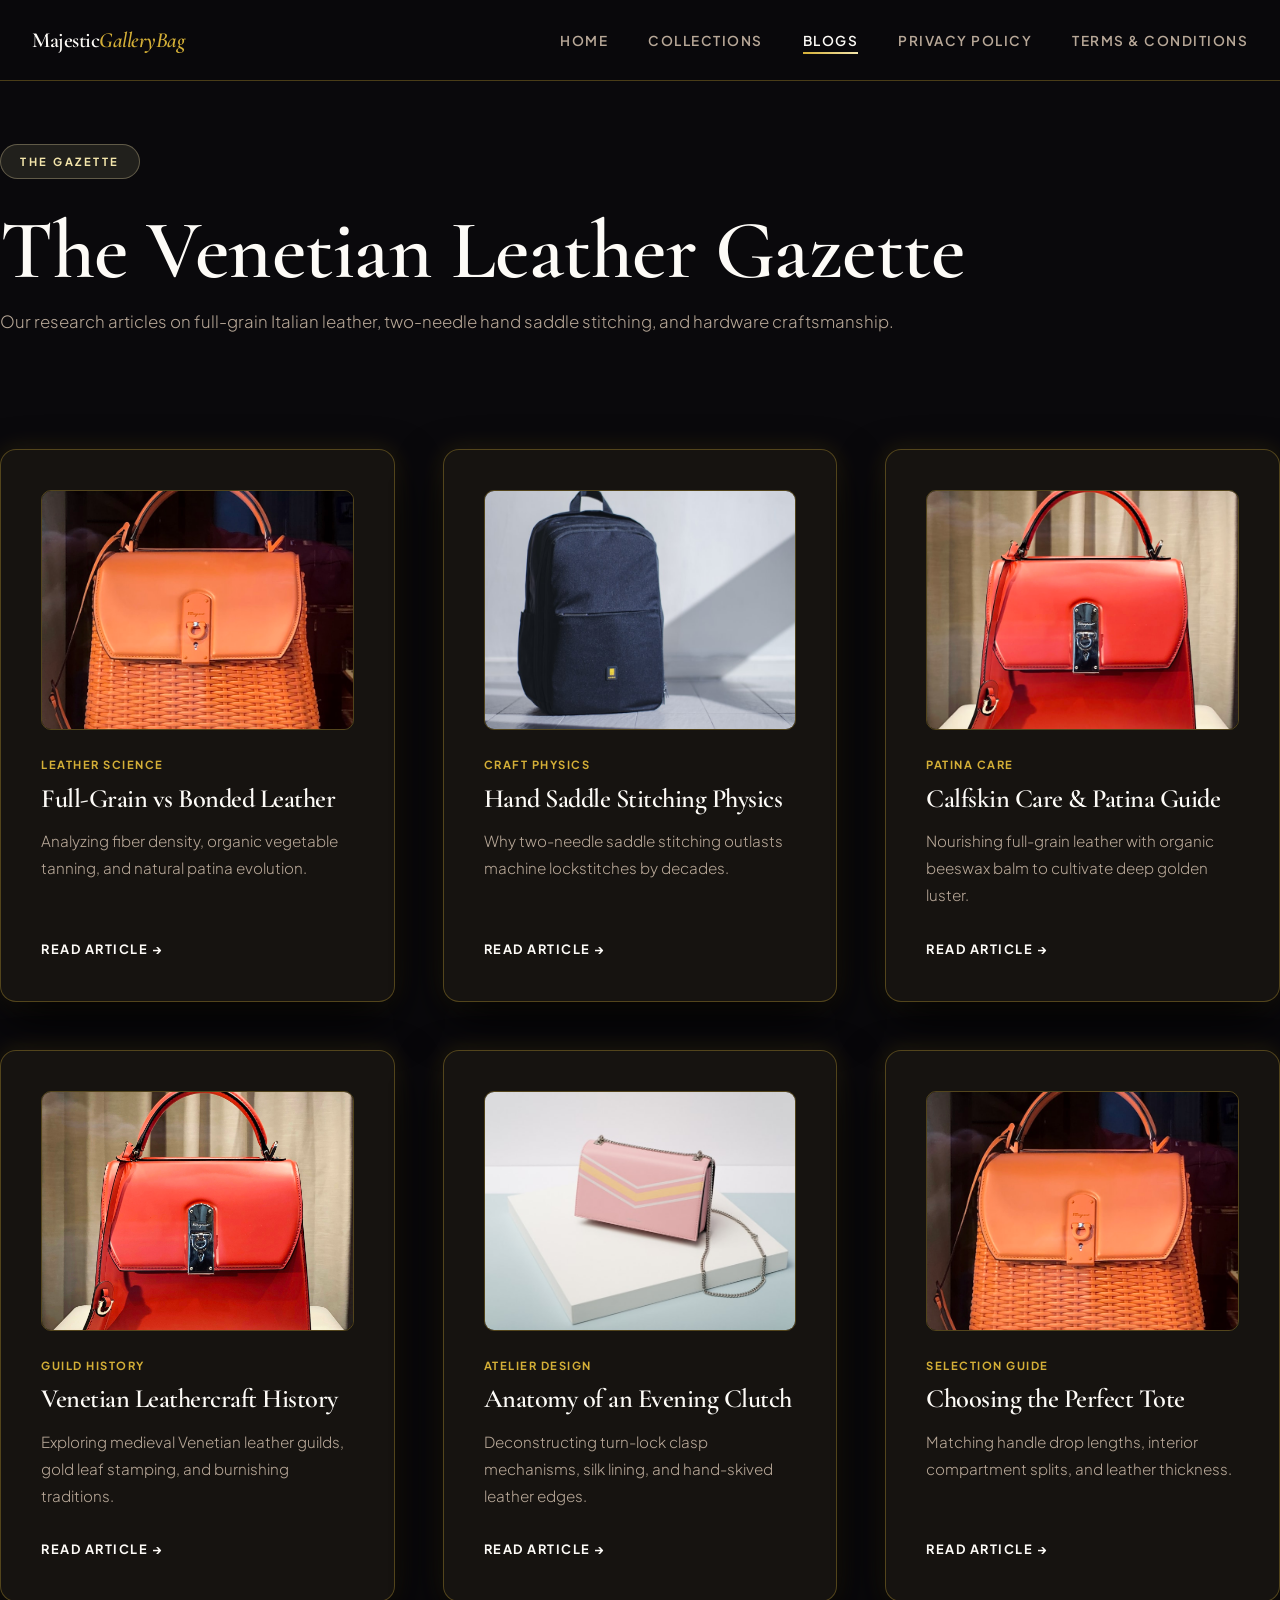
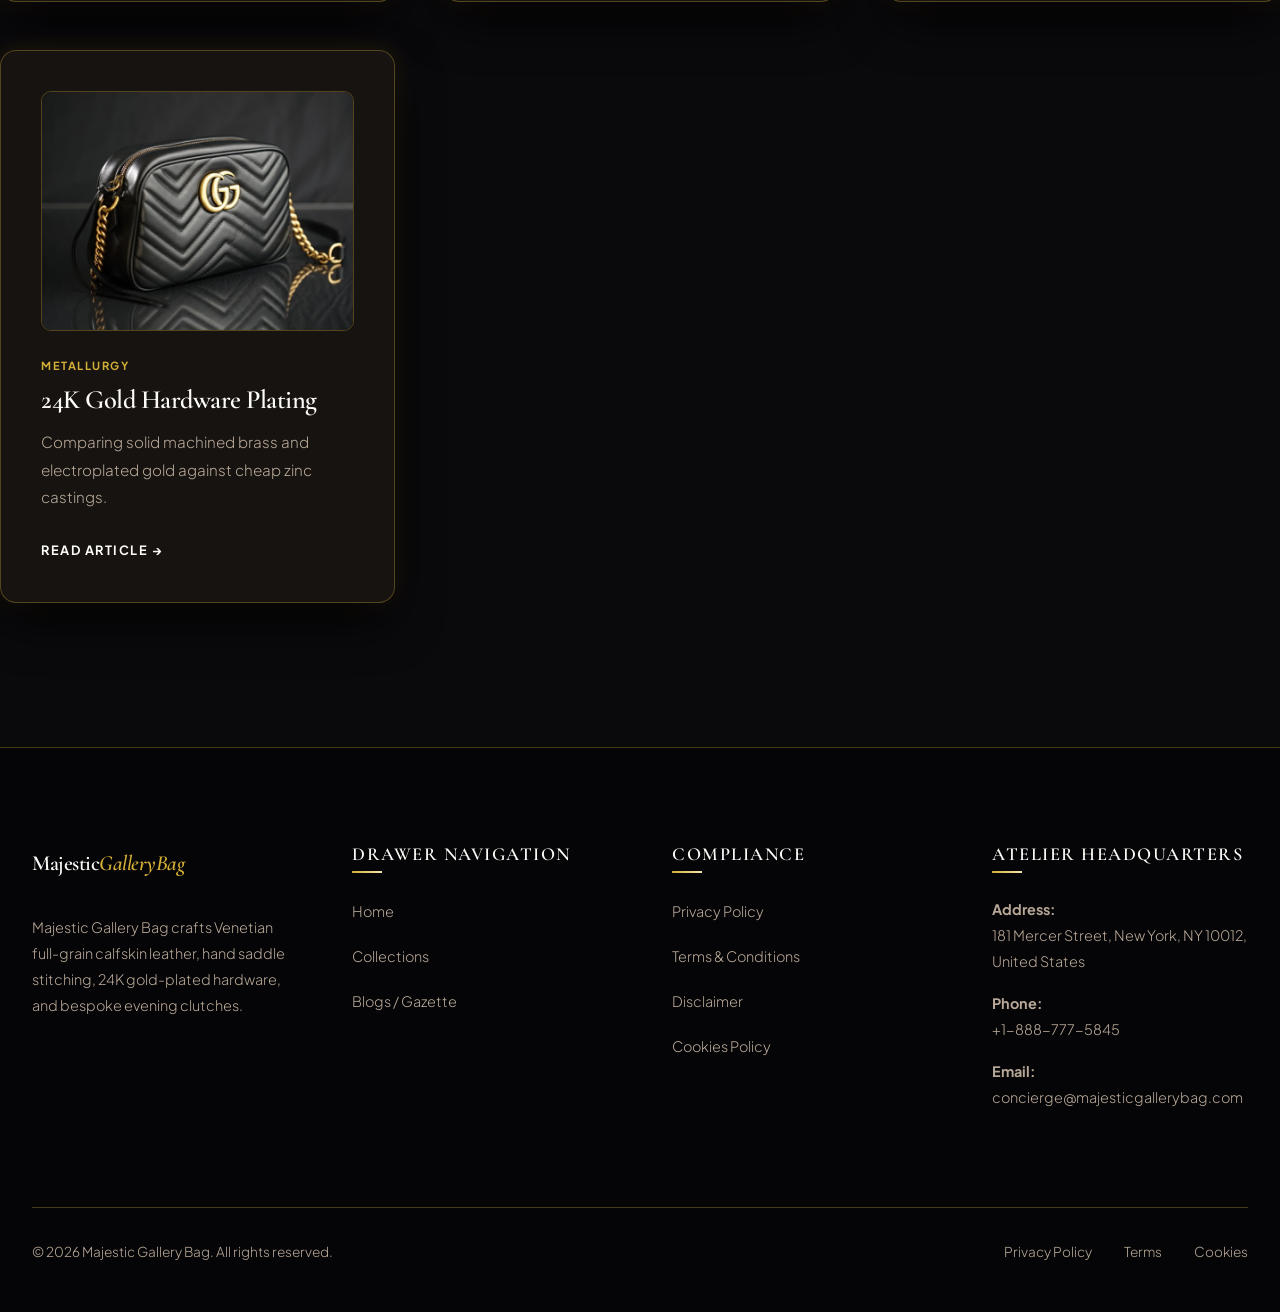
<file: blog/index.html>
<!DOCTYPE html>
<html lang="en">
<head>
    <!-- Google tag (gtag.js) -->
    <script async src="https://www.googletagmanager.com/gtag/js?id=G-0LY0HY7L01"></script>
    <script>
      window.dataLayer = window.dataLayer || [];
      function gtag(){dataLayer.push(arguments);}
      gtag('js', new Date());

      gtag('config', 'G-0LY0HY7L01');
    </script>
    <meta charset="UTF-8">
    <meta name="viewport" content="width=device-width, initial-scale=1.0">
    <meta name="description" content="The Venetian Leather Gazette. Expert articles on full-grain calfskin leather, hand saddle stitching, hardware plating, and patina care.">
    <title>The Venetian Leather Gazette | Majestic Gallery Bag</title>
    <link rel="stylesheet" href="../style.css">
</head>
<body>

    <!-- Header Navigation -->
    <header>
        <nav class="navbar">
            <a href="../index.php" class="logo">Majestic<span>GalleryBag</span></a>
            <ul class="nav-links">
                <li><a href="../index.php">Home</a></li>
                <li><a href="../collections.html">Collections</a></li>
                <li><a href="index.html" class="active">Blogs</a></li>
                <li><a href="../privacy-policy.html">Privacy Policy</a></li>
                <li><a href="../terms.html">Terms & Conditions</a></li>
            </ul>
            <button class="menu-btn" aria-label="Toggle Navigation">
                <span></span>
                <span></span>
                <span></span>
            </button>
        </nav>
    </header>

    <!-- Main Content -->
    <main style="padding-top: 9rem; max-width: 1280px; margin: 0 auto;">
        
        <div class="section-title reveal-item">
            <span class="hero-badge">THE GAZETTE</span>
            <h1>The Venetian Leather Gazette</h1>
            <p>Our research articles on full-grain Italian leather, two-needle hand saddle stitching, and hardware craftsmanship.</p>
        </div>

        <section style="padding: 3rem 0 9rem;">
            <div class="features-grid">
                
                <!-- Blog 1 -->
                <div class="luxury-card reveal-item">
                    <div class="feature-img-wrapper">
                        <img src="../img/journal1.jpg" alt="Full-grain vegetable tanned Italian leather vs bonded synthetic leather durability audit" loading="lazy">
                    </div>
                    <div class="feature-content">
                        <span class="blog-tag">Leather Science</span>
                        <h3>Full-Grain vs Bonded Leather</h3>
                        <p class="blog-excerpt">Analyzing fiber density, organic vegetable tanning, and natural patina evolution.</p>
                        <a href="full-grain-vegetable-tanned-leather-vs-bonded-leather.html" class="blog-link">Read Article &rarr;</a>
                    </div>
                </div>

                <!-- Blog 2 -->
                <div class="luxury-card reveal-item">
                    <div class="feature-img-wrapper">
                        <img src="../img/craft.jpg" alt="Two-needle hand saddle stitching vs machine lockstitch strength" loading="lazy">
                    </div>
                    <div class="feature-content">
                        <span class="blog-tag">Craft Physics</span>
                        <h3>Hand Saddle Stitching Physics</h3>
                        <p class="blog-excerpt">Why two-needle saddle stitching outlasts machine lockstitches by decades.</p>
                        <a href="two-needle-hand-saddle-stitching-vs-machine-lockstitch.html" class="blog-link">Read Article &rarr;</a>
                    </div>
                </div>

                <!-- Blog 3 -->
                <div class="luxury-card reveal-item">
                    <div class="feature-img-wrapper">
                        <img src="../img/journal2.jpg" alt="Caring for luxury calfskin handbags and patina" loading="lazy">
                    </div>
                    <div class="feature-content">
                        <span class="blog-tag">Patina Care</span>
                        <h3>Calfskin Care & Patina Guide</h3>
                        <p class="blog-excerpt">Nourishing full-grain leather with organic beeswax balm to cultivate deep golden luster.</p>
                        <a href="caring-for-luxury-calfskin-handbags-and-patina.html" class="blog-link">Read Article &rarr;</a>
                    </div>
                </div>

                <!-- Blog 4 -->
                <div class="luxury-card reveal-item">
                    <div class="feature-img-wrapper">
                        <img src="../img/hero_bag.jpg" alt="History of Venetian leathercraft and guild traditions" loading="lazy">
                    </div>
                    <div class="feature-content">
                        <span class="blog-tag">Guild History</span>
                        <h3>Venetian Leathercraft History</h3>
                        <p class="blog-excerpt">Exploring medieval Venetian leather guilds, gold leaf stamping, and burnishing traditions.</p>
                        <a href="history-of-venetian-leathercraft-and-guild-traditions.html" class="blog-link">Read Article &rarr;</a>
                    </div>
                </div>

                <!-- Blog 5 -->
                <div class="luxury-card reveal-item">
                    <div class="feature-img-wrapper">
                        <img src="../img/bag2.jpg" alt="Anatomy of a bespoke luxury evening clutch" loading="lazy">
                    </div>
                    <div class="feature-content">
                        <span class="blog-tag">Atelier Design</span>
                        <h3>Anatomy of an Evening Clutch</h3>
                        <p class="blog-excerpt">Deconstructing turn-lock clasp mechanisms, silk lining, and hand-skived leather edges.</p>
                        <a href="anatomy-of-a-bespoke-luxury-evening-clutch.html" class="blog-link">Read Article &rarr;</a>
                    </div>
                </div>

                <!-- Blog 6 -->
                <div class="luxury-card reveal-item">
                    <div class="feature-img-wrapper">
                        <img src="../img/bag1.jpg" alt="Choosing the perfect full-grain leather tote" loading="lazy">
                    </div>
                    <div class="feature-content">
                        <span class="blog-tag">Selection Guide</span>
                        <h3>Choosing the Perfect Tote</h3>
                        <p class="blog-excerpt">Matching handle drop lengths, interior compartment splits, and leather thickness.</p>
                        <a href="choosing-the-perfect-full-grain-leather-tote.html" class="blog-link">Read Article &rarr;</a>
                    </div>
                </div>

                <!-- Blog 7 -->
                <div class="luxury-card reveal-item">
                    <div class="feature-img-wrapper">
                        <img src="../img/bag3.jpg" alt="Hardware craftsmanship 24K gold plating vs zinc alloy" loading="lazy">
                    </div>
                    <div class="feature-content">
                        <span class="blog-tag">Metallurgy</span>
                        <h3>24K Gold Hardware Plating</h3>
                        <p class="blog-excerpt">Comparing solid machined brass and electroplated gold against cheap zinc castings.</p>
                        <a href="hardware-craftsmanship-24k-gold-plating-vs-zinc-alloy.html" class="blog-link">Read Article &rarr;</a>
                    </div>
                </div>

            </div>
        </section>

    </main>

    <!-- Footer (Sleek Compact Logo: 1.35rem) -->
    <footer>
        <div class="footer-container">
            <div class="footer-col" style="flex: 1.5;">
                <a href="../index.php" class="logo" style="margin-bottom: 2rem; display: inline-block;">Majestic<span>GalleryBag</span></a>
                <p>Majestic Gallery Bag crafts Venetian full-grain calfskin leather, hand saddle stitching, 24K gold-plated hardware, and bespoke evening clutches.</p>
            </div>
            <div class="footer-col">
                <h4>Drawer Navigation</h4>
                <ul>
                    <li><a href="../index.php">Home</a></li>
                    <li><a href="../collections.html">Collections</a></li>
                    <li><a href="index.html">Blogs / Gazette</a></li>
                </ul>
            </div>
            <div class="footer-col">
                <h4>Compliance</h4>
                <ul>
                    <li><a href="../privacy-policy.html">Privacy Policy</a></li>
                    <li><a href="../terms.html">Terms & Conditions</a></li>
                    <li><a href="../disclaimer.html">Disclaimer</a></li>
                    <li><a href="../cookies.html">Cookies Policy</a></li>
                </ul>
            </div>
            <div class="footer-col" style="flex: 1.2;">
                <h4>Atelier Headquarters</h4>
                <p><strong>Address:</strong><br>181 Mercer Street, New York, NY 10012, United States</p>
                <p><strong>Phone:</strong><br>+1-888-777-5845</p>
                <p><strong>Email:</strong><br>concierge@majesticgallerybag.com</p>
            </div>
        </div>
        <div class="footer-bottom">
            <p>&copy; 2026 Majestic Gallery Bag. All rights reserved.</p>
            <div class="footer-bottom-links">
                <a href="../privacy-policy.html">Privacy Policy</a>
                <a href="../terms.html">Terms</a>
                <a href="../cookies.html">Cookies</a>
            </div>
        </div>
    </footer>

    <script src="../script.js"></script>
</body>
</html>
</file>
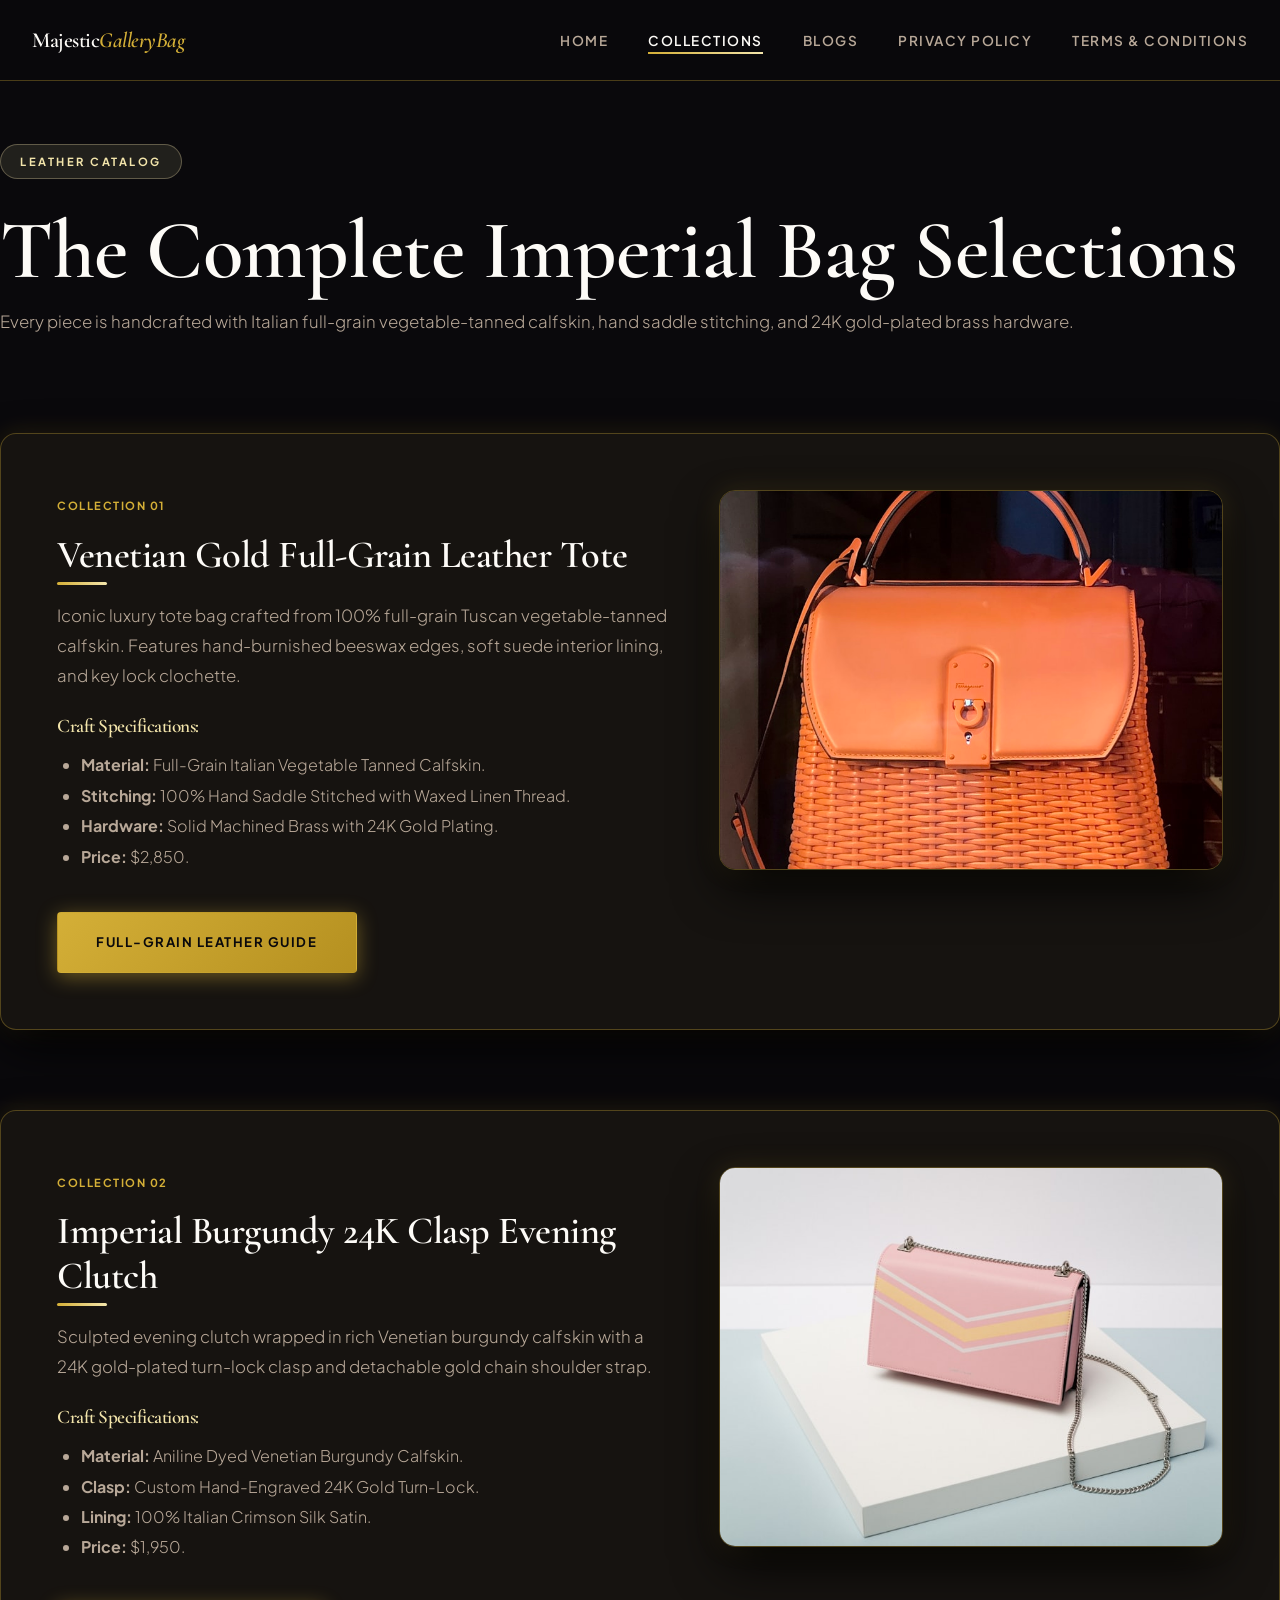
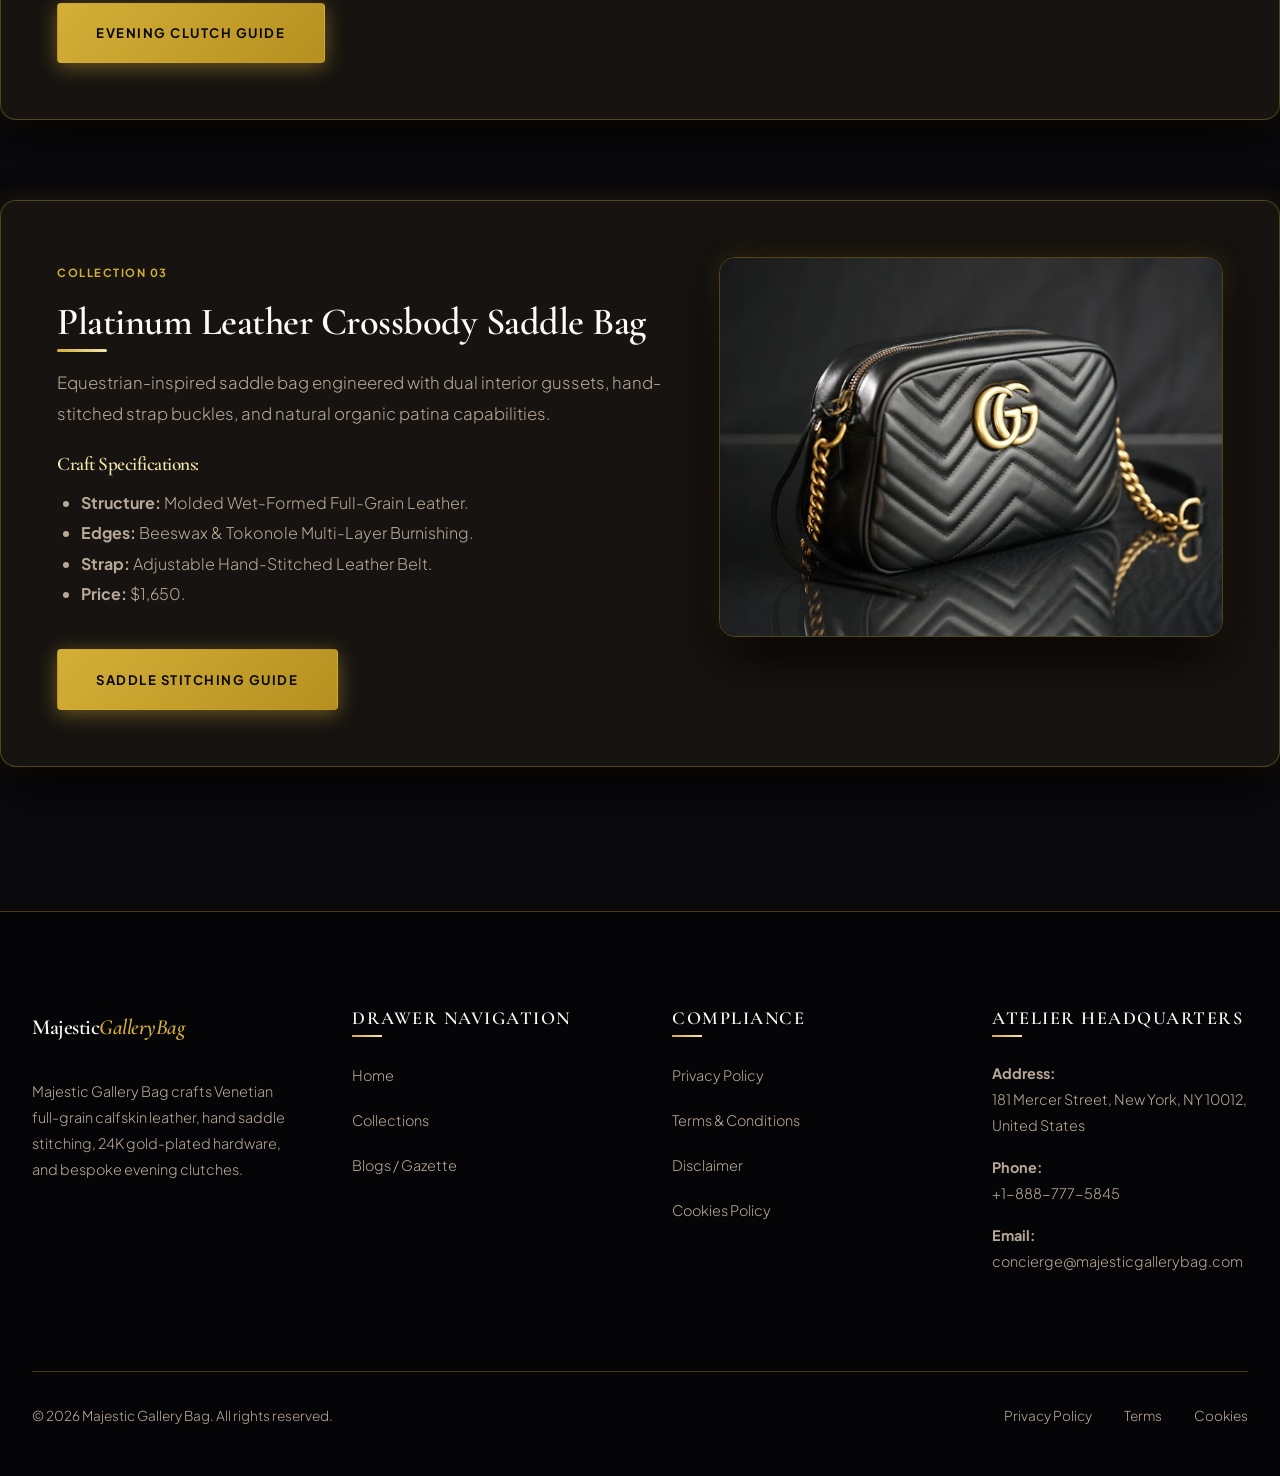
<file: collections.html>
<!DOCTYPE html>
<html lang="en">
<head>
    <!-- Google tag (gtag.js) -->
    <script async src="https://www.googletagmanager.com/gtag/js?id=G-0LY0HY7L01"></script>
    <script>
      window.dataLayer = window.dataLayer || [];
      function gtag(){dataLayer.push(arguments);}
      gtag('js', new Date());

      gtag('config', 'G-0LY0HY7L01');
    </script>
    <meta charset="UTF-8">
    <meta name="viewport" content="width=device-width, initial-scale=1.0">
    <meta name="description" content="Explore our complete Majestic Leather Bag Selections. Featuring Venetian gold totes, imperial evening clutches, and platinum saddle bags.">
    <title>The Majestic Bag Collections | Majestic Gallery Bag</title>
    <link rel="stylesheet" href="style.css">
</head>
<body>

    <!-- Header Navigation -->
    <header>
        <nav class="navbar">
            <a href="index.php" class="logo">Majestic<span>GalleryBag</span></a>
            <ul class="nav-links">
                <li><a href="index.php">Home</a></li>
                <li><a href="collections.html" class="active">Collections</a></li>
                <li><a href="blog/index.html">Blogs</a></li>
                <li><a href="privacy-policy.html">Privacy Policy</a></li>
                <li><a href="terms.html">Terms & Conditions</a></li>
            </ul>
            <button class="menu-btn" aria-label="Toggle Navigation">
                <span></span>
                <span></span>
                <span></span>
            </button>
        </nav>
    </header>

    <!-- Main Content Container -->
    <main style="padding-top: 9rem; max-width: 1280px; margin: 0 auto;">
        
        <div class="section-title reveal-item">
            <span class="hero-badge">LEATHER CATALOG</span>
            <h1>The Complete Imperial Bag Selections</h1>
            <p>Every piece is handcrafted with Italian full-grain vegetable-tanned calfskin, hand saddle stitching, and 24K gold-plated brass hardware.</p>
        </div>

        <!-- Catalog Detail Section -->
        <section style="padding: 2rem 0 9rem; display: flex; flex-direction: column; gap: 5rem;">
            
            <!-- Category 1: Venetian Gold Full-Grain Leather Tote -->
            <div class="luxury-card reveal-item" style="padding: 3.5rem;">
                <div style="display: flex; justify-content: space-between; align-items: flex-start; flex-wrap: wrap; gap: 3rem;">
                    <div style="flex: 1.1; min-width: 320px;">
                        <span class="blog-tag">COLLECTION 01</span>
                        <h2 style="font-size: 2.4rem; margin-top: 0.5rem; margin-bottom: 1.5rem; border-left: none; padding-left: 0;">Venetian Gold Full-Grain Leather Tote</h2>
                        <p style="color: var(--color-fg-muted); font-size: 1.05rem; margin-bottom: 1.5rem; line-height: 1.8;">Iconic luxury tote bag crafted from 100% full-grain Tuscan vegetable-tanned calfskin. Features hand-burnished beeswax edges, soft suede interior lining, and key lock clochette.</p>
                        
                        <h4 style="font-family: var(--font-heading); margin-bottom: 0.8rem; font-size: 1.2rem; color: var(--color-champagne);">Craft Specifications:</h4>
                        <ul style="margin-left: 1.5rem; margin-bottom: 2.5rem; color: var(--color-fg-muted); line-height: 1.9;">
                            <li><strong>Material:</strong> Full-Grain Italian Vegetable Tanned Calfskin.</li>
                            <li><strong>Stitching:</strong> 100% Hand Saddle Stitched with Waxed Linen Thread.</li>
                            <li><strong>Hardware:</strong> Solid Machined Brass with 24K Gold Plating.</li>
                            <li><strong>Price:</strong> $2,850.</li>
                        </ul>
                        <a href="blog/full-grain-vegetable-tanned-leather-vs-bonded-leather.html" class="btn btn-primary">Full-Grain Leather Guide</a>
                    </div>
                    <div style="flex: 0.9; min-width: 320px; height: 380px; border-radius: 16px; overflow: hidden; border: 1px solid var(--color-border); box-shadow: var(--card-shadow);">
                        <img src="img/bag1.jpg" alt="Venetian gold full-grain leather tote bag with hand-burnished edges" style="width: 100%; height: 100%; object-fit: cover;">
                    </div>
                </div>
            </div>

            <!-- Category 2: Imperial Burgundy 24K Clasp Evening Clutch -->
            <div class="luxury-card reveal-item" style="padding: 3.5rem;">
                <div style="display: flex; justify-content: space-between; align-items: flex-start; flex-wrap: wrap; gap: 3rem;">
                    <div style="flex: 1.1; min-width: 320px;">
                        <span class="blog-tag">COLLECTION 02</span>
                        <h2 style="font-size: 2.4rem; margin-top: 0.5rem; margin-bottom: 1.5rem; border-left: none; padding-left: 0;">Imperial Burgundy 24K Clasp Evening Clutch</h2>
                        <p style="color: var(--color-fg-muted); font-size: 1.05rem; margin-bottom: 1.5rem; line-height: 1.8;">Sculpted evening clutch wrapped in rich Venetian burgundy calfskin with a 24K gold-plated turn-lock clasp and detachable gold chain shoulder strap.</p>
                        
                        <h4 style="font-family: var(--font-heading); margin-bottom: 0.8rem; font-size: 1.2rem; color: var(--color-champagne);">Craft Specifications:</h4>
                        <ul style="margin-left: 1.5rem; margin-bottom: 2.5rem; color: var(--color-fg-muted); line-height: 1.9;">
                            <li><strong>Material:</strong> Aniline Dyed Venetian Burgundy Calfskin.</li>
                            <li><strong>Clasp:</strong> Custom Hand-Engraved 24K Gold Turn-Lock.</li>
                            <li><strong>Lining:</strong> 100% Italian Crimson Silk Satin.</li>
                            <li><strong>Price:</strong> $1,950.</li>
                        </ul>
                        <a href="blog/anatomy-of-a-bespoke-luxury-evening-clutch.html" class="btn btn-primary">Evening Clutch Guide</a>
                    </div>
                    <div style="flex: 0.9; min-width: 320px; height: 380px; border-radius: 16px; overflow: hidden; border: 1px solid var(--color-border); box-shadow: var(--card-shadow);">
                        <img src="img/bag2.jpg" alt="Imperial burgundy evening clutch with 24K gold-plated lock clasp" style="width: 100%; height: 100%; object-fit: cover;">
                    </div>
                </div>
            </div>

            <!-- Category 3: Platinum Leather Crossbody Saddle -->
            <div class="luxury-card reveal-item" style="padding: 3.5rem;">
                <div style="display: flex; justify-content: space-between; align-items: flex-start; flex-wrap: wrap; gap: 3rem;">
                    <div style="flex: 1.1; min-width: 320px;">
                        <span class="blog-tag">COLLECTION 03</span>
                        <h2 style="font-size: 2.4rem; margin-top: 0.5rem; margin-bottom: 1.5rem; border-left: none; padding-left: 0;">Platinum Leather Crossbody Saddle Bag</h2>
                        <p style="color: var(--color-fg-muted); font-size: 1.05rem; margin-bottom: 1.5rem; line-height: 1.8;">Equestrian-inspired saddle bag engineered with dual interior gussets, hand-stitched strap buckles, and natural organic patina capabilities.</p>
                        
                        <h4 style="font-family: var(--font-heading); margin-bottom: 0.8rem; font-size: 1.2rem; color: var(--color-champagne);">Craft Specifications:</h4>
                        <ul style="margin-left: 1.5rem; margin-bottom: 2.5rem; color: var(--color-fg-muted); line-height: 1.9;">
                            <li><strong>Structure:</strong> Molded Wet-Formed Full-Grain Leather.</li>
                            <li><strong>Edges:</strong> Beeswax & Tokonole Multi-Layer Burnishing.</li>
                            <li><strong>Strap:</strong> Adjustable Hand-Stitched Leather Belt.</li>
                            <li><strong>Price:</strong> $1,650.</li>
                        </ul>
                        <a href="blog/two-needle-hand-saddle-stitching-vs-machine-lockstitch.html" class="btn btn-primary">Saddle Stitching Guide</a>
                    </div>
                    <div style="flex: 0.9; min-width: 320px; height: 380px; border-radius: 16px; overflow: hidden; border: 1px solid var(--color-border); box-shadow: var(--card-shadow);">
                        <img src="img/bag3.jpg" alt="Platinum crossbody saddle bag with solid brass hardware" style="width: 100%; height: 100%; object-fit: cover;">
                    </div>
                </div>
            </div>

        </section>

    </main>

    <!-- Footer (Sleek Compact Logo: 1.35rem) -->
    <footer>
        <div class="footer-container">
            <div class="footer-col" style="flex: 1.5;">
                <a href="index.php" class="logo" style="margin-bottom: 2rem; display: inline-block;">Majestic<span>GalleryBag</span></a>
                <p>Majestic Gallery Bag crafts Venetian full-grain calfskin leather, hand saddle stitching, 24K gold-plated hardware, and bespoke evening clutches.</p>
            </div>
            <div class="footer-col">
                <h4>Drawer Navigation</h4>
                <ul>
                    <li><a href="index.php">Home</a></li>
                    <li><a href="collections.html">Collections</a></li>
                    <li><a href="blog/index.html">Blogs / Gazette</a></li>
                </ul>
            </div>
            <div class="footer-col">
                <h4>Compliance</h4>
                <ul>
                    <li><a href="privacy-policy.html">Privacy Policy</a></li>
                    <li><a href="terms.html">Terms & Conditions</a></li>
                    <li><a href="disclaimer.html">Disclaimer</a></li>
                    <li><a href="cookies.html">Cookies Policy</a></li>
                </ul>
            </div>
            <div class="footer-col" style="flex: 1.2;">
                <h4>Atelier Headquarters</h4>
                <p><strong>Address:</strong><br>181 Mercer Street, New York, NY 10012, United States</p>
                <p><strong>Phone:</strong><br>+1-888-777-5845</p>
                <p><strong>Email:</strong><br>concierge@majesticgallerybag.com</p>
            </div>
        </div>
        <div class="footer-bottom">
            <p>&copy; 2026 Majestic Gallery Bag. All rights reserved.</p>
            <div class="footer-bottom-links">
                <a href="privacy-policy.html">Privacy Policy</a>
                <a href="terms.html">Terms</a>
                <a href="cookies.html">Cookies</a>
            </div>
        </div>
    </footer>

    <script src="script.js"></script>
</body>
</html>
</file>
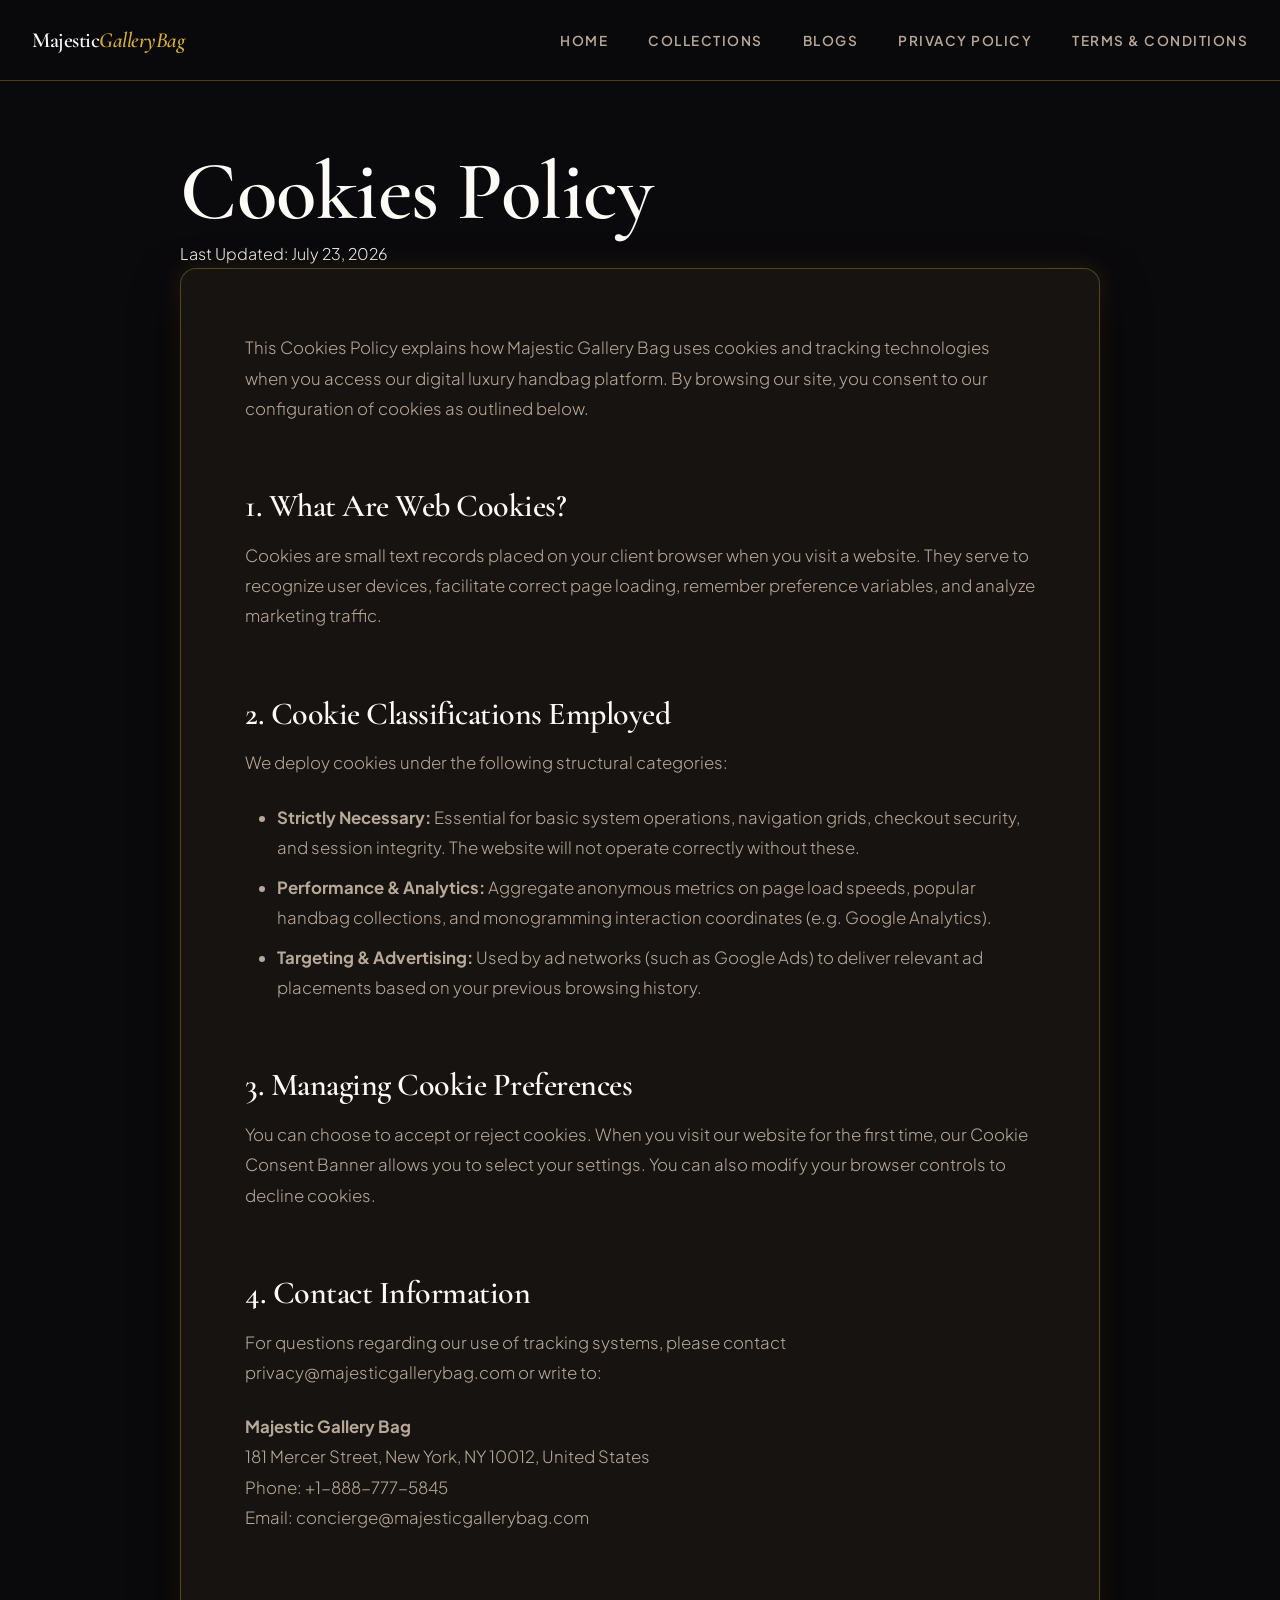
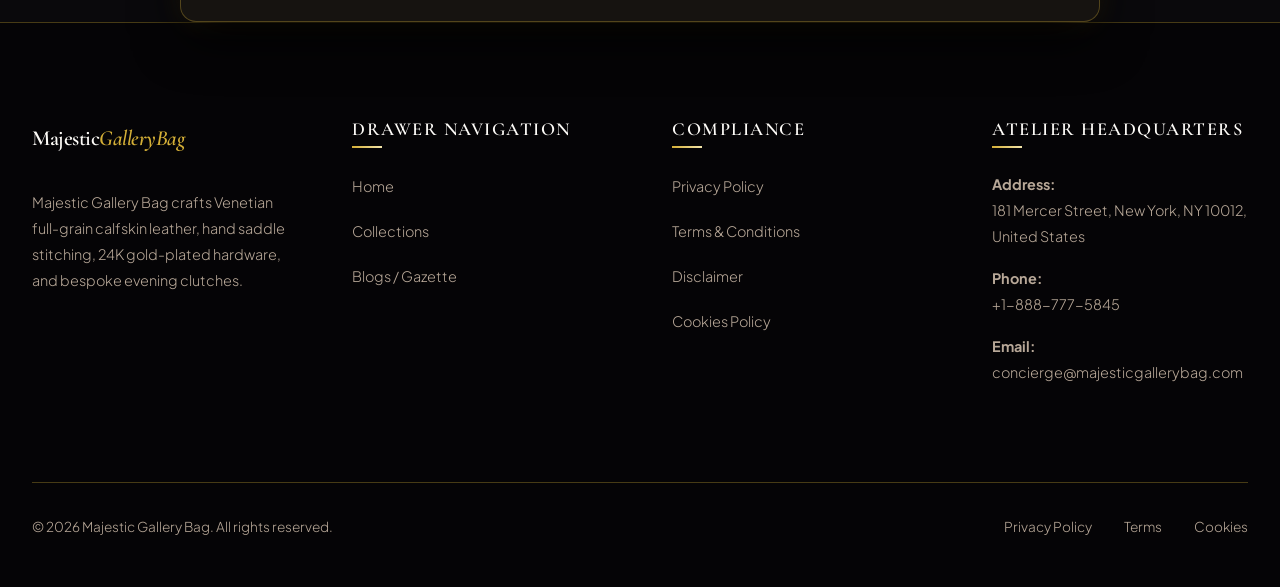
<file: cookies.html>
<!DOCTYPE html>
<html lang="en">
<head>
    <!-- Google tag (gtag.js) -->
    <script async src="https://www.googletagmanager.com/gtag/js?id=G-0LY0HY7L01"></script>
    <script>
      window.dataLayer = window.dataLayer || [];
      function gtag(){dataLayer.push(arguments);}
      gtag('js', new Date());

      gtag('config', 'G-0LY0HY7L01');
    </script>
    <meta charset="UTF-8">
    <meta name="viewport" content="width=device-width, initial-scale=1.0">
    <meta name="description" content="Cookies Policy for Majestic Gallery Bag. Learn how we use cookies, tracking analytics, and how to manage your choices.">
    <title>Cookies Policy | Majestic Gallery Bag</title>
    <link rel="stylesheet" href="style.css">
</head>
<body>

    <!-- Header Navigation -->
    <header>
        <nav class="navbar">
            <a href="index.php" class="logo">Majestic<span>GalleryBag</span></a>
            <ul class="nav-links">
                <li><a href="index.php">Home</a></li>
                <li><a href="collections.html">Collections</a></li>
                <li><a href="blog/index.html">Blogs</a></li>
                <li><a href="privacy-policy.html">Privacy Policy</a></li>
                <li><a href="terms.html">Terms & Conditions</a></li>
            </ul>
            <button class="menu-btn" aria-label="Toggle Navigation">
                <span></span>
                <span></span>
                <span></span>
            </button>
        </nav>
    </header>

    <!-- Main Content Container -->
    <main class="compliance-page" style="margin: 0 auto;">
        <h1>Cookies Policy</h1>
        <div class="meta-info">Last Updated: July 23, 2026</div>

        <div class="legal-content">
            <p>This Cookies Policy explains how Majestic Gallery Bag uses cookies and tracking technologies when you access our digital luxury handbag platform. By browsing our site, you consent to our configuration of cookies as outlined below.</p>

            <h2>1. What Are Web Cookies?</h2>
            <p>Cookies are small text records placed on your client browser when you visit a website. They serve to recognize user devices, facilitate correct page loading, remember preference variables, and analyze marketing traffic.</p>

            <h2>2. Cookie Classifications Employed</h2>
            <p>We deploy cookies under the following structural categories:</p>
            <ul>
                <li><strong>Strictly Necessary:</strong> Essential for basic system operations, navigation grids, checkout security, and session integrity. The website will not operate correctly without these.</li>
                <li><strong>Performance & Analytics:</strong> Aggregate anonymous metrics on page load speeds, popular handbag collections, and monogramming interaction coordinates (e.g. Google Analytics).</li>
                <li><strong>Targeting & Advertising:</strong> Used by ad networks (such as Google Ads) to deliver relevant ad placements based on your previous browsing history.</li>
            </ul>

            <h2>3. Managing Cookie Preferences</h2>
            <p>You can choose to accept or reject cookies. When you visit our website for the first time, our Cookie Consent Banner allows you to select your settings. You can also modify your browser controls to decline cookies.</p>

            <h2>4. Contact Information</h2>
            <p>For questions regarding our use of tracking systems, please contact privacy@majesticgallerybag.com or write to:</p>
            <p>
                <strong>Majestic Gallery Bag</strong><br>
                181 Mercer Street, New York, NY 10012, United States<br>
                Phone: +1-888-777-5845<br>
                Email: concierge@majesticgallerybag.com
            </p>
        </div>
    </main>

    <!-- Footer (Sleek Compact Logo: 1.35rem) -->
    <footer>
        <div class="footer-container">
            <div class="footer-col" style="flex: 1.5;">
                <a href="index.php" class="logo" style="margin-bottom: 2rem; display: inline-block;">Majestic<span>GalleryBag</span></a>
                <p>Majestic Gallery Bag crafts Venetian full-grain calfskin leather, hand saddle stitching, 24K gold-plated hardware, and bespoke evening clutches.</p>
            </div>
            <div class="footer-col">
                <h4>Drawer Navigation</h4>
                <ul>
                    <li><a href="index.php">Home</a></li>
                    <li><a href="collections.html">Collections</a></li>
                    <li><a href="blog/index.html">Blogs / Gazette</a></li>
                </ul>
            </div>
            <div class="footer-col">
                <h4>Compliance</h4>
                <ul>
                    <li><a href="privacy-policy.html">Privacy Policy</a></li>
                    <li><a href="terms.html">Terms & Conditions</a></li>
                    <li><a href="disclaimer.html">Disclaimer</a></li>
                    <li><a href="cookies.html">Cookies Policy</a></li>
                </ul>
            </div>
            <div class="footer-col" style="flex: 1.2;">
                <h4>Atelier Headquarters</h4>
                <p><strong>Address:</strong><br>181 Mercer Street, New York, NY 10012, United States</p>
                <p><strong>Phone:</strong><br>+1-888-777-5845</p>
                <p><strong>Email:</strong><br>concierge@majesticgallerybag.com</p>
            </div>
        </div>
        <div class="footer-bottom">
            <p>&copy; 2026 Majestic Gallery Bag. All rights reserved.</p>
            <div class="footer-bottom-links">
                <a href="privacy-policy.html">Privacy Policy</a>
                <a href="terms.html">Terms</a>
                <a href="cookies.html">Cookies</a>
            </div>
        </div>
    </footer>

    <script src="script.js"></script>
</body>
</html>
</file>
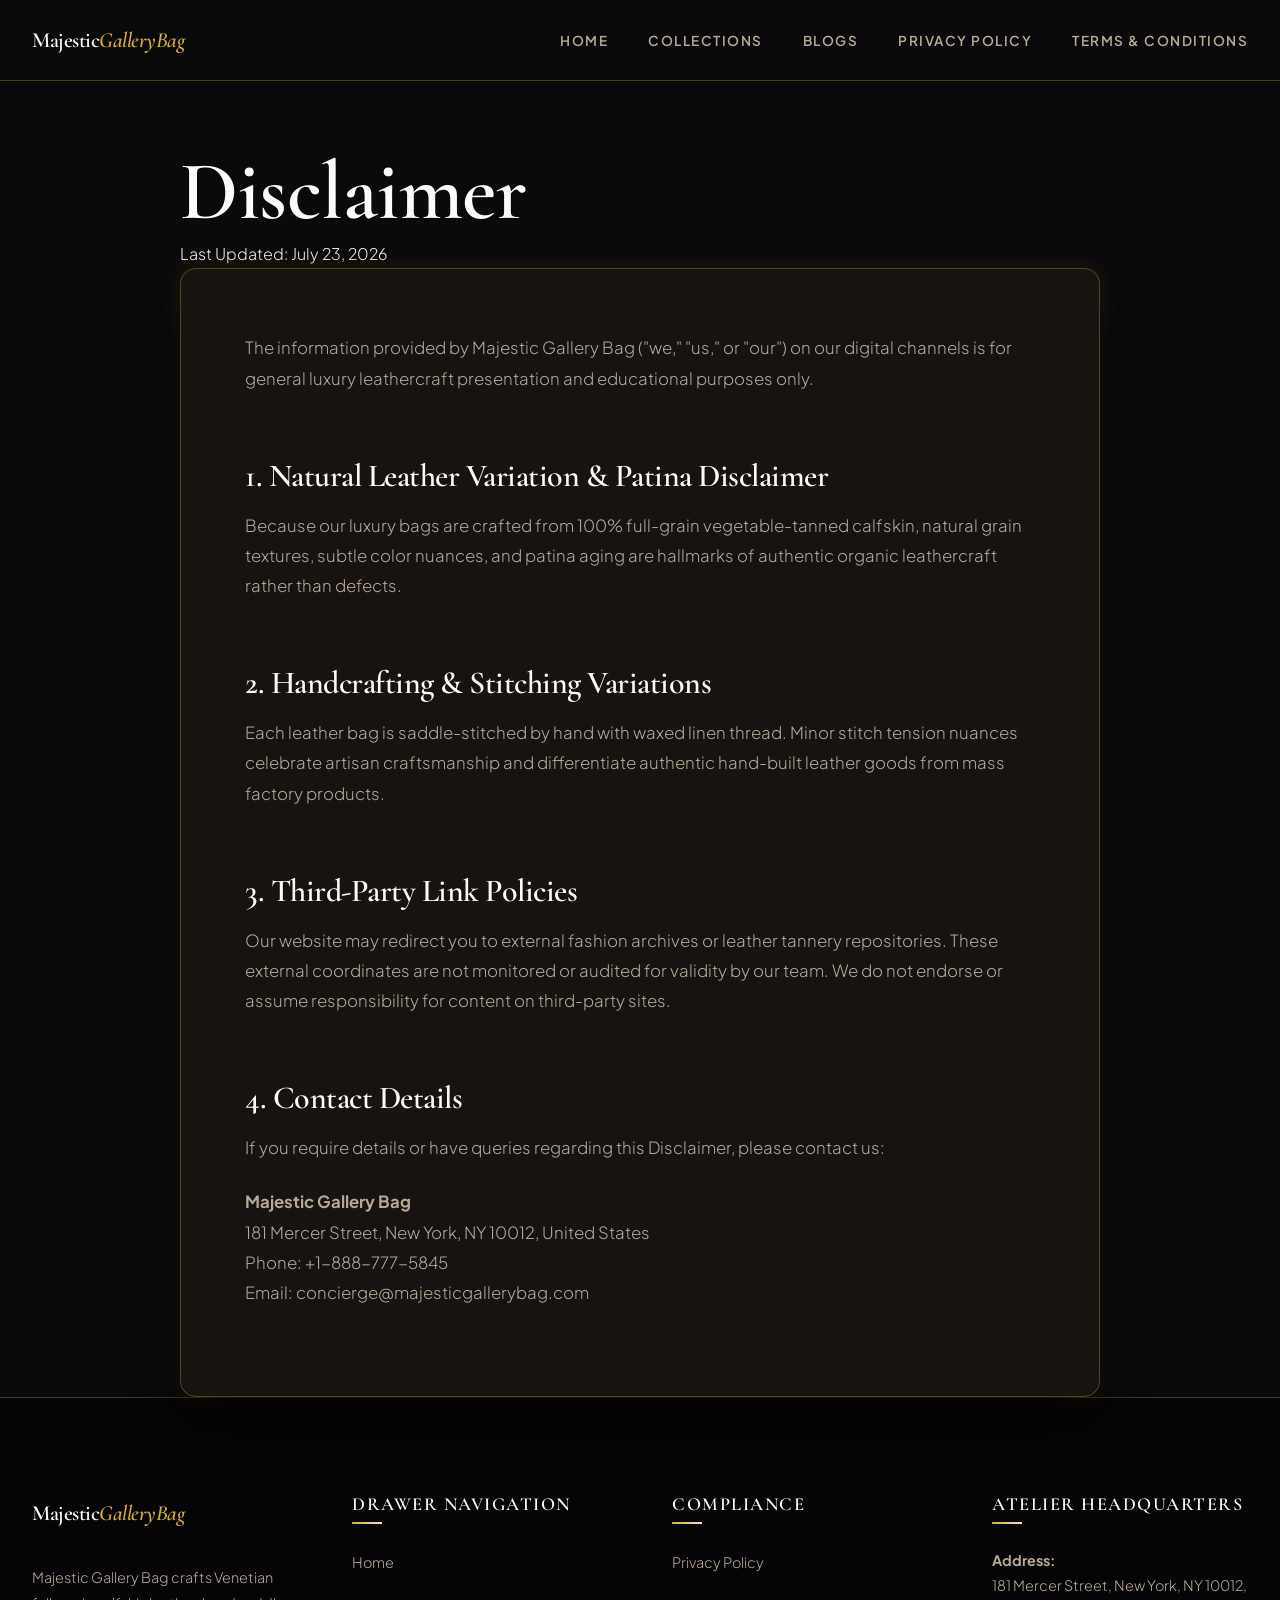
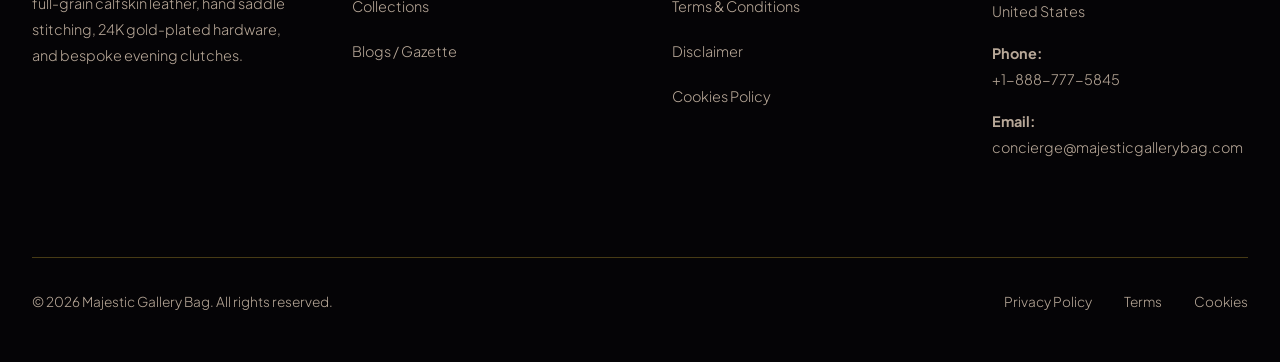
<file: disclaimer.html>
<!DOCTYPE html>
<html lang="en">
<head>
    <!-- Google tag (gtag.js) -->
    <script async src="https://www.googletagmanager.com/gtag/js?id=G-0LY0HY7L01"></script>
    <script>
      window.dataLayer = window.dataLayer || [];
      function gtag(){dataLayer.push(arguments);}
      gtag('js', new Date());

      gtag('config', 'G-0LY0HY7L01');
    </script>
    <meta charset="UTF-8">
    <meta name="viewport" content="width=device-width, initial-scale=1.0">
    <meta name="description" content="Disclaimer for Majestic Gallery Bag. Learn about natural full-grain leather character, organic patina variations, and third-party links.">
    <title>Disclaimer | Majestic Gallery Bag</title>
    <link rel="stylesheet" href="style.css">
</head>
<body>

    <!-- Header Navigation -->
    <header>
        <nav class="navbar">
            <a href="index.php" class="logo">Majestic<span>GalleryBag</span></a>
            <ul class="nav-links">
                <li><a href="index.php">Home</a></li>
                <li><a href="collections.html">Collections</a></li>
                <li><a href="blog/index.html">Blogs</a></li>
                <li><a href="privacy-policy.html">Privacy Policy</a></li>
                <li><a href="terms.html">Terms & Conditions</a></li>
            </ul>
            <button class="menu-btn" aria-label="Toggle Navigation">
                <span></span>
                <span></span>
                <span></span>
            </button>
        </nav>
    </header>

    <!-- Main Content Container -->
    <main class="compliance-page" style="margin: 0 auto;">
        <h1>Disclaimer</h1>
        <div class="meta-info">Last Updated: July 23, 2026</div>

        <div class="legal-content">
            <p>The information provided by Majestic Gallery Bag ("we," "us," or "our") on our digital channels is for general luxury leathercraft presentation and educational purposes only.</p>

            <h2>1. Natural Leather Variation & Patina Disclaimer</h2>
            <p>Because our luxury bags are crafted from 100% full-grain vegetable-tanned calfskin, natural grain textures, subtle color nuances, and patina aging are hallmarks of authentic organic leathercraft rather than defects.</p>

            <h2>2. Handcrafting & Stitching Variations</h2>
            <p>Each leather bag is saddle-stitched by hand with waxed linen thread. Minor stitch tension nuances celebrate artisan craftsmanship and differentiate authentic hand-built leather goods from mass factory products.</p>

            <h2>3. Third-Party Link Policies</h2>
            <p>Our website may redirect you to external fashion archives or leather tannery repositories. These external coordinates are not monitored or audited for validity by our team. We do not endorse or assume responsibility for content on third-party sites.</p>

            <h2>4. Contact Details</h2>
            <p>If you require details or have queries regarding this Disclaimer, please contact us:</p>
            <p>
                <strong>Majestic Gallery Bag</strong><br>
                181 Mercer Street, New York, NY 10012, United States<br>
                Phone: +1-888-777-5845<br>
                Email: concierge@majesticgallerybag.com
            </p>
        </div>
    </main>

    <!-- Footer (Sleek Compact Logo: 1.35rem) -->
    <footer>
        <div class="footer-container">
            <div class="footer-col" style="flex: 1.5;">
                <a href="index.php" class="logo" style="margin-bottom: 2rem; display: inline-block;">Majestic<span>GalleryBag</span></a>
                <p>Majestic Gallery Bag crafts Venetian full-grain calfskin leather, hand saddle stitching, 24K gold-plated hardware, and bespoke evening clutches.</p>
            </div>
            <div class="footer-col">
                <h4>Drawer Navigation</h4>
                <ul>
                    <li><a href="index.php">Home</a></li>
                    <li><a href="collections.html">Collections</a></li>
                    <li><a href="blog/index.html">Blogs / Gazette</a></li>
                </ul>
            </div>
            <div class="footer-col">
                <h4>Compliance</h4>
                <ul>
                    <li><a href="privacy-policy.html">Privacy Policy</a></li>
                    <li><a href="terms.html">Terms & Conditions</a></li>
                    <li><a href="disclaimer.html">Disclaimer</a></li>
                    <li><a href="cookies.html">Cookies Policy</a></li>
                </ul>
            </div>
            <div class="footer-col" style="flex: 1.2;">
                <h4>Atelier Headquarters</h4>
                <p><strong>Address:</strong><br>181 Mercer Street, New York, NY 10012, United States</p>
                <p><strong>Phone:</strong><br>+1-888-777-5845</p>
                <p><strong>Email:</strong><br>concierge@majesticgallerybag.com</p>
            </div>
        </div>
        <div class="footer-bottom">
            <p>&copy; 2026 Majestic Gallery Bag. All rights reserved.</p>
            <div class="footer-bottom-links">
                <a href="privacy-policy.html">Privacy Policy</a>
                <a href="terms.html">Terms</a>
                <a href="cookies.html">Cookies</a>
            </div>
        </div>
    </footer>

    <script src="script.js"></script>
</body>
</html>
</file>
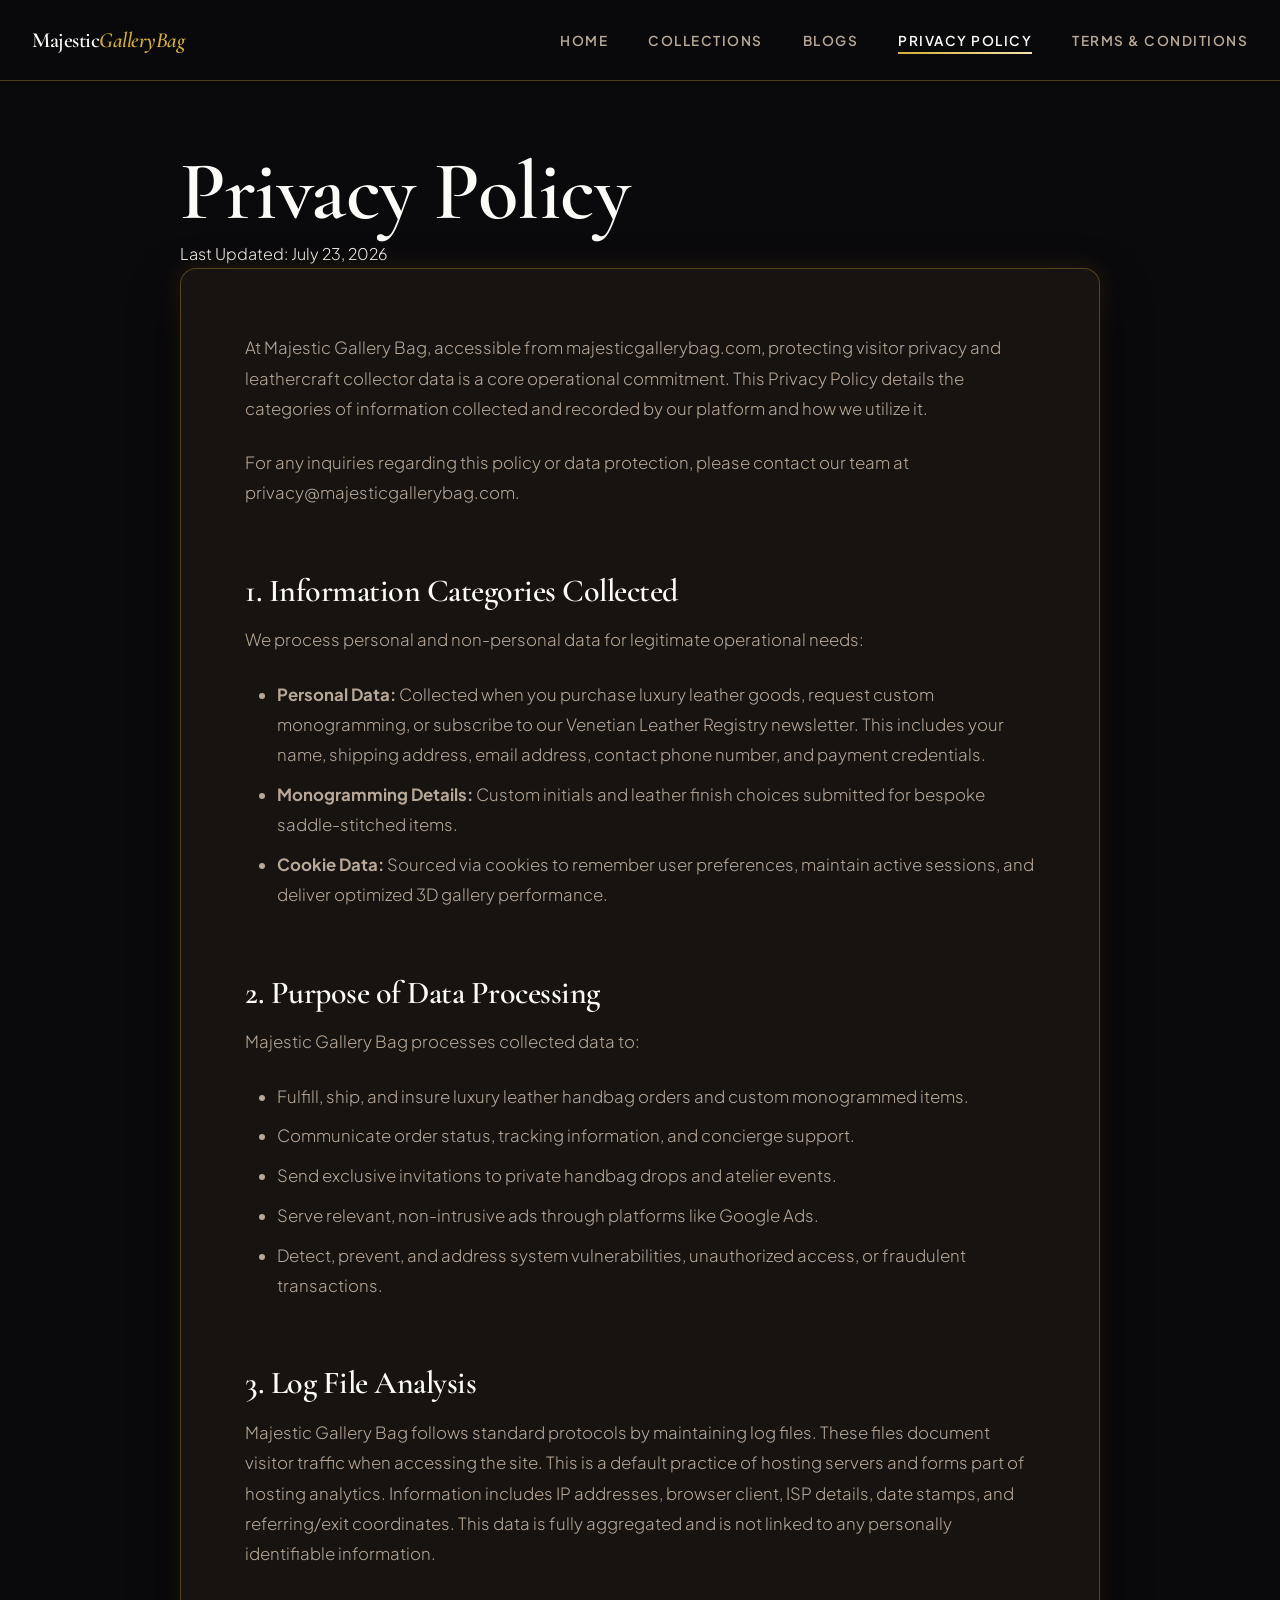
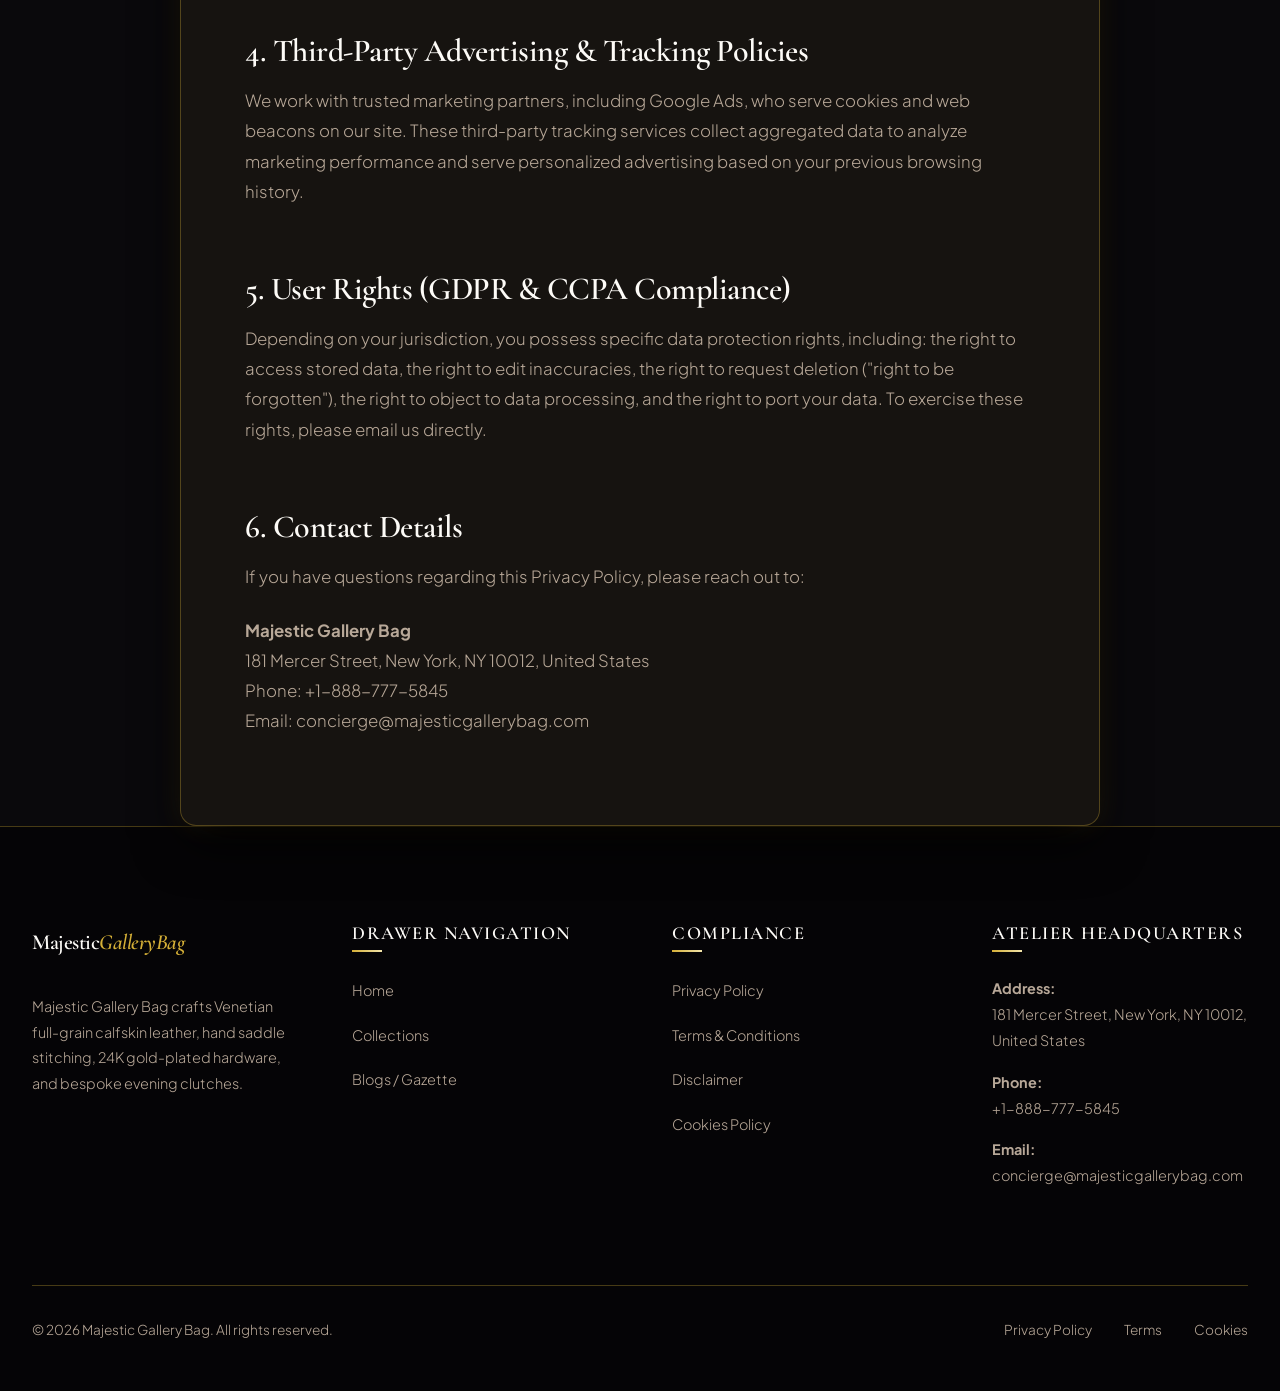
<file: privacy-policy.html>
<!DOCTYPE html>
<html lang="en">
<head>
    <!-- Google tag (gtag.js) -->
    <script async src="https://www.googletagmanager.com/gtag/js?id=G-0LY0HY7L01"></script>
    <script>
      window.dataLayer = window.dataLayer || [];
      function gtag(){dataLayer.push(arguments);}
      gtag('js', new Date());

      gtag('config', 'G-0LY0HY7L01');
    </script>
    <meta charset="UTF-8">
    <meta name="viewport" content="width=device-width, initial-scale=1.0">
    <meta name="description" content="Privacy Policy for Majestic Gallery Bag. Learn how we collect, protect, and process user data, handbag reservations, and atelier security.">
    <title>Privacy Policy | Majestic Gallery Bag</title>
    <link rel="stylesheet" href="style.css">
</head>
<body>

    <!-- Header Navigation -->
    <header>
        <nav class="navbar">
            <a href="index.php" class="logo">Majestic<span>GalleryBag</span></a>
            <ul class="nav-links">
                <li><a href="index.php">Home</a></li>
                <li><a href="collections.html">Collections</a></li>
                <li><a href="blog/index.html">Blogs</a></li>
                <li><a href="privacy-policy.html" class="active">Privacy Policy</a></li>
                <li><a href="terms.html">Terms & Conditions</a></li>
            </ul>
            <button class="menu-btn" aria-label="Toggle Navigation">
                <span></span>
                <span></span>
                <span></span>
            </button>
        </nav>
    </header>

    <!-- Main Content Container -->
    <main class="compliance-page" style="margin: 0 auto;">
        <h1>Privacy Policy</h1>
        <div class="meta-info">Last Updated: July 23, 2026</div>

        <div class="legal-content">
            <p>At Majestic Gallery Bag, accessible from majesticgallerybag.com, protecting visitor privacy and leathercraft collector data is a core operational commitment. This Privacy Policy details the categories of information collected and recorded by our platform and how we utilize it.</p>
            
            <p>For any inquiries regarding this policy or data protection, please contact our team at privacy@majesticgallerybag.com.</p>

            <h2>1. Information Categories Collected</h2>
            <p>We process personal and non-personal data for legitimate operational needs:</p>
            <ul>
                <li><strong>Personal Data:</strong> Collected when you purchase luxury leather goods, request custom monogramming, or subscribe to our Venetian Leather Registry newsletter. This includes your name, shipping address, email address, contact phone number, and payment credentials.</li>
                <li><strong>Monogramming Details:</strong> Custom initials and leather finish choices submitted for bespoke saddle-stitched items.</li>
                <li><strong>Cookie Data:</strong> Sourced via cookies to remember user preferences, maintain active sessions, and deliver optimized 3D gallery performance.</li>
            </ul>

            <h2>2. Purpose of Data Processing</h2>
            <p>Majestic Gallery Bag processes collected data to:</p>
            <ul>
                <li>Fulfill, ship, and insure luxury leather handbag orders and custom monogrammed items.</li>
                <li>Communicate order status, tracking information, and concierge support.</li>
                <li>Send exclusive invitations to private handbag drops and atelier events.</li>
                <li>Serve relevant, non-intrusive ads through platforms like Google Ads.</li>
                <li>Detect, prevent, and address system vulnerabilities, unauthorized access, or fraudulent transactions.</li>
            </ul>

            <h2>3. Log File Analysis</h2>
            <p>Majestic Gallery Bag follows standard protocols by maintaining log files. These files document visitor traffic when accessing the site. This is a default practice of hosting servers and forms part of hosting analytics. Information includes IP addresses, browser client, ISP details, date stamps, and referring/exit coordinates. This data is fully aggregated and is not linked to any personally identifiable information.</p>

            <h2>4. Third-Party Advertising & Tracking Policies</h2>
            <p>We work with trusted marketing partners, including Google Ads, who serve cookies and web beacons on our site. These third-party tracking services collect aggregated data to analyze marketing performance and serve personalized advertising based on your previous browsing history.</p>

            <h2>5. User Rights (GDPR & CCPA Compliance)</h2>
            <p>Depending on your jurisdiction, you possess specific data protection rights, including: the right to access stored data, the right to edit inaccuracies, the right to request deletion ("right to be forgotten"), the right to object to data processing, and the right to port your data. To exercise these rights, please email us directly.</p>

            <h2>6. Contact Details</h2>
            <p>If you have questions regarding this Privacy Policy, please reach out to:</p>
            <p>
                <strong>Majestic Gallery Bag</strong><br>
                181 Mercer Street, New York, NY 10012, United States<br>
                Phone: +1-888-777-5845<br>
                Email: concierge@majesticgallerybag.com
            </p>
        </div>
    </main>

    <!-- Footer (Sleek Compact Logo: 1.35rem) -->
    <footer>
        <div class="footer-container">
            <div class="footer-col" style="flex: 1.5;">
                <a href="index.php" class="logo" style="margin-bottom: 2rem; display: inline-block;">Majestic<span>GalleryBag</span></a>
                <p>Majestic Gallery Bag crafts Venetian full-grain calfskin leather, hand saddle stitching, 24K gold-plated hardware, and bespoke evening clutches.</p>
            </div>
            <div class="footer-col">
                <h4>Drawer Navigation</h4>
                <ul>
                    <li><a href="index.php">Home</a></li>
                    <li><a href="collections.html">Collections</a></li>
                    <li><a href="blog/index.html">Blogs / Gazette</a></li>
                </ul>
            </div>
            <div class="footer-col">
                <h4>Compliance</h4>
                <ul>
                    <li><a href="privacy-policy.html">Privacy Policy</a></li>
                    <li><a href="terms.html">Terms & Conditions</a></li>
                    <li><a href="disclaimer.html">Disclaimer</a></li>
                    <li><a href="cookies.html">Cookies Policy</a></li>
                </ul>
            </div>
            <div class="footer-col" style="flex: 1.2;">
                <h4>Atelier Headquarters</h4>
                <p><strong>Address:</strong><br>181 Mercer Street, New York, NY 10012, United States</p>
                <p><strong>Phone:</strong><br>+1-888-777-5845</p>
                <p><strong>Email:</strong><br>concierge@majesticgallerybag.com</p>
            </div>
        </div>
        <div class="footer-bottom">
            <p>&copy; 2026 Majestic Gallery Bag. All rights reserved.</p>
            <div class="footer-bottom-links">
                <a href="privacy-policy.html">Privacy Policy</a>
                <a href="terms.html">Terms</a>
                <a href="cookies.html">Cookies</a>
            </div>
        </div>
    </footer>

    <script src="script.js"></script>
</body>
</html>
</file>
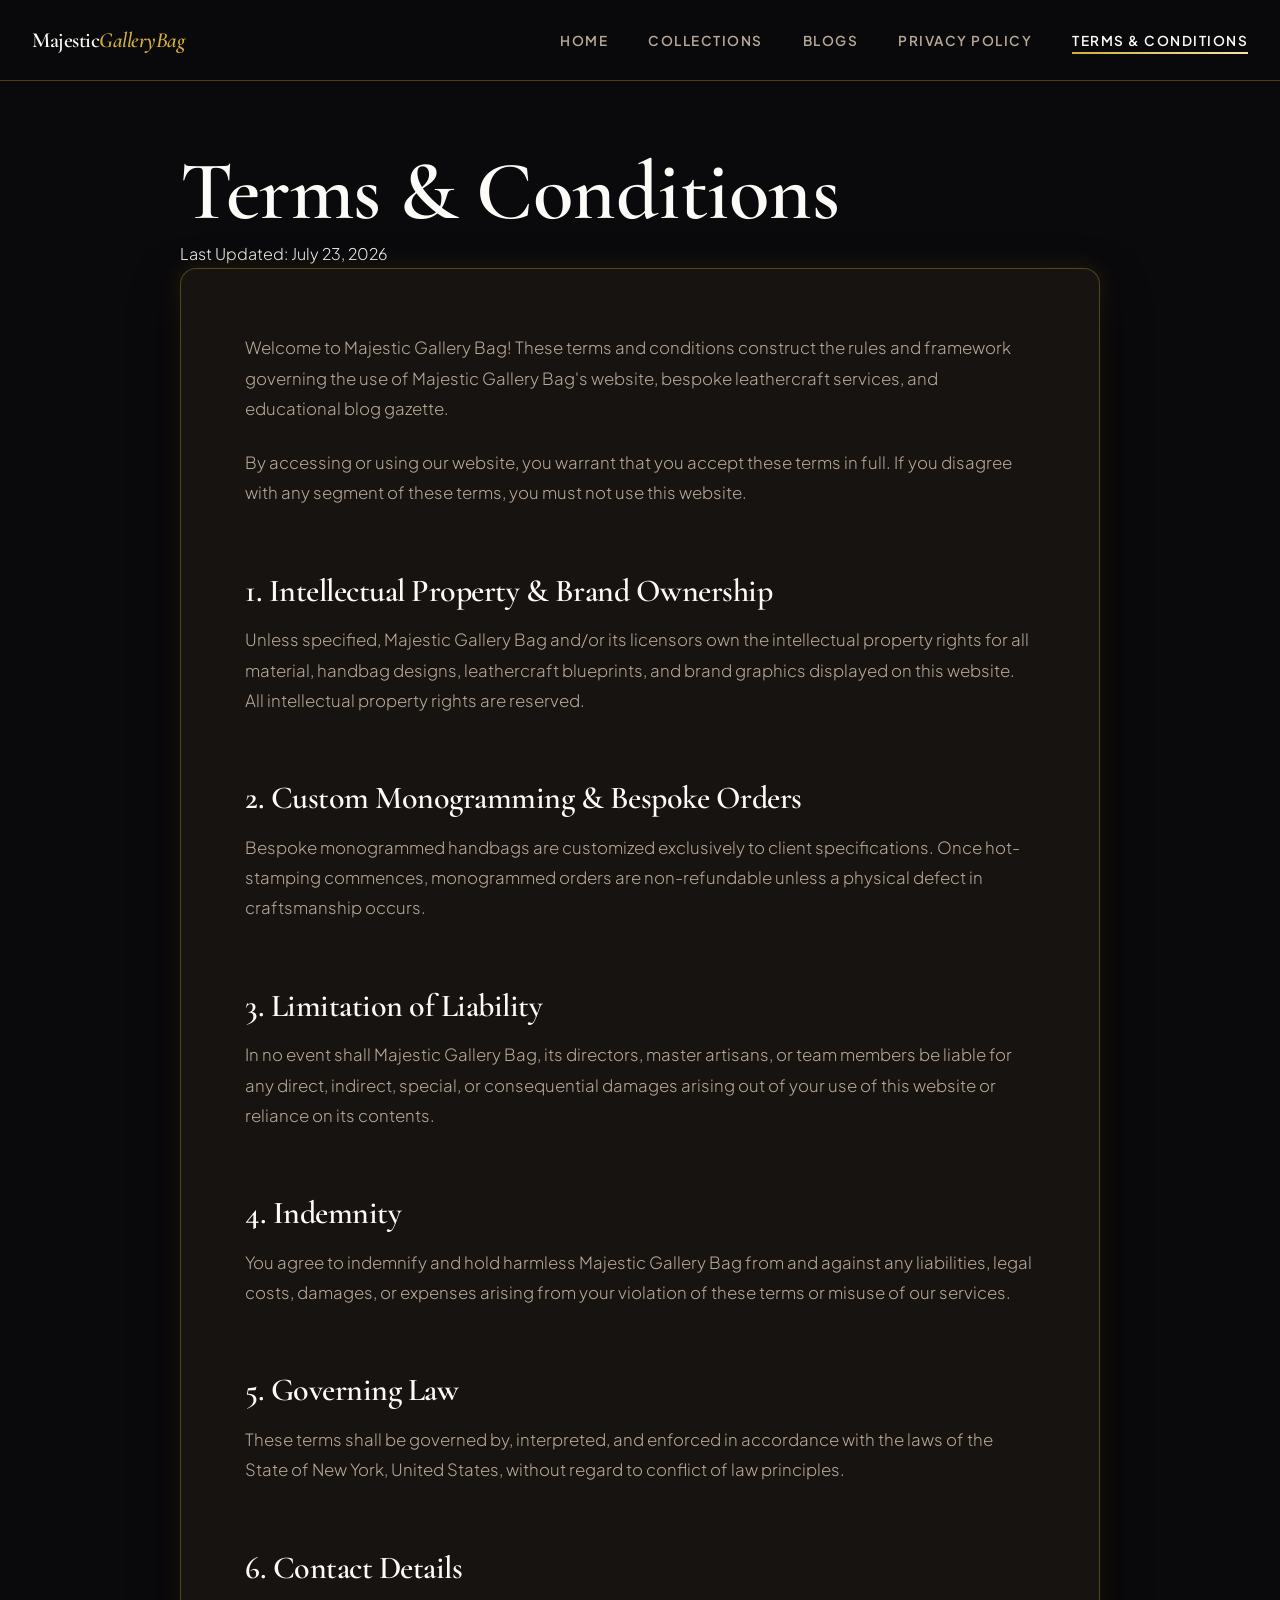
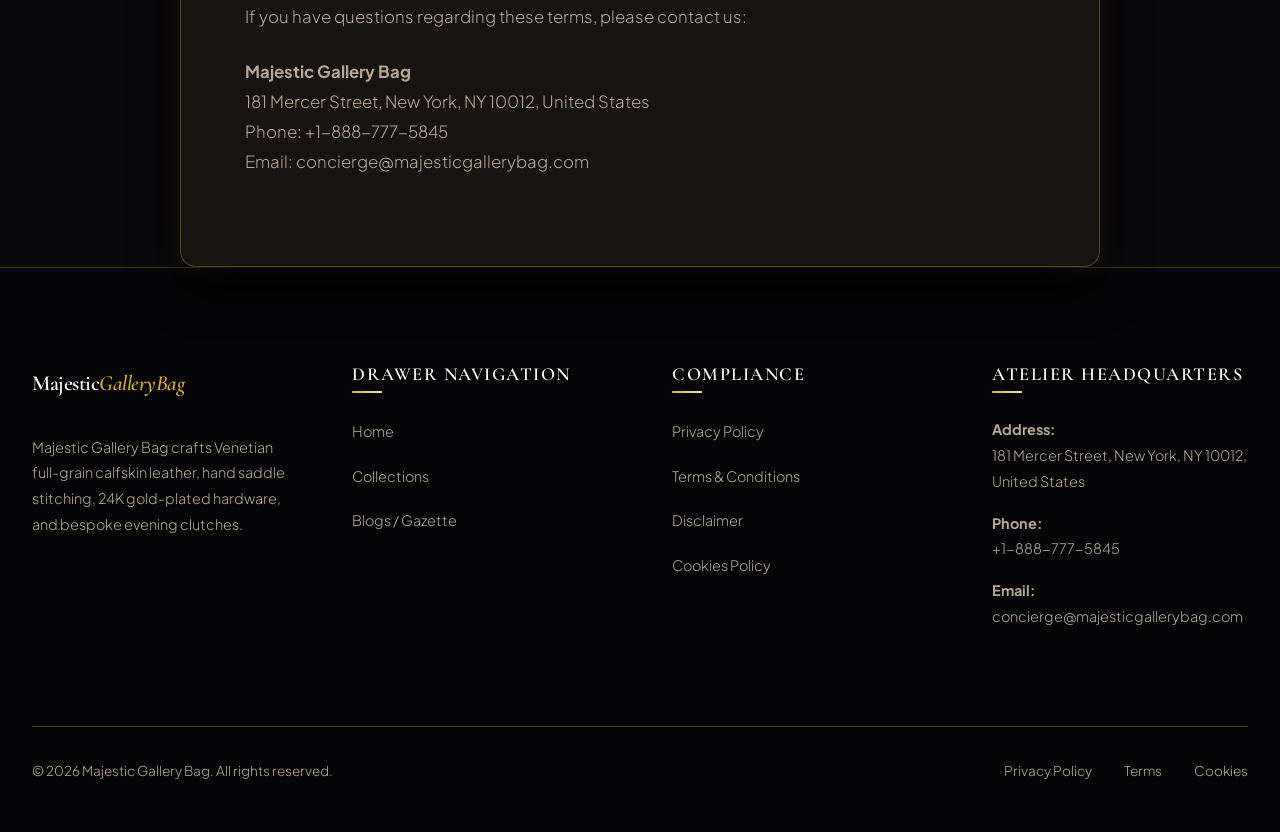
<file: terms.html>
<!DOCTYPE html>
<html lang="en">
<head>
    <!-- Google tag (gtag.js) -->
    <script async src="https://www.googletagmanager.com/gtag/js?id=G-0LY0HY7L01"></script>
    <script>
      window.dataLayer = window.dataLayer || [];
      function gtag(){dataLayer.push(arguments);}
      gtag('js', new Date());

      gtag('config', 'G-0LY0HY7L01');
    </script>
    <meta charset="UTF-8">
    <meta name="viewport" content="width=device-width, initial-scale=1.0">
    <meta name="description" content="Terms and Conditions for Majestic Gallery Bag. Review luxury handbag sales policies, custom monogramming rules, and intellectual property.">
    <title>Terms & Conditions | Majestic Gallery Bag</title>
    <link rel="stylesheet" href="style.css">
</head>
<body>

    <!-- Header Navigation -->
    <header>
        <nav class="navbar">
            <a href="index.php" class="logo">Majestic<span>GalleryBag</span></a>
            <ul class="nav-links">
                <li><a href="index.php">Home</a></li>
                <li><a href="collections.html">Collections</a></li>
                <li><a href="blog/index.html">Blogs</a></li>
                <li><a href="privacy-policy.html">Privacy Policy</a></li>
                <li><a href="terms.html" class="active">Terms & Conditions</a></li>
            </ul>
            <button class="menu-btn" aria-label="Toggle Navigation">
                <span></span>
                <span></span>
                <span></span>
            </button>
        </nav>
    </header>

    <!-- Main Content Container -->
    <main class="compliance-page" style="margin: 0 auto;">
        <h1>Terms & Conditions</h1>
        <div class="meta-info">Last Updated: July 23, 2026</div>

        <div class="legal-content">
            <p>Welcome to Majestic Gallery Bag! These terms and conditions construct the rules and framework governing the use of Majestic Gallery Bag's website, bespoke leathercraft services, and educational blog gazette.</p>
            
            <p>By accessing or using our website, you warrant that you accept these terms in full. If you disagree with any segment of these terms, you must not use this website.</p>

            <h2>1. Intellectual Property & Brand Ownership</h2>
            <p>Unless specified, Majestic Gallery Bag and/or its licensors own the intellectual property rights for all material, handbag designs, leathercraft blueprints, and brand graphics displayed on this website. All intellectual property rights are reserved.</p>

            <h2>2. Custom Monogramming & Bespoke Orders</h2>
            <p>Bespoke monogrammed handbags are customized exclusively to client specifications. Once hot-stamping commences, monogrammed orders are non-refundable unless a physical defect in craftsmanship occurs.</p>

            <h2>3. Limitation of Liability</h2>
            <p>In no event shall Majestic Gallery Bag, its directors, master artisans, or team members be liable for any direct, indirect, special, or consequential damages arising out of your use of this website or reliance on its contents.</p>

            <h2>4. Indemnity</h2>
            <p>You agree to indemnify and hold harmless Majestic Gallery Bag from and against any liabilities, legal costs, damages, or expenses arising from your violation of these terms or misuse of our services.</p>

            <h2>5. Governing Law</h2>
            <p>These terms shall be governed by, interpreted, and enforced in accordance with the laws of the State of New York, United States, without regard to conflict of law principles.</p>

            <h2>6. Contact Details</h2>
            <p>If you have questions regarding these terms, please contact us:</p>
            <p>
                <strong>Majestic Gallery Bag</strong><br>
                181 Mercer Street, New York, NY 10012, United States<br>
                Phone: +1-888-777-5845<br>
                Email: concierge@majesticgallerybag.com
            </p>
        </div>
    </main>

    <!-- Footer (Sleek Compact Logo: 1.35rem) -->
    <footer>
        <div class="footer-container">
            <div class="footer-col" style="flex: 1.5;">
                <a href="index.php" class="logo" style="margin-bottom: 2rem; display: inline-block;">Majestic<span>GalleryBag</span></a>
                <p>Majestic Gallery Bag crafts Venetian full-grain calfskin leather, hand saddle stitching, 24K gold-plated hardware, and bespoke evening clutches.</p>
            </div>
            <div class="footer-col">
                <h4>Drawer Navigation</h4>
                <ul>
                    <li><a href="index.php">Home</a></li>
                    <li><a href="collections.html">Collections</a></li>
                    <li><a href="blog/index.html">Blogs / Gazette</a></li>
                </ul>
            </div>
            <div class="footer-col">
                <h4>Compliance</h4>
                <ul>
                    <li><a href="privacy-policy.html">Privacy Policy</a></li>
                    <li><a href="terms.html">Terms & Conditions</a></li>
                    <li><a href="disclaimer.html">Disclaimer</a></li>
                    <li><a href="cookies.html">Cookies Policy</a></li>
                </ul>
            </div>
            <div class="footer-col" style="flex: 1.2;">
                <h4>Atelier Headquarters</h4>
                <p><strong>Address:</strong><br>181 Mercer Street, New York, NY 10012, United States</p>
                <p><strong>Phone:</strong><br>+1-888-777-5845</p>
                <p><strong>Email:</strong><br>concierge@majesticgallerybag.com</p>
            </div>
        </div>
        <div class="footer-bottom">
            <p>&copy; 2026 Majestic Gallery Bag. All rights reserved.</p>
            <div class="footer-bottom-links">
                <a href="privacy-policy.html">Privacy Policy</a>
                <a href="terms.html">Terms</a>
                <a href="cookies.html">Cookies</a>
            </div>
        </div>
    </footer>

    <script src="script.js"></script>
</body>
</html>
</file>
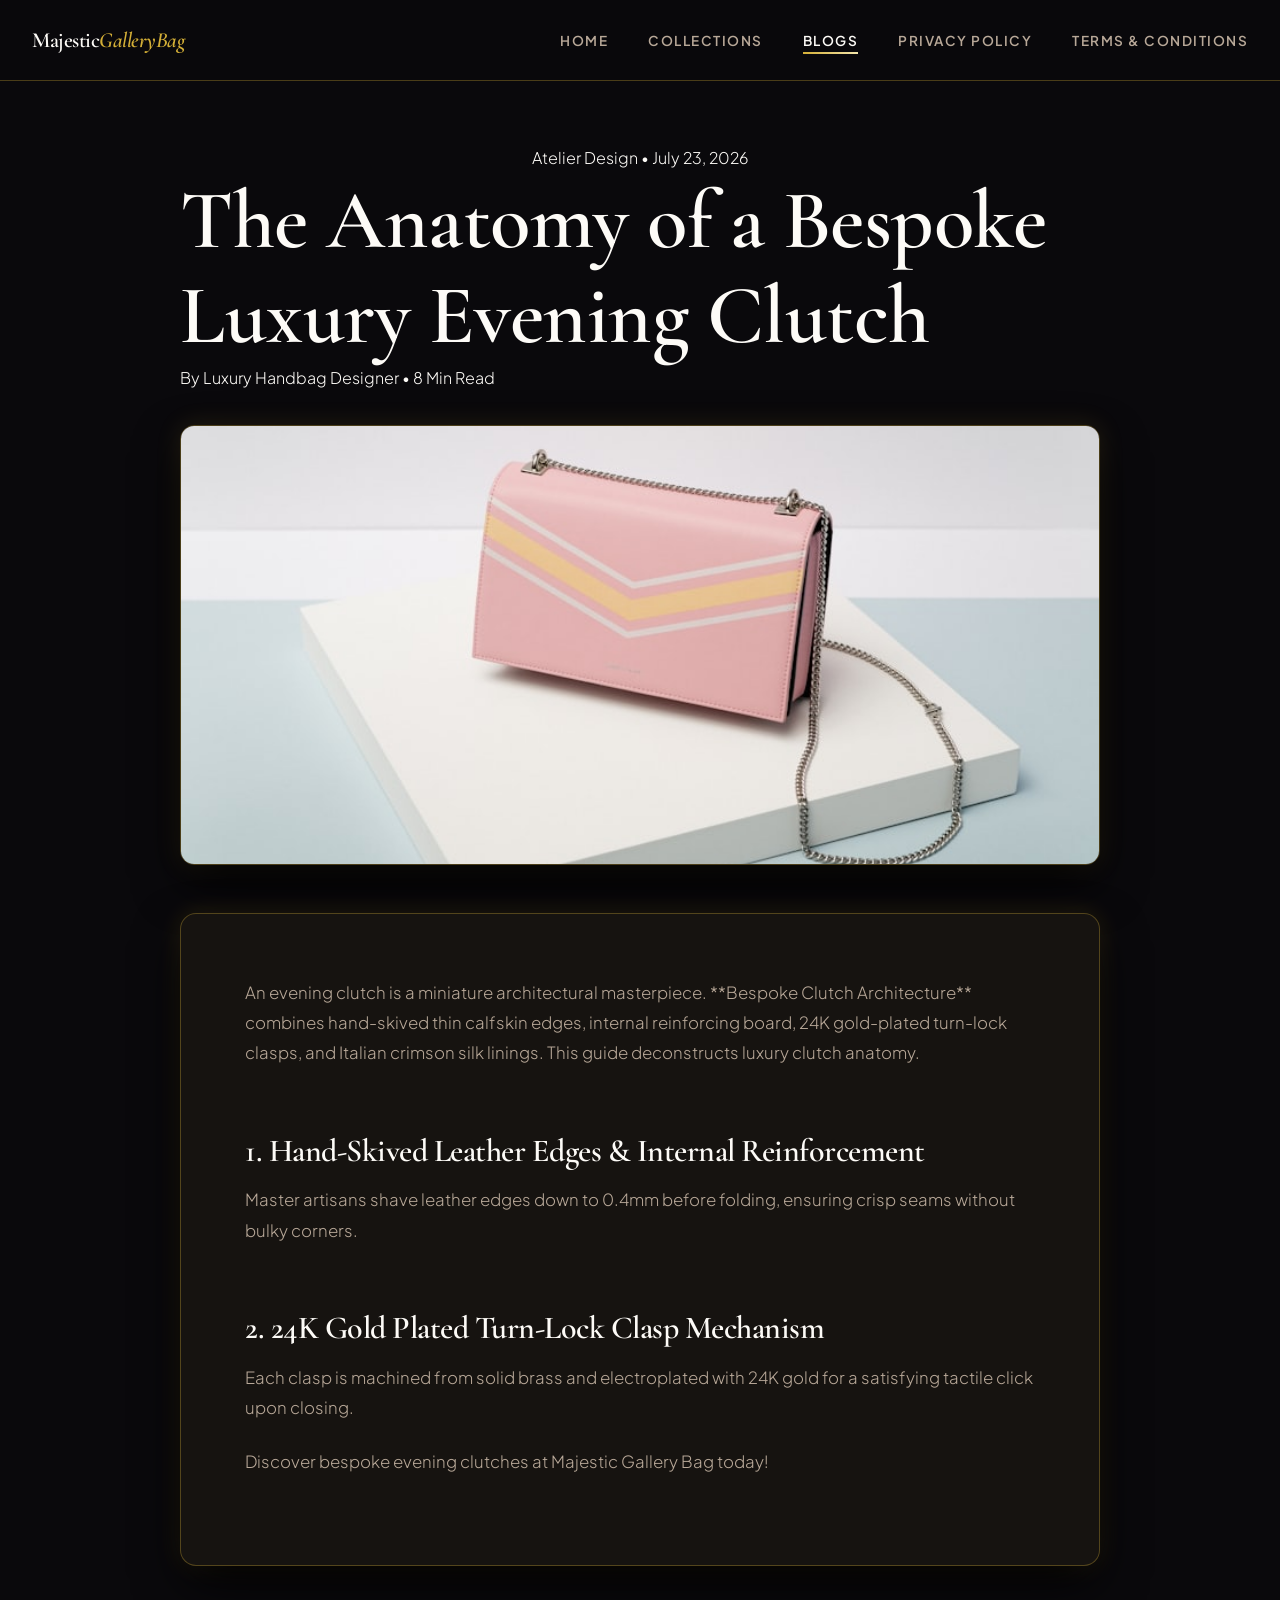
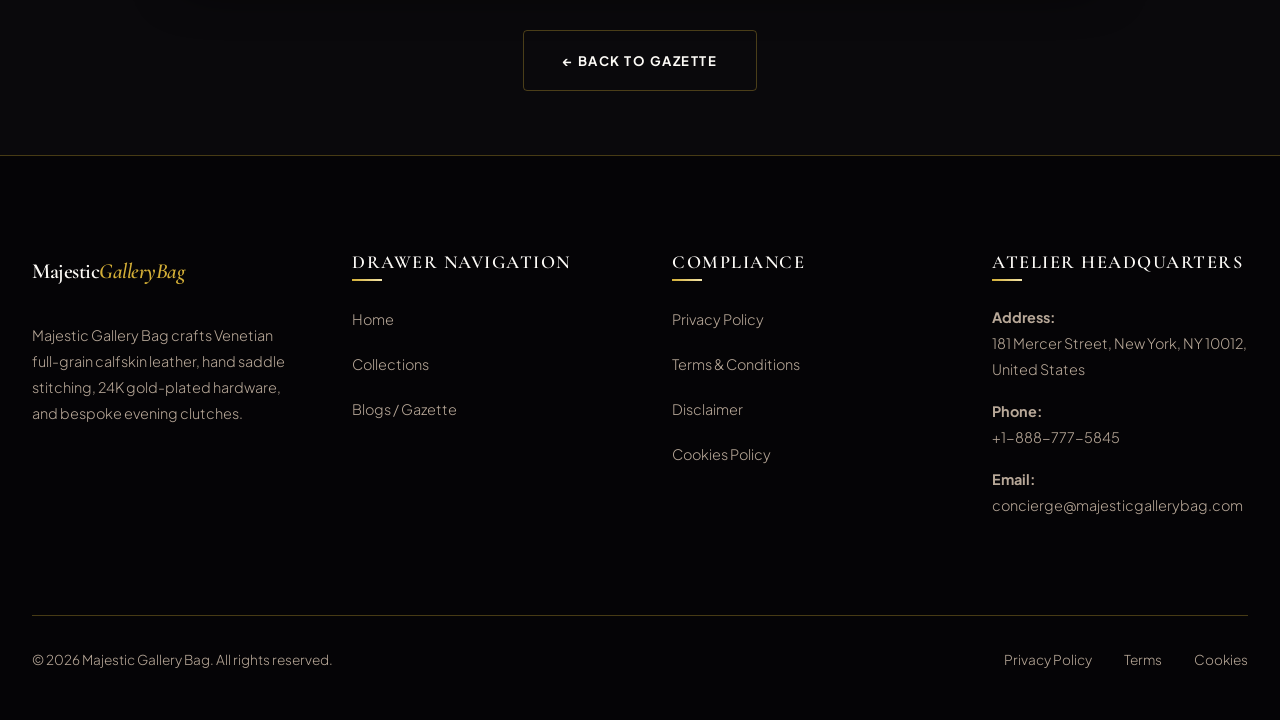
<file: blog/anatomy-of-a-bespoke-luxury-evening-clutch.html>
<!DOCTYPE html>
<html lang="en">
<head>
    <!-- Google tag (gtag.js) -->
    <script async src="https://www.googletagmanager.com/gtag/js?id=G-0LY0HY7L01"></script>
    <script>
      window.dataLayer = window.dataLayer || [];
      function gtag(){dataLayer.push(arguments);}
      gtag('js', new Date());

      gtag('config', 'G-0LY0HY7L01');
    </script>
    <meta charset="UTF-8">
    <meta name="viewport" content="width=device-width, initial-scale=1.0">
    <meta name="description" content="The anatomy of a bespoke luxury evening clutch. Deconstruct turn-lock clasp mechanisms, crimson silk satin lining, and hand-skived edges.">
    <title>Anatomy of an Evening Clutch | Majestic Gallery Bag</title>
    <link rel="stylesheet" href="../style.css">
</head>
<body>

    <!-- Header Navigation -->
    <header>
        <nav class="navbar">
            <a href="../index.php" class="logo">Majestic<span>GalleryBag</span></a>
            <ul class="nav-links">
                <li><a href="../index.php">Home</a></li>
                <li><a href="../collections.html">Collections</a></li>
                <li><a href="index.html" class="active">Blogs</a></li>
                <li><a href="../privacy-policy.html">Privacy Policy</a></li>
                <li><a href="../terms.html">Terms & Conditions</a></li>
            </ul>
            <button class="menu-btn" aria-label="Toggle Navigation">
                <span></span>
                <span></span>
                <span></span>
            </button>
        </nav>
    </header>

    <!-- Main Content -->
    <main class="blog-page" style="margin: 0 auto;">
        <div class="blog-meta" style="text-align: center;">Atelier Design &bull; July 23, 2026</div>
        <h1>The Anatomy of a Bespoke Luxury Evening Clutch</h1>
        <div class="meta-info">By Luxury Handbag Designer &bull; 8 Min Read</div>

        <div class="blog-featured-img">
            <img src="../img/bag2.jpg" alt="Anatomy of a bespoke luxury evening clutch" loading="lazy">
        </div>

        <div class="blog-content">
            <p>An evening clutch is a miniature architectural masterpiece. **Bespoke Clutch Architecture** combines hand-skived thin calfskin edges, internal reinforcing board, 24K gold-plated turn-lock clasps, and Italian crimson silk linings. This guide deconstructs luxury clutch anatomy.</p>

            <h2>1. Hand-Skived Leather Edges & Internal Reinforcement</h2>
            <p>Master artisans shave leather edges down to 0.4mm before folding, ensuring crisp seams without bulky corners.</p>

            <h2>2. 24K Gold Plated Turn-Lock Clasp Mechanism</h2>
            <p>Each clasp is machined from solid brass and electroplated with 24K gold for a satisfying tactile click upon closing.</p>

            <p>Discover bespoke evening clutches at Majestic Gallery Bag today!</p>
        </div>
        
        <div style="text-align: center; margin: 4rem 0;">
            <a href="index.html" class="btn btn-secondary">&larr; Back to Gazette</a>
        </div>
    </main>

    <!-- Footer (Sleek Compact Logo: 1.35rem) -->
    <footer>
        <div class="footer-container">
            <div class="footer-col" style="flex: 1.5;">
                <a href="../index.php" class="logo" style="margin-bottom: 2rem; display: inline-block;">Majestic<span>GalleryBag</span></a>
                <p>Majestic Gallery Bag crafts Venetian full-grain calfskin leather, hand saddle stitching, 24K gold-plated hardware, and bespoke evening clutches.</p>
            </div>
            <div class="footer-col">
                <h4>Drawer Navigation</h4>
                <ul>
                    <li><a href="../index.php">Home</a></li>
                    <li><a href="../collections.html">Collections</a></li>
                    <li><a href="index.html">Blogs / Gazette</a></li>
                </ul>
            </div>
            <div class="footer-col">
                <h4>Compliance</h4>
                <ul>
                    <li><a href="../privacy-policy.html">Privacy Policy</a></li>
                    <li><a href="../terms.html">Terms & Conditions</a></li>
                    <li><a href="../disclaimer.html">Disclaimer</a></li>
                    <li><a href="../cookies.html">Cookies Policy</a></li>
                </ul>
            </div>
            <div class="footer-col" style="flex: 1.2;">
                <h4>Atelier Headquarters</h4>
                <p><strong>Address:</strong><br>181 Mercer Street, New York, NY 10012, United States</p>
                <p><strong>Phone:</strong><br>+1-888-777-5845</p>
                <p><strong>Email:</strong><br>concierge@majesticgallerybag.com</p>
            </div>
        </div>
        <div class="footer-bottom">
            <p>&copy; 2026 Majestic Gallery Bag. All rights reserved.</p>
            <div class="footer-bottom-links">
                <a href="../privacy-policy.html">Privacy Policy</a>
                <a href="../terms.html">Terms</a>
                <a href="../cookies.html">Cookies</a>
            </div>
        </div>
    </footer>

    <script src="../script.js"></script>
</body>
</html>
</file>
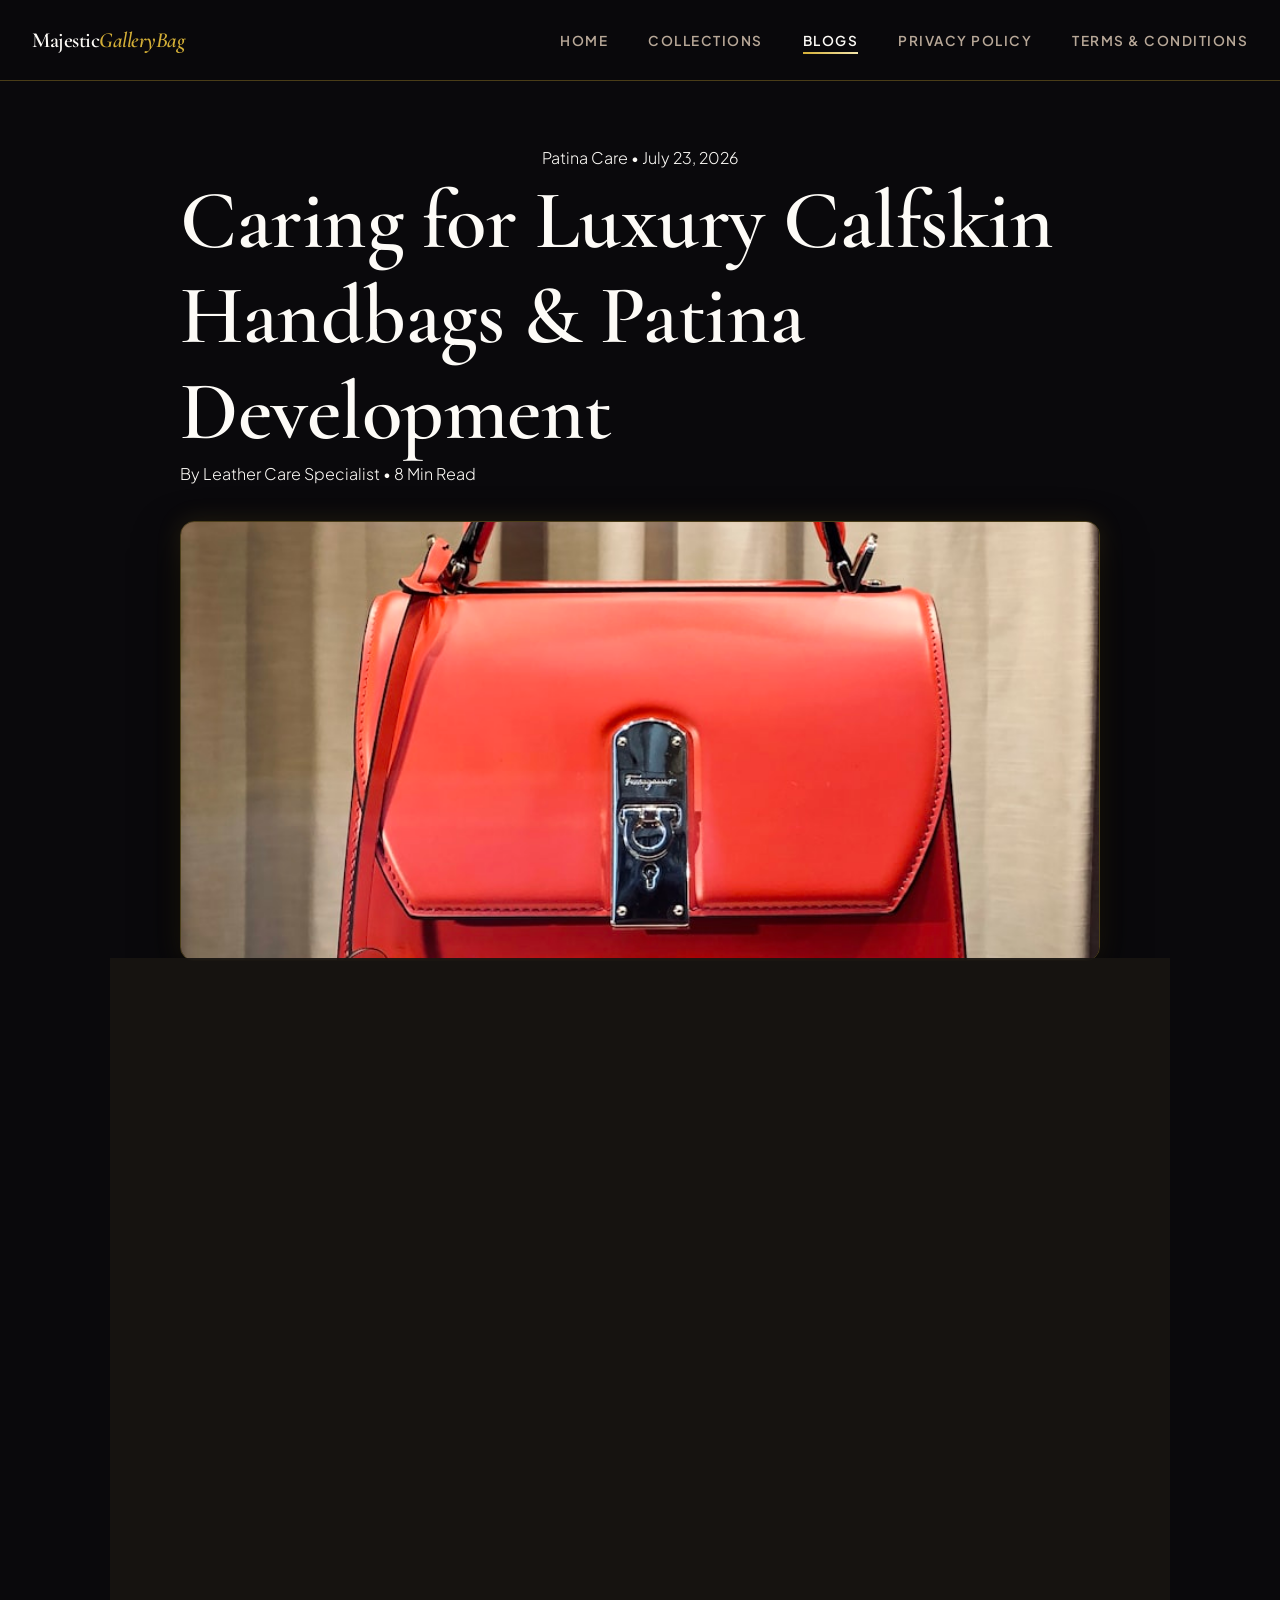
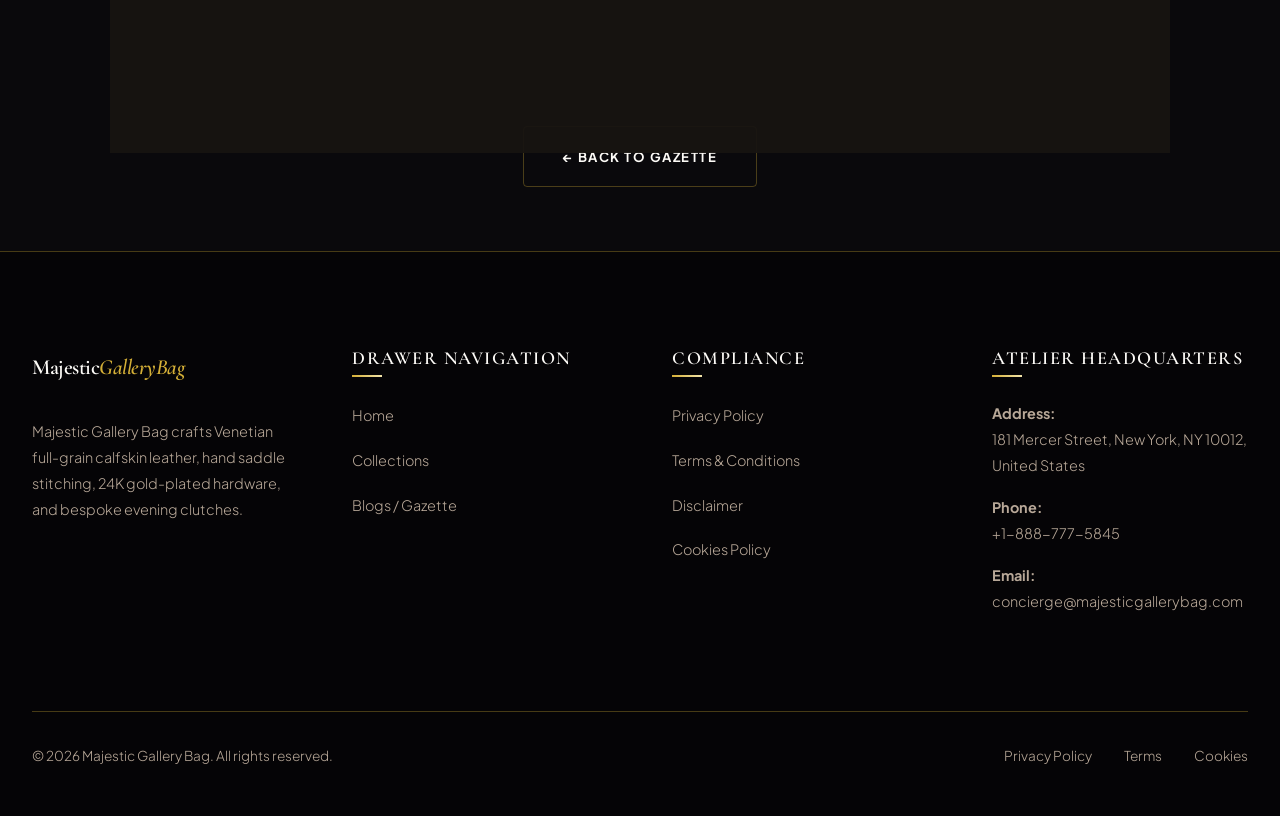
<file: blog/caring-for-luxury-calfskin-handbags-and-patina.html>
<!DOCTYPE html>
<html lang="en">
<head>
    <!-- Google tag (gtag.js) -->
    <script async src="https://www.googletagmanager.com/gtag/js?id=G-0LY0HY7L01"></script>
    <script>
      window.dataLayer = window.dataLayer || [];
      function gtag(){dataLayer.push(arguments);}
      gtag('js', new Date());

      gtag('config', 'G-0LY0HY7L01');
    </script>
    <meta charset="UTF-8">
    <meta name="viewport" content="width=device-width, initial-scale=1.0">
    <meta name="description" content="Caring for luxury calfskin handbags and patina. Learn how to nourish full-grain leather with organic beeswax balm for deep golden luster.">
    <title>Calfskin Care & Patina Guide | Majestic Gallery Bag</title>
    <link rel="stylesheet" href="../style.css">
</head>
<body>

    <!-- Header Navigation -->
    <header>
        <nav class="navbar">
            <a href="../index.php" class="logo">Majestic<span>GalleryBag</span></a>
            <ul class="nav-links">
                <li><a href="../index.php">Home</a></li>
                <li><a href="../collections.html">Collections</a></li>
                <li><a href="index.html" class="active">Blogs</a></li>
                <li><a href="../privacy-policy.html">Privacy Policy</a></li>
                <li><a href="../terms.html">Terms & Conditions</a></li>
            </ul>
            <button class="menu-btn" aria-label="Toggle Navigation">
                <span></span>
                <span></span>
                <span></span>
            </button>
        </nav>
    </header>

    <!-- Main Content -->
    <main class="blog-page" style="margin: 0 auto;">
        <div class="blog-meta" style="text-align: center;">Patina Care &bull; July 23, 2026</div>
        <h1>Caring for Luxury Calfskin Handbags & Patina Development</h1>
        <div class="meta-info">By Leather Care Specialist &bull; 8 Min Read</div>

        <div class="blog-featured-img">
            <img src="../img/journal2.jpg" alt="Caring for luxury calfskin handbags and patina" loading="lazy">
        </div>

        <div class="blog-content">
            <p>Full-grain vegetable-tanned leather is a living natural material that responds to sunlight, ambient air, and natural handling oils. **Proper Leather Care** maintains moisture balance, prevents drying, and cultivates a deep golden-brown luster. This guide details luxury calfskin care.</p>

            <h2>1. Bi-Annual Organic Beeswax Conditioning</h2>
            <p>Applying a thin layer of natural beeswax and jojoba leather cream twice a year seals collagen fibers against humidity while preserving suppleness.</p>

            <h2>2. Dust Cover Storage & Humidity Control</h2>
            <p>Always store leather bags in breathable cotton dust covers stuffed with acid-free tissue paper to maintain structural shape.</p>

            <p>Discover luxury leather care guides at Majestic Gallery Bag today!</p>
        </div>
        
        <div style="text-align: center; margin: 4rem 0;">
            <a href="index.html" class="btn btn-secondary">&larr; Back to Gazette</a>
        </div>
    </main>

    <!-- Footer (Sleek Compact Logo: 1.35rem) -->
    <footer>
        <div class="footer-container">
            <div class="footer-col" style="flex: 1.5;">
                <a href="../index.php" class="logo" style="margin-bottom: 2rem; display: inline-block;">Majestic<span>GalleryBag</span></a>
                <p>Majestic Gallery Bag crafts Venetian full-grain calfskin leather, hand saddle stitching, 24K gold-plated hardware, and bespoke evening clutches.</p>
            </div>
            <div class="footer-col">
                <h4>Drawer Navigation</h4>
                <ul>
                    <li><a href="../index.php">Home</a></li>
                    <li><a href="../collections.html">Collections</a></li>
                    <li><a href="index.html">Blogs / Gazette</a></li>
                </ul>
            </div>
            <div class="footer-col">
                <h4>Compliance</h4>
                <ul>
                    <li><a href="../privacy-policy.html">Privacy Policy</a></li>
                    <li><a href="../terms.html">Terms & Conditions</a></li>
                    <li><a href="../disclaimer.html">Disclaimer</a></li>
                    <li><a href="../cookies.html">Cookies Policy</a></li>
                </ul>
            </div>
            <div class="footer-col" style="flex: 1.2;">
                <h4>Atelier Headquarters</h4>
                <p><strong>Address:</strong><br>181 Mercer Street, New York, NY 10012, United States</p>
                <p><strong>Phone:</strong><br>+1-888-777-5845</p>
                <p><strong>Email:</strong><br>concierge@majesticgallerybag.com</p>
            </div>
        </div>
        <div class="footer-bottom">
            <p>&copy; 2026 Majestic Gallery Bag. All rights reserved.</p>
            <div class="footer-bottom-links">
                <a href="../privacy-policy.html">Privacy Policy</a>
                <a href="../terms.html">Terms</a>
                <a href="../cookies.html">Cookies</a>
            </div>
        </div>
    </footer>

    <script src="../script.js"></script>
</body>
</html>
</file>
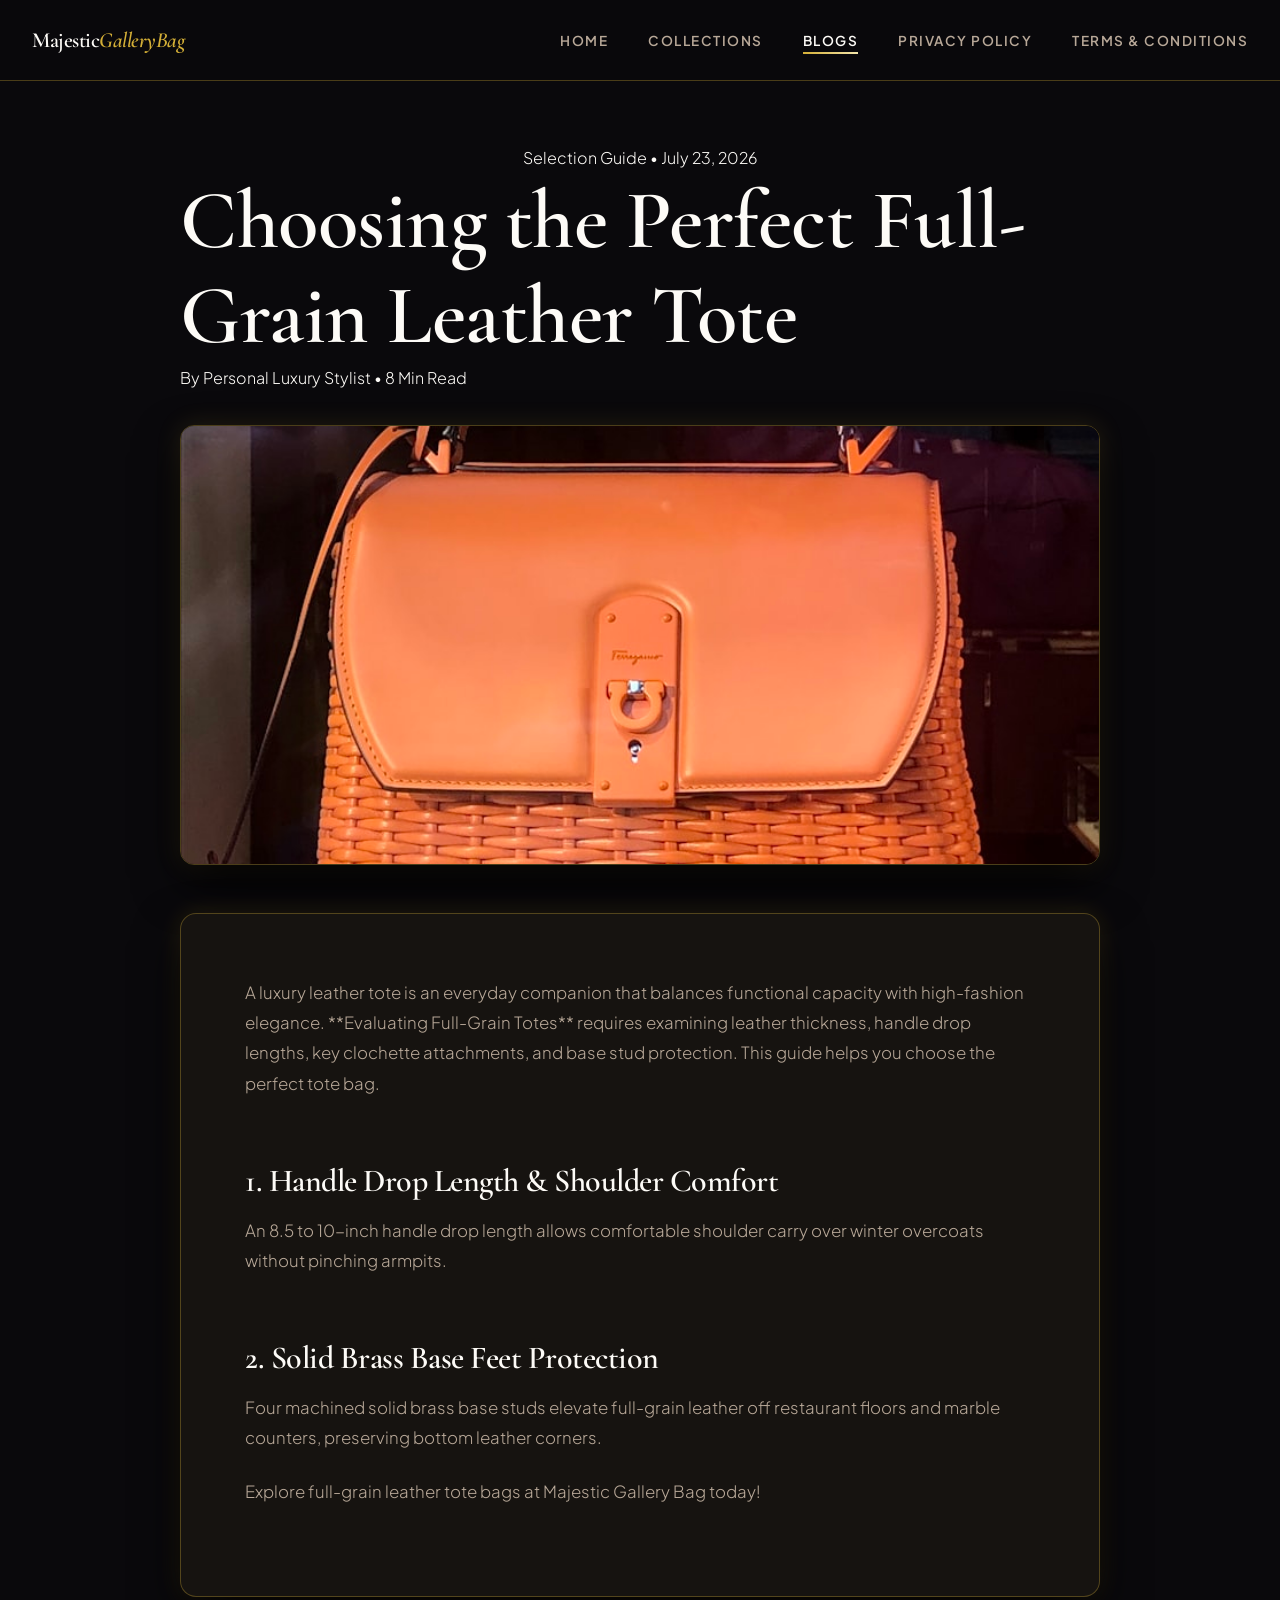
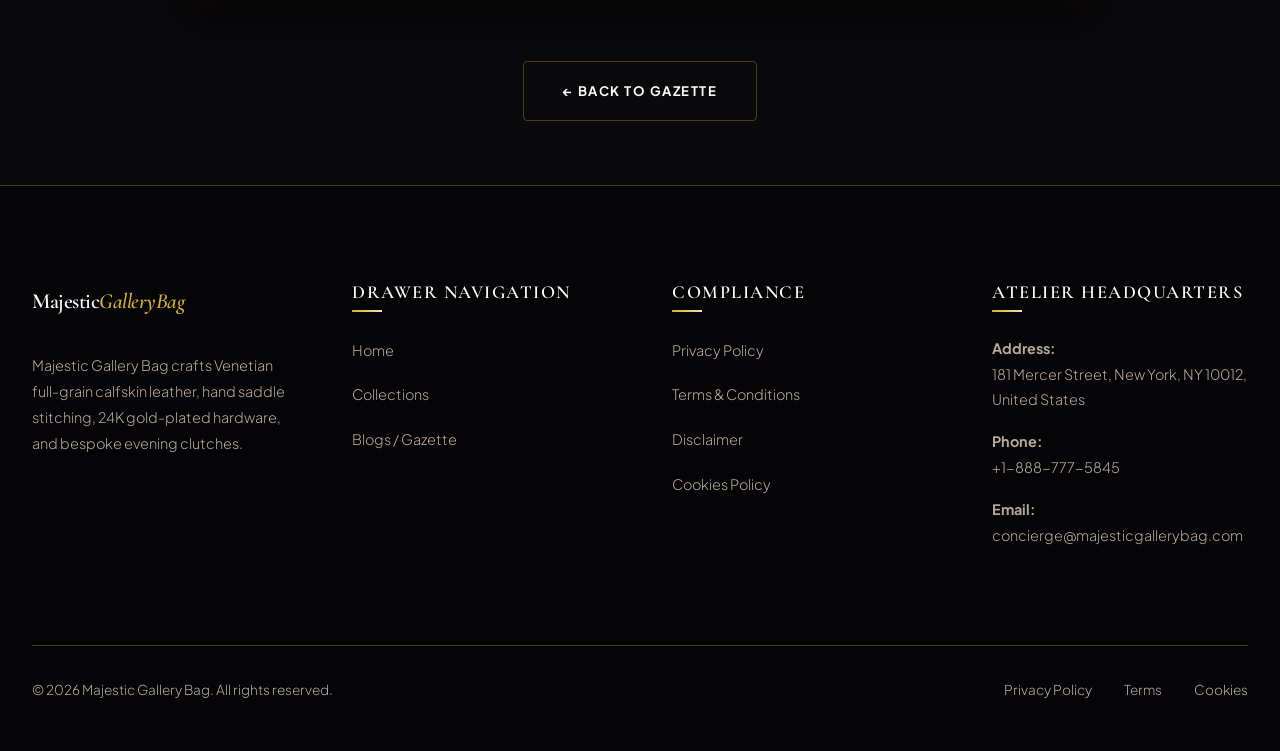
<file: blog/choosing-the-perfect-full-grain-leather-tote.html>
<!DOCTYPE html>
<html lang="en">
<head>
    <!-- Google tag (gtag.js) -->
    <script async src="https://www.googletagmanager.com/gtag/js?id=G-0LY0HY7L01"></script>
    <script>
      window.dataLayer = window.dataLayer || [];
      function gtag(){dataLayer.push(arguments);}
      gtag('js', new Date());

      gtag('config', 'G-0LY0HY7L01');
    </script>
    <meta charset="UTF-8">
    <meta name="viewport" content="width=device-width, initial-scale=1.0">
    <meta name="description" content="Choosing the perfect full-grain leather tote. Learn how to evaluate handle drop lengths, leather thickness, and interior organization.">
    <title>Choosing the Perfect Tote | Majestic Gallery Bag</title>
    <link rel="stylesheet" href="../style.css">
</head>
<body>

    <!-- Header Navigation -->
    <header>
        <nav class="navbar">
            <a href="../index.php" class="logo">Majestic<span>GalleryBag</span></a>
            <ul class="nav-links">
                <li><a href="../index.php">Home</a></li>
                <li><a href="../collections.html">Collections</a></li>
                <li><a href="index.html" class="active">Blogs</a></li>
                <li><a href="../privacy-policy.html">Privacy Policy</a></li>
                <li><a href="../terms.html">Terms & Conditions</a></li>
            </ul>
            <button class="menu-btn" aria-label="Toggle Navigation">
                <span></span>
                <span></span>
                <span></span>
            </button>
        </nav>
    </header>

    <!-- Main Content -->
    <main class="blog-page" style="margin: 0 auto;">
        <div class="blog-meta" style="text-align: center;">Selection Guide &bull; July 23, 2026</div>
        <h1>Choosing the Perfect Full-Grain Leather Tote</h1>
        <div class="meta-info">By Personal Luxury Stylist &bull; 8 Min Read</div>

        <div class="blog-featured-img">
            <img src="../img/bag1.jpg" alt="Choosing the perfect full-grain leather tote" loading="lazy">
        </div>

        <div class="blog-content">
            <p>A luxury leather tote is an everyday companion that balances functional capacity with high-fashion elegance. **Evaluating Full-Grain Totes** requires examining leather thickness, handle drop lengths, key clochette attachments, and base stud protection. This guide helps you choose the perfect tote bag.</p>

            <h2>1. Handle Drop Length & Shoulder Comfort</h2>
            <p>An 8.5 to 10-inch handle drop length allows comfortable shoulder carry over winter overcoats without pinching armpits.</p>

            <h2>2. Solid Brass Base Feet Protection</h2>
            <p>Four machined solid brass base studs elevate full-grain leather off restaurant floors and marble counters, preserving bottom leather corners.</p>

            <p>Explore full-grain leather tote bags at Majestic Gallery Bag today!</p>
        </div>
        
        <div style="text-align: center; margin: 4rem 0;">
            <a href="index.html" class="btn btn-secondary">&larr; Back to Gazette</a>
        </div>
    </main>

    <!-- Footer (Sleek Compact Logo: 1.35rem) -->
    <footer>
        <div class="footer-container">
            <div class="footer-col" style="flex: 1.5;">
                <a href="../index.php" class="logo" style="margin-bottom: 2rem; display: inline-block;">Majestic<span>GalleryBag</span></a>
                <p>Majestic Gallery Bag crafts Venetian full-grain calfskin leather, hand saddle stitching, 24K gold-plated hardware, and bespoke evening clutches.</p>
            </div>
            <div class="footer-col">
                <h4>Drawer Navigation</h4>
                <ul>
                    <li><a href="../index.php">Home</a></li>
                    <li><a href="../collections.html">Collections</a></li>
                    <li><a href="index.html">Blogs / Gazette</a></li>
                </ul>
            </div>
            <div class="footer-col">
                <h4>Compliance</h4>
                <ul>
                    <li><a href="../privacy-policy.html">Privacy Policy</a></li>
                    <li><a href="../terms.html">Terms & Conditions</a></li>
                    <li><a href="../disclaimer.html">Disclaimer</a></li>
                    <li><a href="../cookies.html">Cookies Policy</a></li>
                </ul>
            </div>
            <div class="footer-col" style="flex: 1.2;">
                <h4>Atelier Headquarters</h4>
                <p><strong>Address:</strong><br>181 Mercer Street, New York, NY 10012, United States</p>
                <p><strong>Phone:</strong><br>+1-888-777-5845</p>
                <p><strong>Email:</strong><br>concierge@majesticgallerybag.com</p>
            </div>
        </div>
        <div class="footer-bottom">
            <p>&copy; 2026 Majestic Gallery Bag. All rights reserved.</p>
            <div class="footer-bottom-links">
                <a href="../privacy-policy.html">Privacy Policy</a>
                <a href="../terms.html">Terms</a>
                <a href="../cookies.html">Cookies</a>
            </div>
        </div>
    </footer>

    <script src="../script.js"></script>
</body>
</html>
</file>
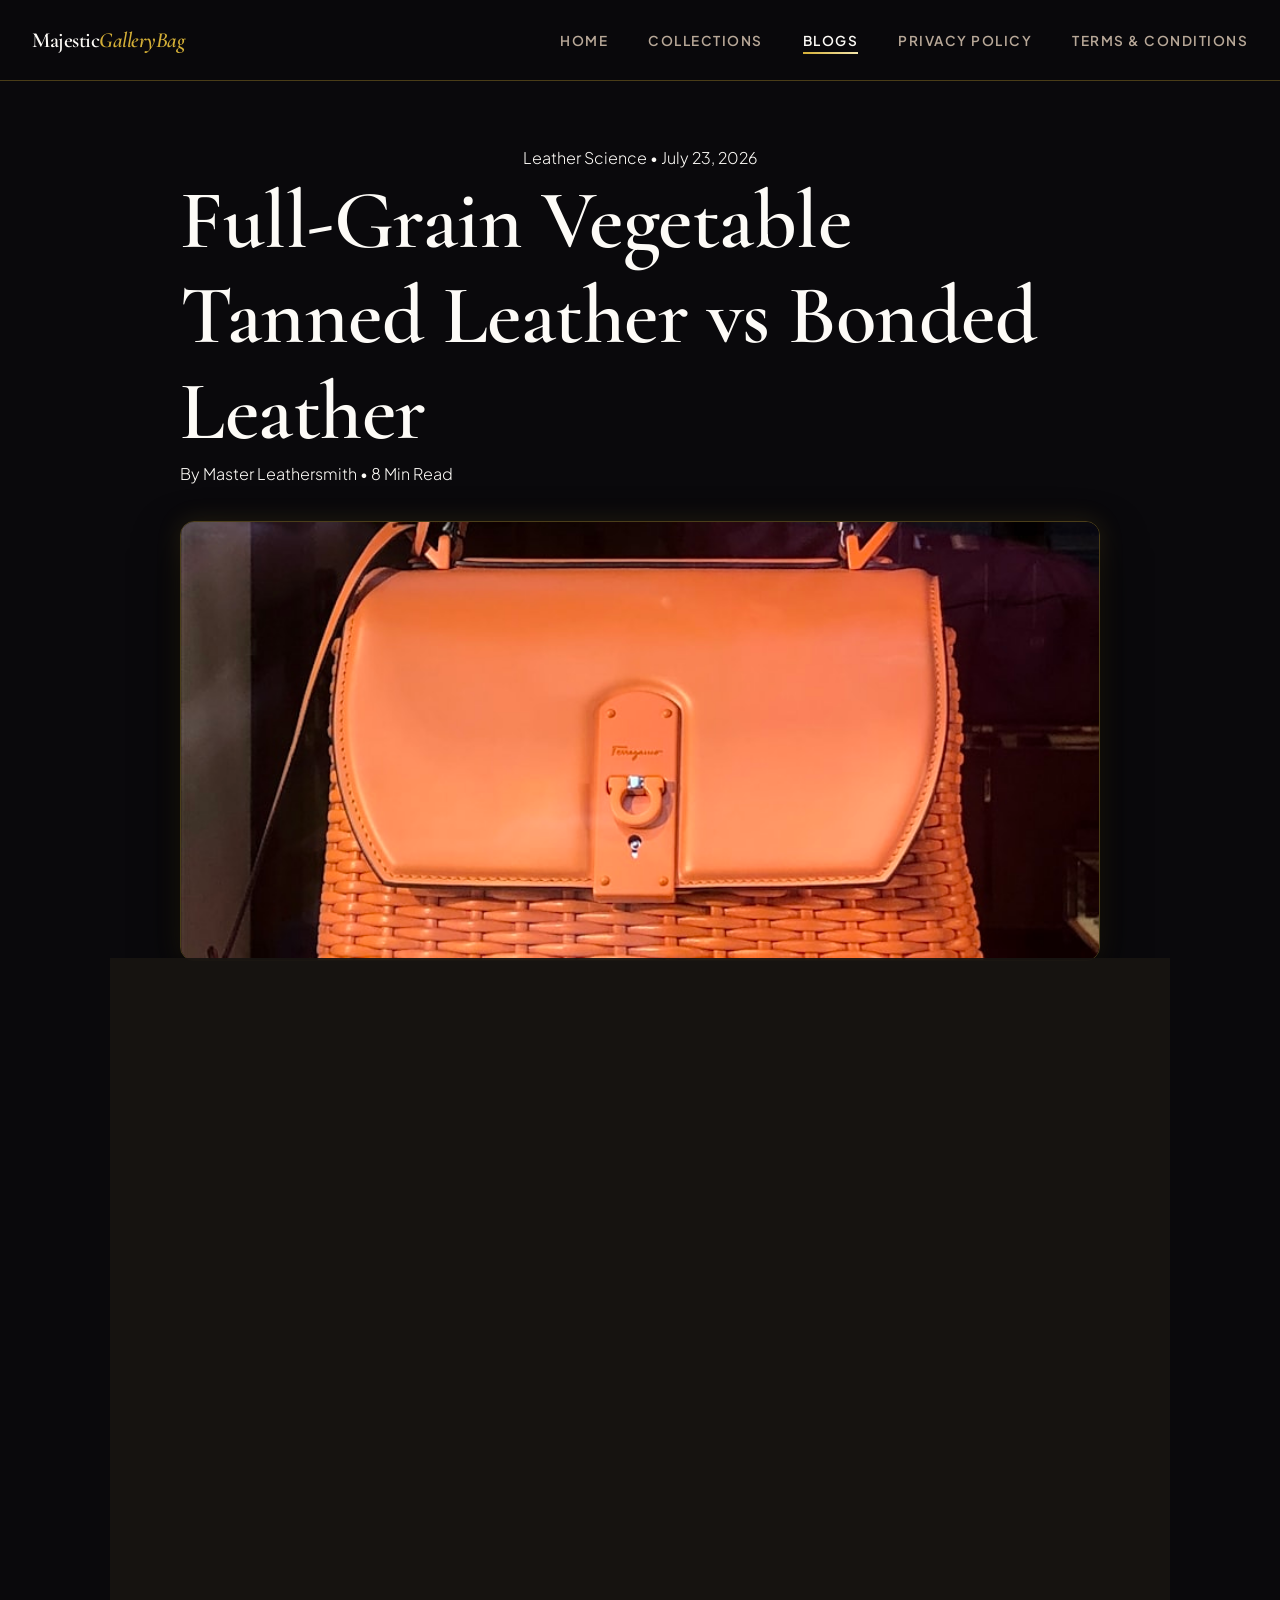
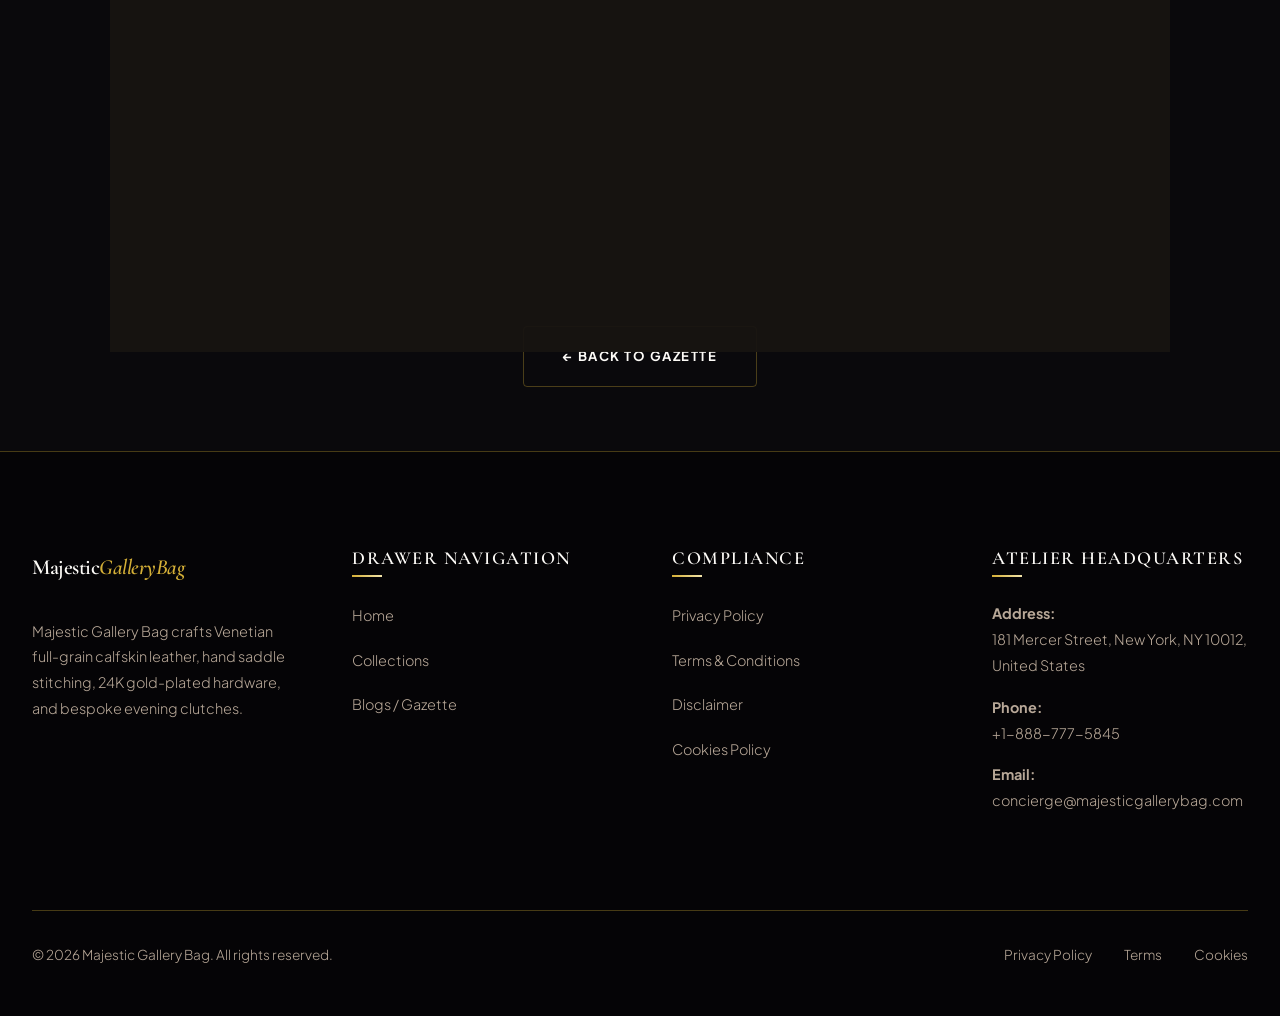
<file: blog/full-grain-vegetable-tanned-leather-vs-bonded-leather.html>
<!DOCTYPE html>
<html lang="en">
<head>
    <!-- Google tag (gtag.js) -->
    <script async src="https://www.googletagmanager.com/gtag/js?id=G-0LY0HY7L01"></script>
    <script>
      window.dataLayer = window.dataLayer || [];
      function gtag(){dataLayer.push(arguments);}
      gtag('js', new Date());

      gtag('config', 'G-0LY0HY7L01');
    </script>
    <meta charset="UTF-8">
    <meta name="viewport" content="width=device-width, initial-scale=1.0">
    <meta name="description" content="Full-grain vegetable tanned Italian leather vs bonded synthetic leather. Learn about fiber density, organic vegetable tanning, and natural patina.">
    <title>Full-Grain vs Bonded Leather | Majestic Gallery Bag</title>
    <link rel="stylesheet" href="../style.css">
</head>
<body>

    <!-- Header Navigation -->
    <header>
        <nav class="navbar">
            <a href="../index.php" class="logo">Majestic<span>GalleryBag</span></a>
            <ul class="nav-links">
                <li><a href="../index.php">Home</a></li>
                <li><a href="../collections.html">Collections</a></li>
                <li><a href="index.html" class="active">Blogs</a></li>
                <li><a href="../privacy-policy.html">Privacy Policy</a></li>
                <li><a href="../terms.html">Terms & Conditions</a></li>
            </ul>
            <button class="menu-btn" aria-label="Toggle Navigation">
                <span></span>
                <span></span>
                <span></span>
            </button>
        </nav>
    </header>

    <!-- Main Content -->
    <main class="blog-page" style="margin: 0 auto;">
        <div class="blog-meta" style="text-align: center;">Leather Science &bull; July 23, 2026</div>
        <h1>Full-Grain Vegetable Tanned Leather vs Bonded Leather</h1>
        <div class="meta-info">By Master Leathersmith &bull; 8 Min Read</div>

        <div class="blog-featured-img">
            <img src="../img/journal1.jpg" alt="Full-grain vegetable tanned Italian leather vs bonded synthetic leather durability audit" loading="lazy">
        </div>

        <div class="blog-content">
            <p>Commercial fashion brands frequently use "genuine leather" or "bonded leather"—shredded leather scraps glued with polyurethane. **100% Full-Grain Tuscan Calfskin** preserves the natural unblemished grain layer, resulting in maximum fiber density and lifetime durability. This guide compares full-grain against bonded leather.</p>

            <h2>1. Organic Vegetable Tanning vs Chrome Chemical Tanning</h2>
            <p>Tuscan vegetable tanning uses chestnut and mimosa bark extract over 40 days, yielding hypoallergenic, sweet-scented leather that ages gracefully.</p>

            <h2>2. Natural Patina vs Surface Degradation</h2>
            <p>While plastic-coated bonded leather cracks within months, full-grain leather absorbs natural oils, developing a lustrous golden-brown patina over time.</p>

            <blockquote>
                "Cheap leather wears out; full-grain leather wears in."
            </blockquote>

            <p>Discover full-grain leather bags at Majestic Gallery Bag today!</p>
        </div>
        
        <div style="text-align: center; margin: 4rem 0;">
            <a href="index.html" class="btn btn-secondary">&larr; Back to Gazette</a>
        </div>
    </main>

    <!-- Footer (Sleek Compact Logo: 1.35rem) -->
    <footer>
        <div class="footer-container">
            <div class="footer-col" style="flex: 1.5;">
                <a href="../index.php" class="logo" style="margin-bottom: 2rem; display: inline-block;">Majestic<span>GalleryBag</span></a>
                <p>Majestic Gallery Bag crafts Venetian full-grain calfskin leather, hand saddle stitching, 24K gold-plated hardware, and bespoke evening clutches.</p>
            </div>
            <div class="footer-col">
                <h4>Drawer Navigation</h4>
                <ul>
                    <li><a href="../index.php">Home</a></li>
                    <li><a href="../collections.html">Collections</a></li>
                    <li><a href="index.html">Blogs / Gazette</a></li>
                </ul>
            </div>
            <div class="footer-col">
                <h4>Compliance</h4>
                <ul>
                    <li><a href="../privacy-policy.html">Privacy Policy</a></li>
                    <li><a href="../terms.html">Terms & Conditions</a></li>
                    <li><a href="../disclaimer.html">Disclaimer</a></li>
                    <li><a href="../cookies.html">Cookies Policy</a></li>
                </ul>
            </div>
            <div class="footer-col" style="flex: 1.2;">
                <h4>Atelier Headquarters</h4>
                <p><strong>Address:</strong><br>181 Mercer Street, New York, NY 10012, United States</p>
                <p><strong>Phone:</strong><br>+1-888-777-5845</p>
                <p><strong>Email:</strong><br>concierge@majesticgallerybag.com</p>
            </div>
        </div>
        <div class="footer-bottom">
            <p>&copy; 2026 Majestic Gallery Bag. All rights reserved.</p>
            <div class="footer-bottom-links">
                <a href="../privacy-policy.html">Privacy Policy</a>
                <a href="../terms.html">Terms</a>
                <a href="../cookies.html">Cookies</a>
            </div>
        </div>
    </footer>

    <script src="../script.js"></script>
</body>
</html>
</file>
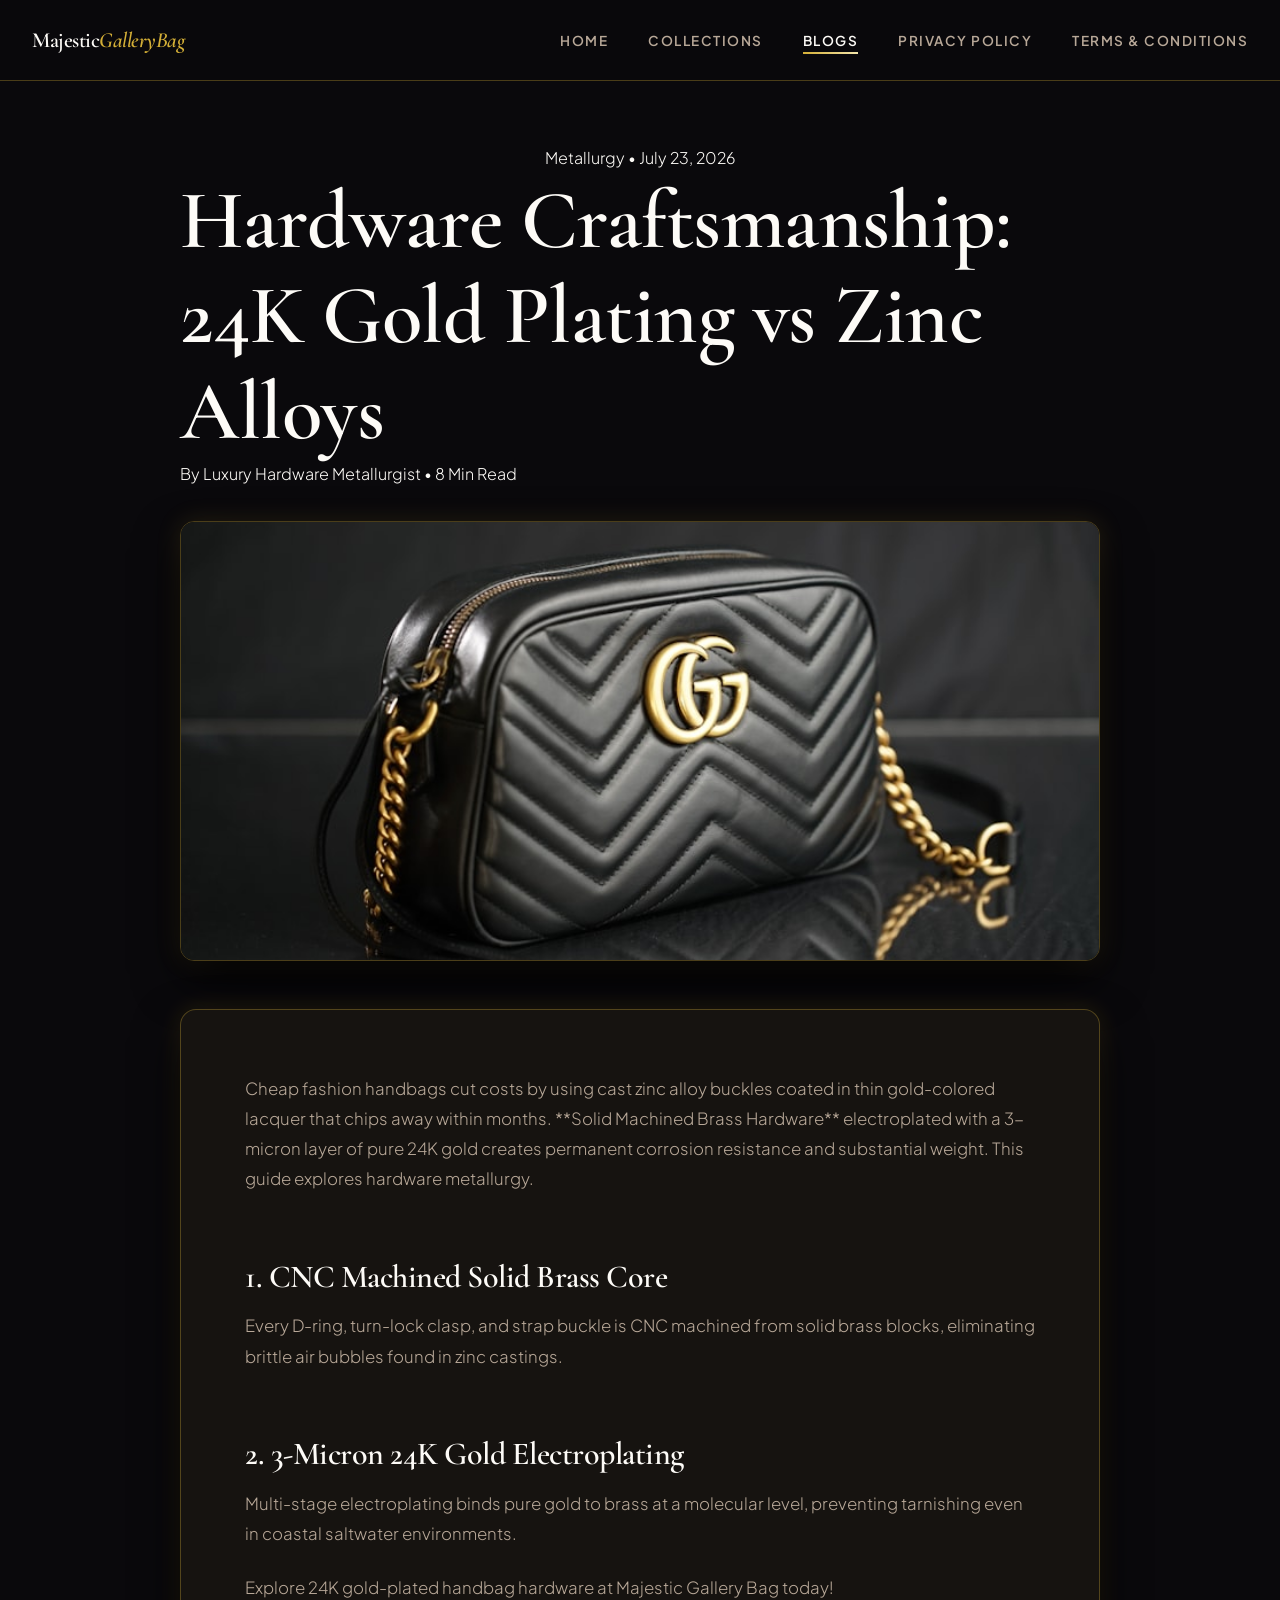
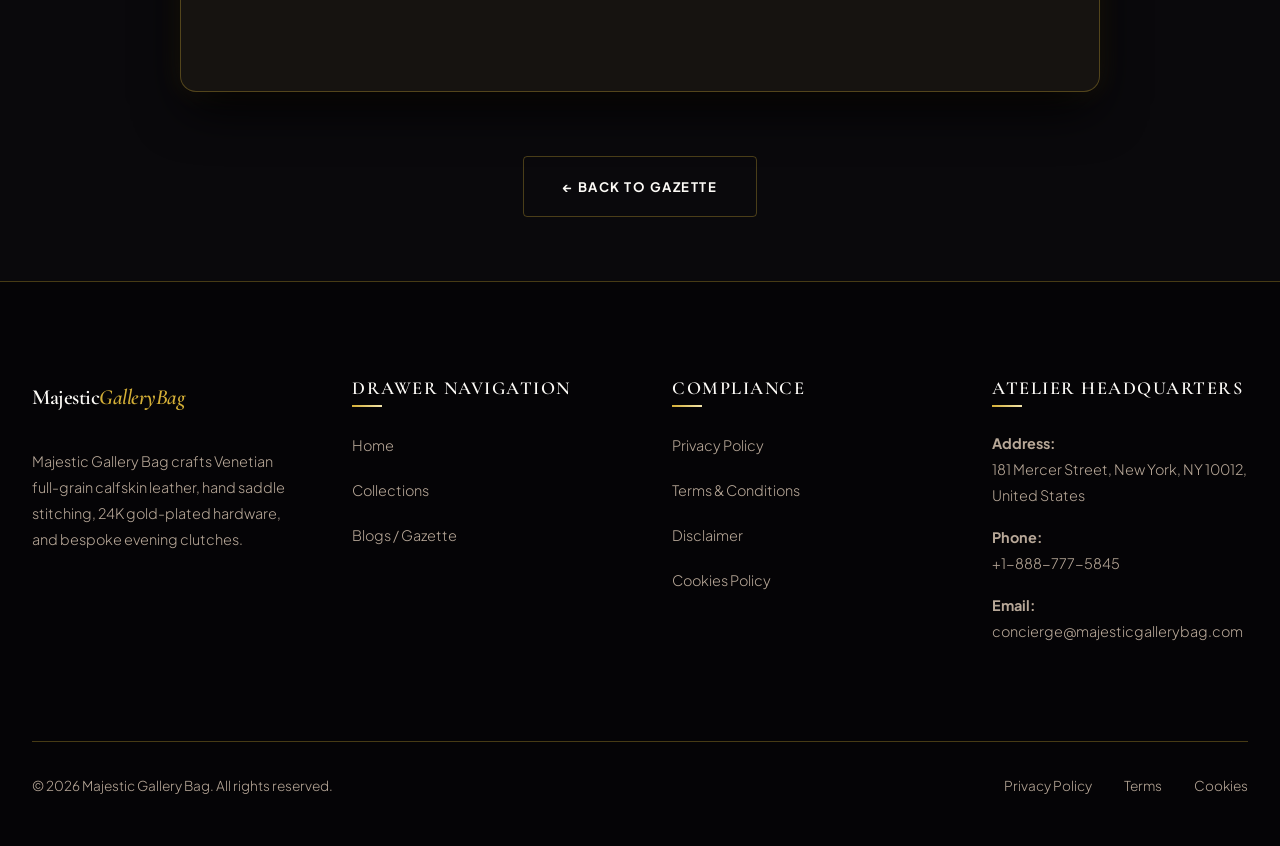
<file: blog/hardware-craftsmanship-24k-gold-plating-vs-zinc-alloy.html>
<!DOCTYPE html>
<html lang="en">
<head>
    <!-- Google tag (gtag.js) -->
    <script async src="https://www.googletagmanager.com/gtag/js?id=G-0LY0HY7L01"></script>
    <script>
      window.dataLayer = window.dataLayer || [];
      function gtag(){dataLayer.push(arguments);}
      gtag('js', new Date());

      gtag('config', 'G-0LY0HY7L01');
    </script>
    <meta charset="UTF-8">
    <meta name="viewport" content="width=device-width, initial-scale=1.0">
    <meta name="description" content="Hardware craftsmanship 24K gold plating vs zinc alloy castings. Learn why solid machined brass hardware resists tarnishing and corrosion.">
    <title>24K Gold Hardware Plating | Majestic Gallery Bag</title>
    <link rel="stylesheet" href="../style.css">
</head>
<body>

    <!-- Header Navigation -->
    <header>
        <nav class="navbar">
            <a href="../index.php" class="logo">Majestic<span>GalleryBag</span></a>
            <ul class="nav-links">
                <li><a href="../index.php">Home</a></li>
                <li><a href="../collections.html">Collections</a></li>
                <li><a href="index.html" class="active">Blogs</a></li>
                <li><a href="../privacy-policy.html">Privacy Policy</a></li>
                <li><a href="../terms.html">Terms & Conditions</a></li>
            </ul>
            <button class="menu-btn" aria-label="Toggle Navigation">
                <span></span>
                <span></span>
                <span></span>
            </button>
        </nav>
    </header>

    <!-- Main Content -->
    <main class="blog-page" style="margin: 0 auto;">
        <div class="blog-meta" style="text-align: center;">Metallurgy &bull; July 23, 2026</div>
        <h1>Hardware Craftsmanship: 24K Gold Plating vs Zinc Alloys</h1>
        <div class="meta-info">By Luxury Hardware Metallurgist &bull; 8 Min Read</div>

        <div class="blog-featured-img">
            <img src="../img/bag3.jpg" alt="Hardware craftsmanship 24K gold plating vs zinc alloy" loading="lazy">
        </div>

        <div class="blog-content">
            <p>Cheap fashion handbags cut costs by using cast zinc alloy buckles coated in thin gold-colored lacquer that chips away within months. **Solid Machined Brass Hardware** electroplated with a 3-micron layer of pure 24K gold creates permanent corrosion resistance and substantial weight. This guide explores hardware metallurgy.</p>

            <h2>1. CNC Machined Solid Brass Core</h2>
            <p>Every D-ring, turn-lock clasp, and strap buckle is CNC machined from solid brass blocks, eliminating brittle air bubbles found in zinc castings.</p>

            <h2>2. 3-Micron 24K Gold Electroplating</h2>
            <p>Multi-stage electroplating binds pure gold to brass at a molecular level, preventing tarnishing even in coastal saltwater environments.</p>

            <p>Explore 24K gold-plated handbag hardware at Majestic Gallery Bag today!</p>
        </div>
        
        <div style="text-align: center; margin: 4rem 0;">
            <a href="index.html" class="btn btn-secondary">&larr; Back to Gazette</a>
        </div>
    </main>

    <!-- Footer (Sleek Compact Logo: 1.35rem) -->
    <footer>
        <div class="footer-container">
            <div class="footer-col" style="flex: 1.5;">
                <a href="../index.php" class="logo" style="margin-bottom: 2rem; display: inline-block;">Majestic<span>GalleryBag</span></a>
                <p>Majestic Gallery Bag crafts Venetian full-grain calfskin leather, hand saddle stitching, 24K gold-plated hardware, and bespoke evening clutches.</p>
            </div>
            <div class="footer-col">
                <h4>Drawer Navigation</h4>
                <ul>
                    <li><a href="../index.php">Home</a></li>
                    <li><a href="../collections.html">Collections</a></li>
                    <li><a href="index.html">Blogs / Gazette</a></li>
                </ul>
            </div>
            <div class="footer-col">
                <h4>Compliance</h4>
                <ul>
                    <li><a href="../privacy-policy.html">Privacy Policy</a></li>
                    <li><a href="../terms.html">Terms & Conditions</a></li>
                    <li><a href="../disclaimer.html">Disclaimer</a></li>
                    <li><a href="../cookies.html">Cookies Policy</a></li>
                </ul>
            </div>
            <div class="footer-col" style="flex: 1.2;">
                <h4>Atelier Headquarters</h4>
                <p><strong>Address:</strong><br>181 Mercer Street, New York, NY 10012, United States</p>
                <p><strong>Phone:</strong><br>+1-888-777-5845</p>
                <p><strong>Email:</strong><br>concierge@majesticgallerybag.com</p>
            </div>
        </div>
        <div class="footer-bottom">
            <p>&copy; 2026 Majestic Gallery Bag. All rights reserved.</p>
            <div class="footer-bottom-links">
                <a href="../privacy-policy.html">Privacy Policy</a>
                <a href="../terms.html">Terms</a>
                <a href="../cookies.html">Cookies</a>
            </div>
        </div>
    </footer>

    <script src="../script.js"></script>
</body>
</html>
</file>
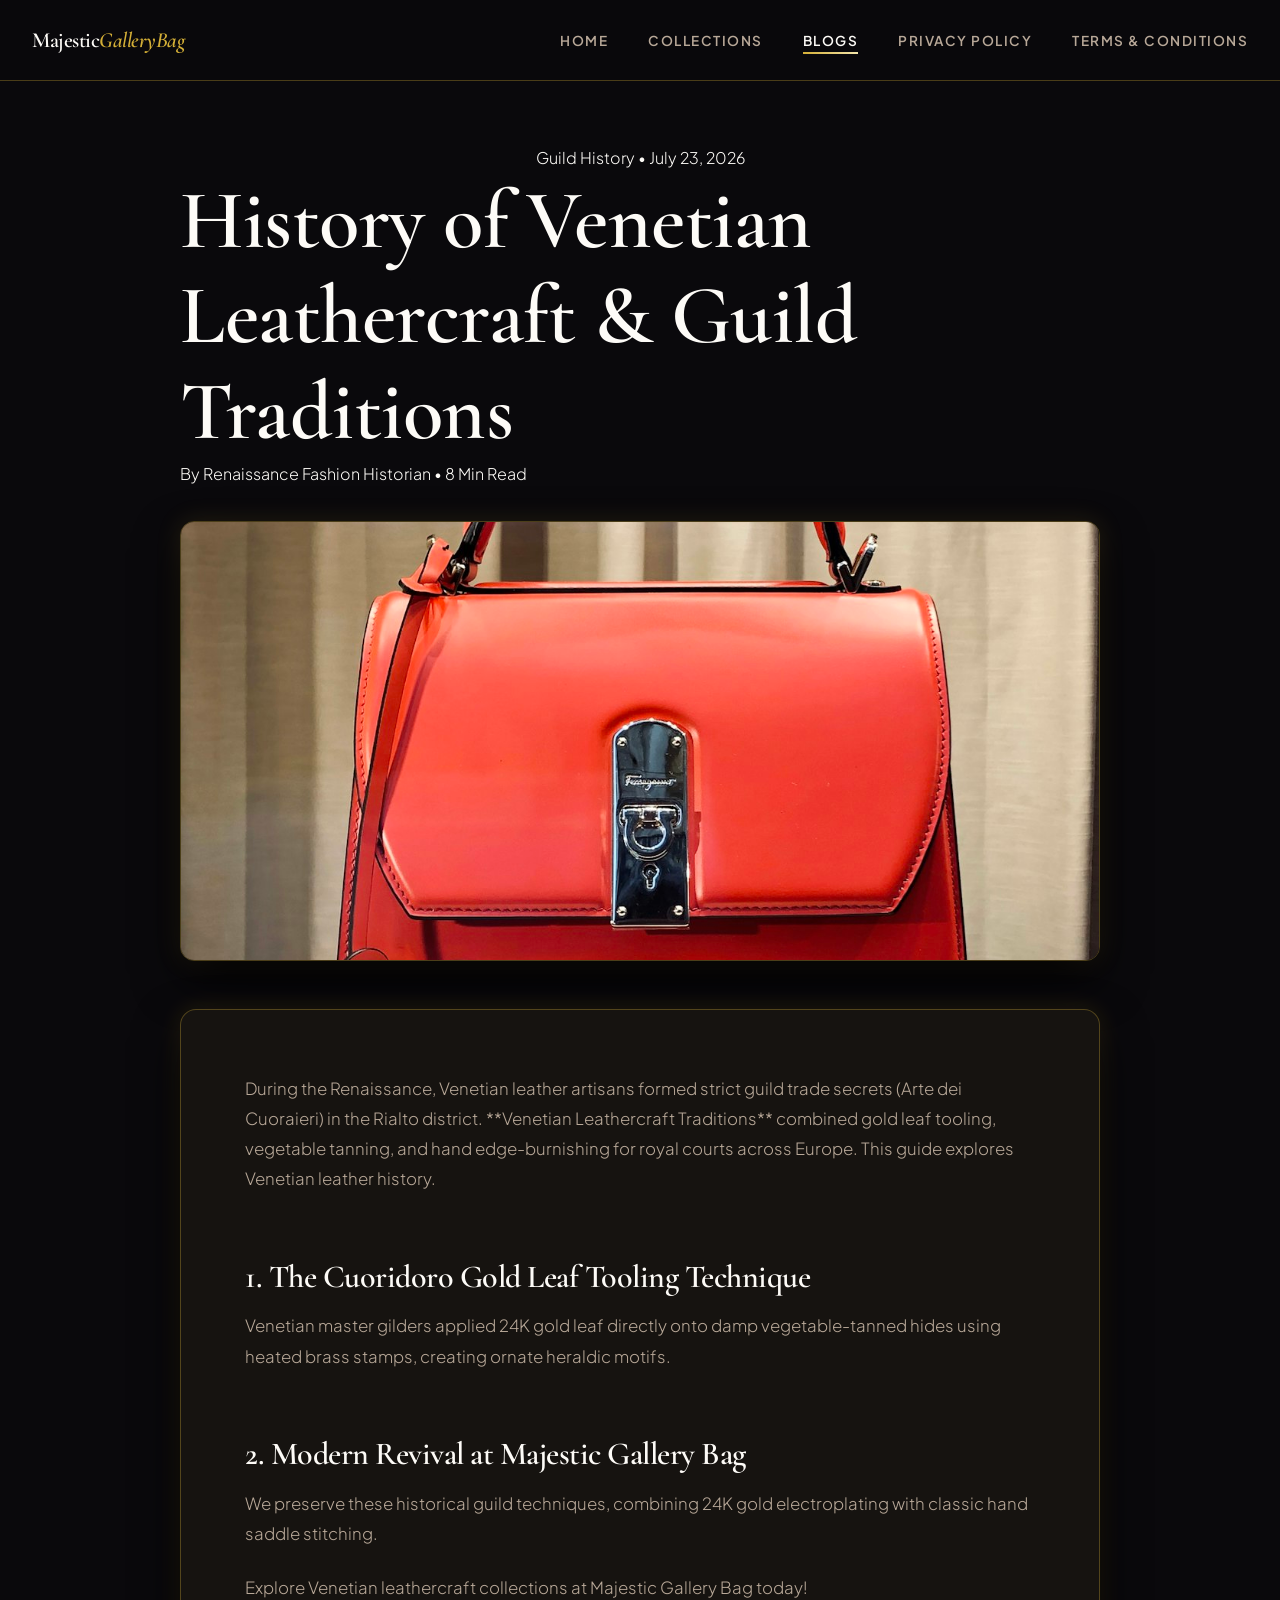
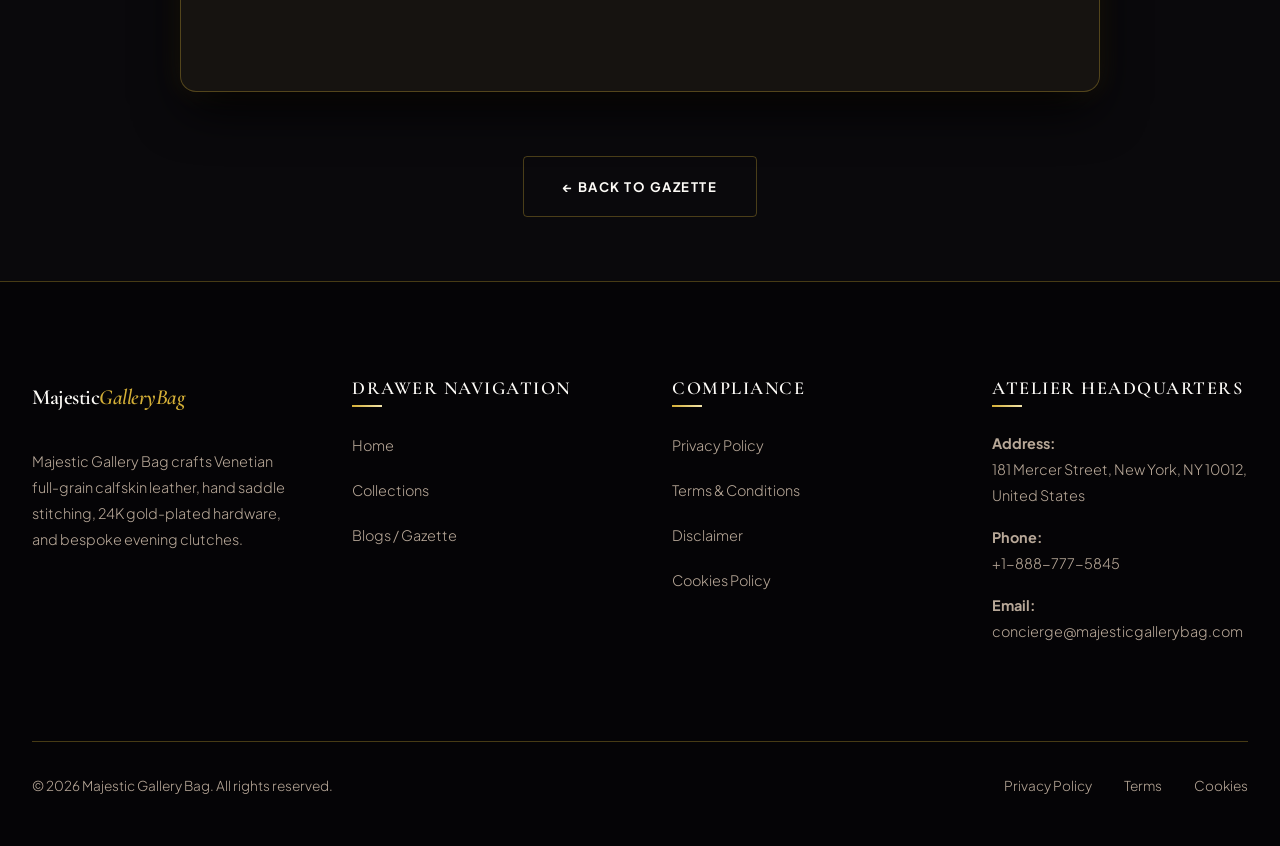
<file: blog/history-of-venetian-leathercraft-and-guild-traditions.html>
<!DOCTYPE html>
<html lang="en">
<head>
    <!-- Google tag (gtag.js) -->
    <script async src="https://www.googletagmanager.com/gtag/js?id=G-0LY0HY7L01"></script>
    <script>
      window.dataLayer = window.dataLayer || [];
      function gtag(){dataLayer.push(arguments);}
      gtag('js', new Date());

      gtag('config', 'G-0LY0HY7L01');
    </script>
    <meta charset="UTF-8">
    <meta name="viewport" content="width=device-width, initial-scale=1.0">
    <meta name="description" content="History of Venetian leathercraft and guild traditions. Learn about medieval Venetian leather guilds, gold leaf stamping, and burnishing secrets.">
    <title>Venetian Leathercraft History | Majestic Gallery Bag</title>
    <link rel="stylesheet" href="../style.css">
</head>
<body>

    <!-- Header Navigation -->
    <header>
        <nav class="navbar">
            <a href="../index.php" class="logo">Majestic<span>GalleryBag</span></a>
            <ul class="nav-links">
                <li><a href="../index.php">Home</a></li>
                <li><a href="../collections.html">Collections</a></li>
                <li><a href="index.html" class="active">Blogs</a></li>
                <li><a href="../privacy-policy.html">Privacy Policy</a></li>
                <li><a href="../terms.html">Terms & Conditions</a></li>
            </ul>
            <button class="menu-btn" aria-label="Toggle Navigation">
                <span></span>
                <span></span>
                <span></span>
            </button>
        </nav>
    </header>

    <!-- Main Content -->
    <main class="blog-page" style="margin: 0 auto;">
        <div class="blog-meta" style="text-align: center;">Guild History &bull; July 23, 2026</div>
        <h1>History of Venetian Leathercraft & Guild Traditions</h1>
        <div class="meta-info">By Renaissance Fashion Historian &bull; 8 Min Read</div>

        <div class="blog-featured-img">
            <img src="../img/hero_bag.jpg" alt="History of Venetian leathercraft and guild traditions" loading="lazy">
        </div>

        <div class="blog-content">
            <p>During the Renaissance, Venetian leather artisans formed strict guild trade secrets (Arte dei Cuoraieri) in the Rialto district. **Venetian Leathercraft Traditions** combined gold leaf tooling, vegetable tanning, and hand edge-burnishing for royal courts across Europe. This guide explores Venetian leather history.</p>

            <h2>1. The Cuoridoro Gold Leaf Tooling Technique</h2>
            <p>Venetian master gilders applied 24K gold leaf directly onto damp vegetable-tanned hides using heated brass stamps, creating ornate heraldic motifs.</p>

            <h2>2. Modern Revival at Majestic Gallery Bag</h2>
            <p>We preserve these historical guild techniques, combining 24K gold electroplating with classic hand saddle stitching.</p>

            <p>Explore Venetian leathercraft collections at Majestic Gallery Bag today!</p>
        </div>
        
        <div style="text-align: center; margin: 4rem 0;">
            <a href="index.html" class="btn btn-secondary">&larr; Back to Gazette</a>
        </div>
    </main>

    <!-- Footer (Sleek Compact Logo: 1.35rem) -->
    <footer>
        <div class="footer-container">
            <div class="footer-col" style="flex: 1.5;">
                <a href="../index.php" class="logo" style="margin-bottom: 2rem; display: inline-block;">Majestic<span>GalleryBag</span></a>
                <p>Majestic Gallery Bag crafts Venetian full-grain calfskin leather, hand saddle stitching, 24K gold-plated hardware, and bespoke evening clutches.</p>
            </div>
            <div class="footer-col">
                <h4>Drawer Navigation</h4>
                <ul>
                    <li><a href="../index.php">Home</a></li>
                    <li><a href="../collections.html">Collections</a></li>
                    <li><a href="index.html">Blogs / Gazette</a></li>
                </ul>
            </div>
            <div class="footer-col">
                <h4>Compliance</h4>
                <ul>
                    <li><a href="../privacy-policy.html">Privacy Policy</a></li>
                    <li><a href="../terms.html">Terms & Conditions</a></li>
                    <li><a href="../disclaimer.html">Disclaimer</a></li>
                    <li><a href="../cookies.html">Cookies Policy</a></li>
                </ul>
            </div>
            <div class="footer-col" style="flex: 1.2;">
                <h4>Atelier Headquarters</h4>
                <p><strong>Address:</strong><br>181 Mercer Street, New York, NY 10012, United States</p>
                <p><strong>Phone:</strong><br>+1-888-777-5845</p>
                <p><strong>Email:</strong><br>concierge@majesticgallerybag.com</p>
            </div>
        </div>
        <div class="footer-bottom">
            <p>&copy; 2026 Majestic Gallery Bag. All rights reserved.</p>
            <div class="footer-bottom-links">
                <a href="../privacy-policy.html">Privacy Policy</a>
                <a href="../terms.html">Terms</a>
                <a href="../cookies.html">Cookies</a>
            </div>
        </div>
    </footer>

    <script src="../script.js"></script>
</body>
</html>
</file>
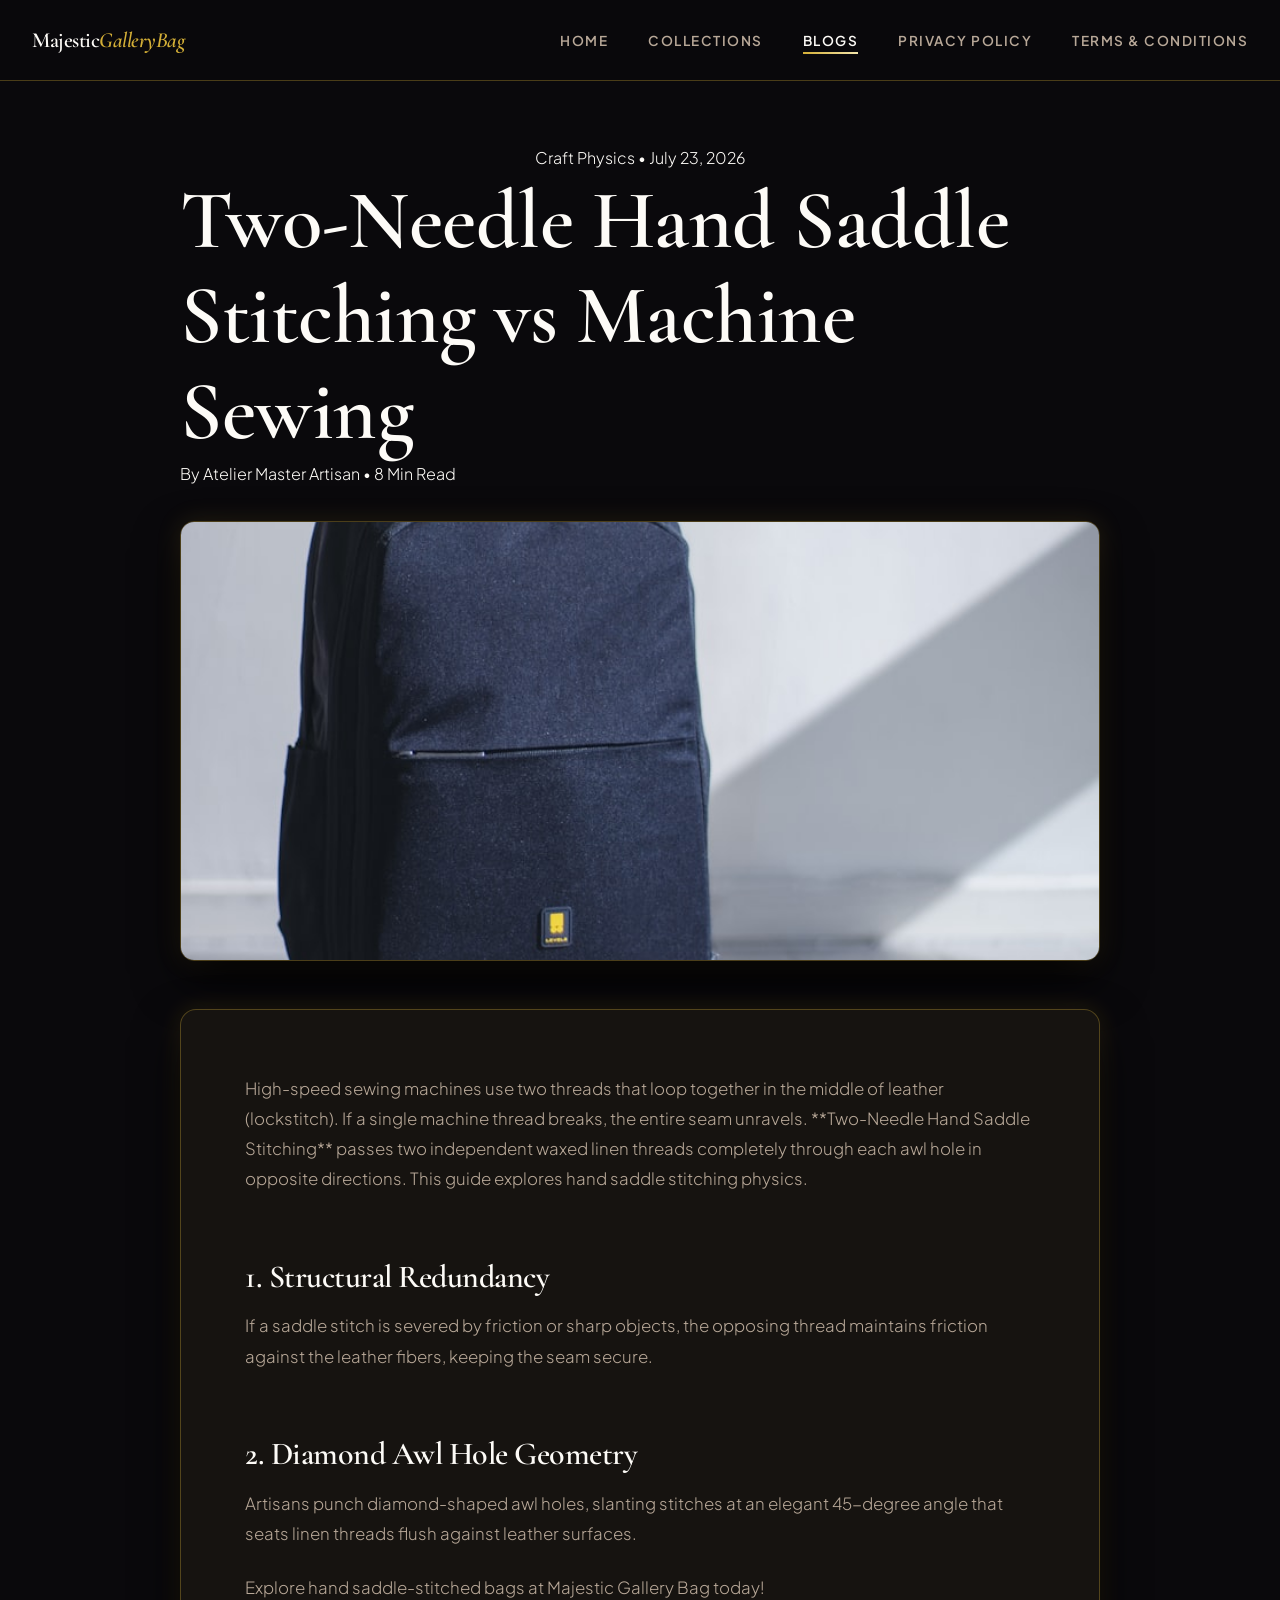
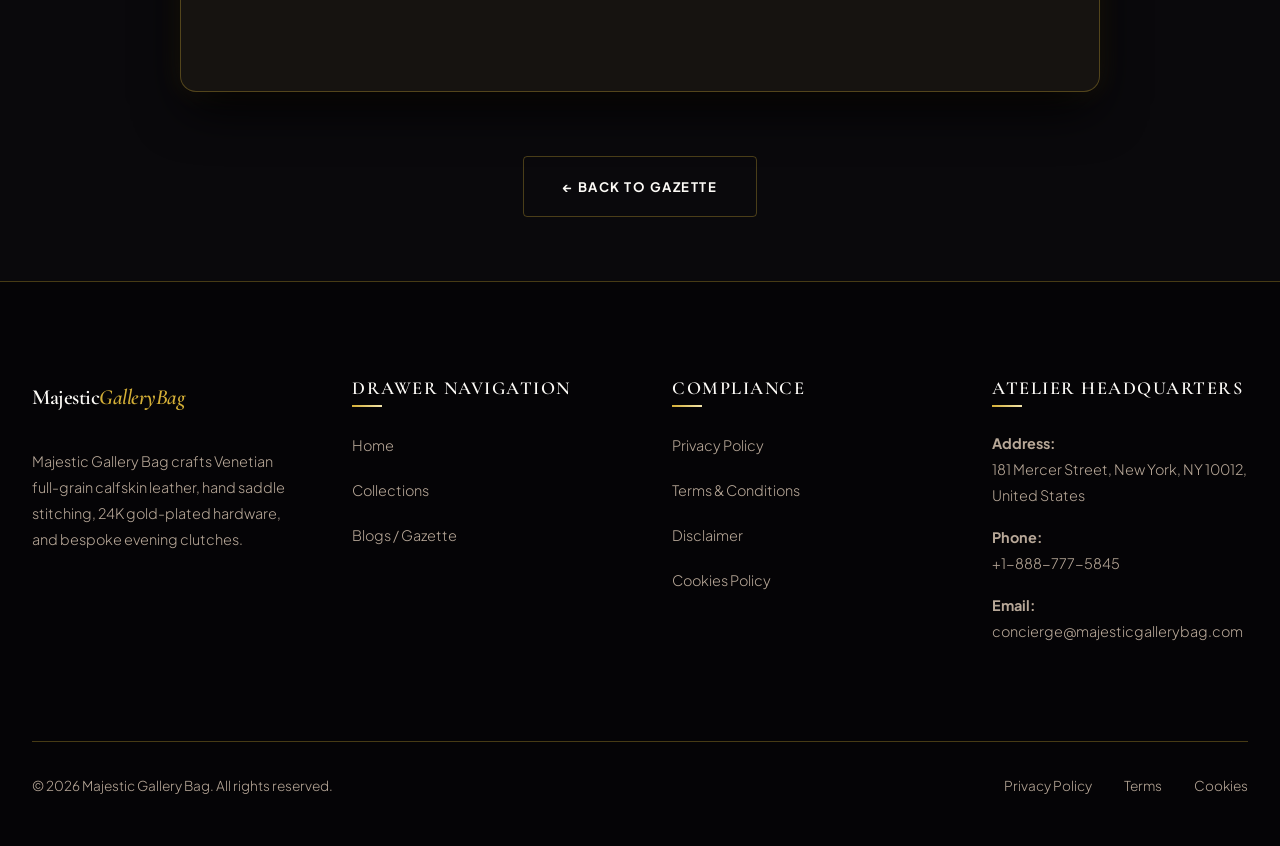
<file: blog/two-needle-hand-saddle-stitching-vs-machine-lockstitch.html>
<!DOCTYPE html>
<html lang="en">
<head>
    <!-- Google tag (gtag.js) -->
    <script async src="https://www.googletagmanager.com/gtag/js?id=G-0LY0HY7L01"></script>
    <script>
      window.dataLayer = window.dataLayer || [];
      function gtag(){dataLayer.push(arguments);}
      gtag('js', new Date());

      gtag('config', 'G-0LY0HY7L01');
    </script>
    <meta charset="UTF-8">
    <meta name="viewport" content="width=device-width, initial-scale=1.0">
    <meta name="description" content="Two-needle hand saddle stitching vs machine lockstitch strength. Learn why traditional hand saddle stitching outlasts machine sewing.">
    <title>Hand Saddle Stitching Physics | Majestic Gallery Bag</title>
    <link rel="stylesheet" href="../style.css">
</head>
<body>

    <!-- Header Navigation -->
    <header>
        <nav class="navbar">
            <a href="../index.php" class="logo">Majestic<span>GalleryBag</span></a>
            <ul class="nav-links">
                <li><a href="../index.php">Home</a></li>
                <li><a href="../collections.html">Collections</a></li>
                <li><a href="index.html" class="active">Blogs</a></li>
                <li><a href="../privacy-policy.html">Privacy Policy</a></li>
                <li><a href="../terms.html">Terms & Conditions</a></li>
            </ul>
            <button class="menu-btn" aria-label="Toggle Navigation">
                <span></span>
                <span></span>
                <span></span>
            </button>
        </nav>
    </header>

    <!-- Main Content -->
    <main class="blog-page" style="margin: 0 auto;">
        <div class="blog-meta" style="text-align: center;">Craft Physics &bull; July 23, 2026</div>
        <h1>Two-Needle Hand Saddle Stitching vs Machine Sewing</h1>
        <div class="meta-info">By Atelier Master Artisan &bull; 8 Min Read</div>

        <div class="blog-featured-img">
            <img src="../img/craft.jpg" alt="Two-needle hand saddle stitching vs machine lockstitch strength" loading="lazy">
        </div>

        <div class="blog-content">
            <p>High-speed sewing machines use two threads that loop together in the middle of leather (lockstitch). If a single machine thread breaks, the entire seam unravels. **Two-Needle Hand Saddle Stitching** passes two independent waxed linen threads completely through each awl hole in opposite directions. This guide explores hand saddle stitching physics.</p>

            <h2>1. Structural Redundancy</h2>
            <p>If a saddle stitch is severed by friction or sharp objects, the opposing thread maintains friction against the leather fibers, keeping the seam secure.</p>

            <h2>2. Diamond Awl Hole Geometry</h2>
            <p>Artisans punch diamond-shaped awl holes, slanting stitches at an elegant 45-degree angle that seats linen threads flush against leather surfaces.</p>

            <p>Explore hand saddle-stitched bags at Majestic Gallery Bag today!</p>
        </div>
        
        <div style="text-align: center; margin: 4rem 0;">
            <a href="index.html" class="btn btn-secondary">&larr; Back to Gazette</a>
        </div>
    </main>

    <!-- Footer (Sleek Compact Logo: 1.35rem) -->
    <footer>
        <div class="footer-container">
            <div class="footer-col" style="flex: 1.5;">
                <a href="../index.php" class="logo" style="margin-bottom: 2rem; display: inline-block;">Majestic<span>GalleryBag</span></a>
                <p>Majestic Gallery Bag crafts Venetian full-grain calfskin leather, hand saddle stitching, 24K gold-plated hardware, and bespoke evening clutches.</p>
            </div>
            <div class="footer-col">
                <h4>Drawer Navigation</h4>
                <ul>
                    <li><a href="../index.php">Home</a></li>
                    <li><a href="../collections.html">Collections</a></li>
                    <li><a href="index.html">Blogs / Gazette</a></li>
                </ul>
            </div>
            <div class="footer-col">
                <h4>Compliance</h4>
                <ul>
                    <li><a href="../privacy-policy.html">Privacy Policy</a></li>
                    <li><a href="../terms.html">Terms & Conditions</a></li>
                    <li><a href="../disclaimer.html">Disclaimer</a></li>
                    <li><a href="../cookies.html">Cookies Policy</a></li>
                </ul>
            </div>
            <div class="footer-col" style="flex: 1.2;">
                <h4>Atelier Headquarters</h4>
                <p><strong>Address:</strong><br>181 Mercer Street, New York, NY 10012, United States</p>
                <p><strong>Phone:</strong><br>+1-888-777-5845</p>
                <p><strong>Email:</strong><br>concierge@majesticgallerybag.com</p>
            </div>
        </div>
        <div class="footer-bottom">
            <p>&copy; 2026 Majestic Gallery Bag. All rights reserved.</p>
            <div class="footer-bottom-links">
                <a href="../privacy-policy.html">Privacy Policy</a>
                <a href="../terms.html">Terms</a>
                <a href="../cookies.html">Cookies</a>
            </div>
        </div>
    </footer>

    <script src="../script.js"></script>
</body>
</html>
</file>
<file: style.css>
/* ==========================================
   MAJESTIC GALLERY BAG - GLOBAL STYLESHEET
   Style: Imperial Venetian Gold & Deep Obsidian Velvet Theme
   ========================================== */

/* Typography Import */
@import url('https://fonts.googleapis.com/css2?family=Cormorant+Garamond:ital,wght@0,500;0,600;0,700;1,600&family=Plus+Jakarta+Sans:wght@300;400;500;600;700&display=swap');

:root {
    /* Color Palette */
    --color-bg: #0A090C;                  /* Deep Obsidian Night Canvas */
    --color-card-bg: rgba(24, 21, 18, 0.94);/* Translucent Venetian Gold Glass */
    --color-fg: #FDFBF7;                  /* Ultra-Bright Platinum Text */
    --color-fg-muted: #B8A898;            /* Soft Venetian Slate Gold */
    --color-primary: #D4AF37;             /* Imperial Warm Amber Gold Highlight */
    --color-secondary: #181512;           /* Deep Venetian Rich Gold Container */
    --color-accent: #D4AF37;              /* Imperial Gold CTA & Badges */
    --color-accent-hover: #B59020;        /* Deep Imperial Amber Hover */
    --color-champagne: #F3E5AB;           /* Radiant Champagne Gold Glow */
    --color-burgundy: #800020;            /* Deep Venetian Burgundy Accent */
    --color-border: rgba(212, 175, 55, 0.32);/* Venetian Gold Neon Line */
    
    /* Font Families */
    --font-heading: 'Cormorant Garamond', serif;
    --font-body: 'Plus Jakarta Sans', sans-serif;
    
    /* Transitions & Shadows */
    --transition-slow: all 0.5s cubic-bezier(0.16, 1, 0.3, 1);
    --transition-fast: all 0.2s cubic-bezier(0.2, 0.8, 0.2, 1);
    
    --card-shadow: 0 20px 50px -5px rgba(0, 0, 0, 0.95), 0 0 25px rgba(212, 175, 55, 0.15);
    --card-shadow-hover: 0 30px 70px -5px rgba(0, 0, 0, 0.99), 0 0 45px rgba(212, 175, 55, 0.38), 0 0 20px rgba(243, 229, 171, 0.25);
}

/* Reset Styles */
*, *::before, *::after {
    box-sizing: border-box;
    margin: 0;
    padding: 0;
}

html {
    scroll-behavior: smooth;
    font-size: 16px;
    background-color: var(--color-bg);
    color: var(--color-fg);
}

body {
    font-family: var(--font-body);
    line-height: 1.8;
    font-weight: 300;
    overflow-x: hidden;
    background-color: var(--color-bg);
}

/* Scrollbar */
::-webkit-scrollbar {
    width: 6px;
}
::-webkit-scrollbar-track {
    background: var(--color-bg);
}
::-webkit-scrollbar-thumb {
    background: linear-gradient(180deg, var(--color-primary), var(--color-champagne));
    border-radius: 3px;
}

/* Headings */
h1, h2, h3, h4, h5, h6 {
    font-family: var(--font-heading);
    font-weight: 600;
    line-height: 1.15;
    color: var(--color-fg);
    letter-spacing: -0.5px;
}

h1 {
    font-size: clamp(3.4rem, 7.5vw, 5.2rem);
}

h2 {
    font-size: clamp(2.3rem, 5vw, 3.5rem);
    margin-bottom: 2rem;
    position: relative;
    display: inline-block;
}

h2::after {
    content: '';
    position: absolute;
    bottom: -8px;
    left: 0;
    width: 50px;
    height: 3px;
    background: linear-gradient(90deg, var(--color-primary), var(--color-champagne));
    border-radius: 3px;
}

h3 {
    font-size: 1.65rem;
    margin-bottom: 0.8rem;
}

a {
    color: inherit;
    text-decoration: none;
    transition: var(--transition-fast);
}

/* Scroll Reveal */
.reveal-item {
    opacity: 0;
    transform: translateY(30px);
    transition: opacity 0.8s cubic-bezier(0.16, 1, 0.3, 1), transform 0.8s cubic-bezier(0.16, 1, 0.3, 1);
}

.reveal-item.revealed {
    opacity: 1;
    transform: translateY(0);
}

/* Luxury Venetian Gold Glass Card */
.luxury-card {
    background-color: var(--color-card-bg);
    backdrop-filter: blur(20px);
    -webkit-backdrop-filter: blur(20px);
    border: 1px solid var(--color-border);
    border-radius: 16px;
    padding: 2.5rem;
    box-shadow: var(--card-shadow);
    transition: var(--transition-slow);
    position: relative;
    overflow: hidden;
    display: flex;
    flex-direction: column;
}

.luxury-card::before {
    content: '';
    position: absolute;
    top: 0;
    left: 0;
    width: 100%;
    height: 100%;
    background: linear-gradient(135deg, rgba(212, 175, 55, 0.1) 0%, rgba(243, 229, 171, 0.05) 100%);
    opacity: 0;
    transition: var(--transition-slow);
    pointer-events: none;
}

.luxury-card:hover {
    transform: translateY(-8px);
    box-shadow: var(--card-shadow-hover);
    border-color: rgba(212, 175, 55, 0.65);
}

.luxury-card:hover::before {
    opacity: 1;
}

/* Header & Navigation (Sleek Compact Logo: 1.35rem) */
header {
    position: fixed;
    top: 0;
    left: 0;
    width: 100%;
    z-index: 1000;
    background: rgba(10, 9, 12, 0.95);
    backdrop-filter: blur(24px);
    -webkit-backdrop-filter: blur(24px);
    border-bottom: 1px solid var(--color-border);
    transition: var(--transition-slow);
}

.navbar {
    display: flex;
    justify-content: space-between;
    align-items: center;
    max-width: 1280px;
    margin: 0 auto;
    padding: 1.3rem 2rem;
}

.logo {
    font-family: var(--font-heading);
    font-size: 1.35rem; /* Sleek compact header/footer logo as requested */
    font-weight: 600;
    color: var(--color-fg);
    letter-spacing: -0.5px;
}

.logo span {
    color: var(--color-primary);
    font-style: italic;
}

.nav-links {
    display: flex;
    list-style: none;
    gap: 2.5rem;
    align-items: center;
}

.nav-links a {
    font-size: 0.85rem;
    font-weight: 600;
    letter-spacing: 1.5px;
    text-transform: uppercase;
    color: var(--color-fg-muted);
    position: relative;
    padding: 0.3rem 0;
}

.nav-links a:hover,
.nav-links a.active {
    color: var(--color-fg);
}

.nav-links a::after {
    content: '';
    position: absolute;
    bottom: 0;
    left: 0;
    width: 0;
    height: 2px;
    background: linear-gradient(90deg, var(--color-primary), var(--color-champagne));
    transition: var(--transition-fast);
}

.nav-links a:hover::after,
.nav-links a.active::after {
    width: 100%;
}

/* CTA Buttons */
.btn {
    display: inline-block;
    padding: 1.1rem 2.4rem;
    font-size: 0.82rem;
    font-weight: 700;
    letter-spacing: 1.5px;
    text-transform: uppercase;
    border-radius: 4px;
    border: 1px solid transparent;
    cursor: pointer;
    transition: var(--transition-fast);
    text-align: center;
    font-family: var(--font-body);
}

.btn-primary {
    background: linear-gradient(135deg, var(--color-primary) 0%, #B59020 100%);
    color: #0A090C;
    box-shadow: 0 4px 20px rgba(212, 175, 55, 0.45);
}

.btn-primary:hover {
    background: linear-gradient(135deg, var(--color-accent-hover) 0%, #D4AF37 100%);
    transform: translateY(-2px);
    box-shadow: 0 6px 25px rgba(212, 175, 55, 0.65), 0 0 15px rgba(243, 229, 171, 0.3);
}

.btn-secondary {
    background-color: transparent;
    color: var(--color-fg);
    border-color: var(--color-border);
}

.btn-secondary:hover {
    background-color: rgba(212, 175, 55, 0.12);
    border-color: var(--color-primary);
    transform: translateY(-2px);
}

/* Mobile Menu Button */
.menu-btn {
    display: none;
    flex-direction: column;
    justify-content: space-between;
    width: 22px;
    height: 14px;
    background: transparent;
    border: none;
    cursor: pointer;
    z-index: 1001;
}

.menu-btn span {
    width: 100%;
    height: 2px;
    background-color: var(--color-fg);
    transition: var(--transition-fast);
}

/* Section Container */
section {
    padding: 8rem 2rem;
    max-width: 1280px;
    margin: 0 auto;
}

.section-title {
    text-align: left;
    margin-bottom: 4rem;
}

.section-title p {
    color: var(--color-fg-muted);
    font-size: 1.05rem;
    margin-top: 0.5rem;
}

/* ====================================================
   MAJESTIC IMPERIAL LEATHER GALLERY HERO SECTION
   ==================================================== */
.hero-bag-section {
    position: relative;
    width: 100%;
    min-height: 95vh;
    display: flex;
    align-items: center;
    padding: 9.5rem 2rem 5rem;
    background: radial-gradient(circle at 65% 40%, rgba(212, 175, 55, 0.18) 0%, rgba(10, 9, 12, 0.98) 75%);
    border-bottom: 1px solid var(--color-border);
}

.hero-bag-container {
    max-width: 1280px;
    width: 100%;
    margin: 0 auto;
    display: flex;
    align-items: center;
    gap: 4rem;
    flex-wrap: wrap;
}

.hero-bag-text {
    flex: 1.2;
    min-width: 320px;
}

.hero-bag-image {
    flex: 1;
    min-width: 320px;
    position: relative;
}

.hero-bag-img-wrapper {
    width: 100%;
    height: 530px;
    border-radius: 20px;
    overflow: hidden;
    border: 1px solid var(--color-border);
    box-shadow: 0 35px 90px rgba(0, 0, 0, 0.98), 0 0 45px rgba(212, 175, 55, 0.25);
}

.hero-bag-img-wrapper img {
    width: 100%;
    height: 100%;
    object-fit: cover;
}

.floating-badge {
    position: absolute;
    bottom: -1.5rem;
    left: -1.5rem;
    background-color: var(--color-card-bg);
    backdrop-filter: blur(20px);
    -webkit-backdrop-filter: blur(20px);
    border: 1px solid var(--color-border);
    border-radius: 14px;
    padding: 1.2rem 1.8rem;
    box-shadow: var(--card-shadow);
    display: flex;
    align-items: center;
    gap: 1rem;
    z-index: 3;
}

.floating-badge-icon {
    width: 44px;
    height: 44px;
    border-radius: 50%;
    background: linear-gradient(135deg, var(--color-primary), var(--color-champagne));
    color: #0A090C;
    display: flex;
    align-items: center;
    justify-content: center;
    font-weight: 800;
    font-size: 1.2rem;
}

.gradient-text {
    background: linear-gradient(135deg, #FFFFFF 0%, #D4AF37 50%, var(--color-champagne) 100%);
    -webkit-background-clip: text;
    -webkit-text-fill-color: transparent;
}

.hero-badge {
    display: inline-block;
    padding: 0.4rem 1.2rem;
    font-size: 0.7rem;
    font-weight: 700;
    letter-spacing: 2.5px;
    text-transform: uppercase;
    color: var(--color-champagne);
    background-color: rgba(243, 229, 171, 0.1);
    border: 1px solid rgba(243, 229, 171, 0.3);
    border-radius: 30px;
    margin-bottom: 1.5rem;
}

.hero-desc {
    color: var(--color-fg-muted);
    font-size: 1.15rem;
    margin-bottom: 2.5rem;
    line-height: 1.8;
}

.hero-btns {
    display: flex;
    gap: 1.5rem;
}

/* Horizontal Continuous Venetian Gold Marquee Ticker */
.marquee-band {
    background: linear-gradient(90deg, var(--color-primary), #B59020, var(--color-champagne));
    color: #0A090C;
    overflow: hidden;
    white-space: nowrap;
    padding: 0.85rem 0;
    font-family: var(--font-heading);
    font-weight: 600;
    font-size: 1.05rem;
    letter-spacing: 2px;
    text-transform: uppercase;
}

.marquee-content {
    display: inline-block;
    animation: marquee 25s linear infinite;
}

@keyframes marquee {
    0% { transform: translateX(0%); }
    100% { transform: translateX(-50%); }
}

/* Product Cards */
.product-grid {
    display: grid;
    grid-template-columns: repeat(auto-fit, minmax(340px, 1fr));
    gap: 3rem;
}

.product-img-wrapper {
    width: 100%;
    height: 270px;
    overflow: hidden;
    border-radius: 10px;
    margin-bottom: 1.8rem;
    position: relative;
    border: 1px solid var(--color-border);
    flex-shrink: 0;
}

.product-img-wrapper img {
    width: 100%;
    height: 100%;
    object-fit: cover;
    display: block;
    transition: var(--transition-slow);
}

.luxury-card:hover .product-img-wrapper img {
    transform: scale(1.06);
}

.price-badge {
    position: absolute;
    top: 1.2rem;
    right: 1.2rem;
    padding: 0.4rem 1rem;
    background: linear-gradient(135deg, var(--color-primary), #B59020);
    color: #0A090C;
    font-family: var(--font-heading);
    font-weight: 600;
    font-size: 1.3rem;
    border-radius: 4px;
    box-shadow: 0 4px 15px rgba(0, 0, 0, 0.8);
    z-index: 2;
}

.category-tag {
    position: absolute;
    top: 1.2rem;
    left: 1.2rem;
    padding: 0.3rem 0.8rem;
    background-color: rgba(10, 9, 12, 0.92);
    color: var(--color-champagne);
    font-size: 0.65rem;
    font-weight: 700;
    letter-spacing: 1.5px;
    text-transform: uppercase;
    border-radius: 4px;
    border: 1px solid var(--color-border);
    z-index: 2;
}

.rating-stars {
    color: var(--color-primary);
    font-size: 0.85rem;
    margin-bottom: 0.5rem;
}

.product-footer {
    display: flex;
    justify-content: space-between;
    align-items: center;
    margin-top: 1.8rem;
    padding-top: 1.2rem;
    border-top: 1px solid rgba(212, 175, 55, 0.15);
}

/* Manifesto Box */
.manifesto-box {
    background-color: var(--color-card-bg);
    backdrop-filter: blur(20px);
    -webkit-backdrop-filter: blur(20px);
    border: 1px solid var(--color-border);
    border-radius: 20px;
    padding: 4rem 3.5rem;
    box-shadow: var(--card-shadow);
}

/* Testimonials */
.testimonials-grid {
    display: grid;
    grid-template-columns: repeat(auto-fit, minmax(320px, 1fr));
    gap: 2.5rem;
}

.testimonial-card {
    padding: 3rem 2.5rem;
    border-radius: 16px;
}

.quote-icon {
    font-family: var(--font-heading);
    font-size: 4rem;
    line-height: 1;
    color: var(--color-primary);
    opacity: 0.35;
    margin-bottom: -1.5rem;
}

.guest-profile {
    display: flex;
    align-items: center;
    gap: 1rem;
    margin-top: 2rem;
}

.guest-avatar {
    width: 48px;
    height: 48px;
    border-radius: 50%;
    background: linear-gradient(135deg, var(--color-primary), var(--color-champagne));
    display: flex;
    align-items: center;
    justify-content: center;
    font-weight: 700;
    color: #0A090C;
}

/* FAQ Accordion */
.faq-container {
    max-width: 900px;
    margin: 0 auto;
    display: flex;
    flex-direction: column;
    gap: 1.5rem;
}

.faq-item {
    background-color: var(--color-card-bg);
    backdrop-filter: blur(16px);
    -webkit-backdrop-filter: blur(16px);
    border: 1px solid var(--color-border);
    border-radius: 12px;
    overflow: hidden;
    transition: var(--transition-fast);
}

.faq-question {
    padding: 1.8rem 2.2rem;
    display: flex;
    justify-content: space-between;
    align-items: center;
    cursor: pointer;
    user-select: none;
}

.faq-question h3 {
    font-size: 1.35rem;
    margin: 0;
    color: var(--color-fg);
}

.faq-icon {
    font-size: 1.4rem;
    color: var(--color-primary);
    transition: transform 0.3s ease;
}

.faq-answer {
    max-height: 0;
    overflow: hidden;
    padding: 0 2.2rem;
    transition: max-height 0.4s ease, padding 0.4s ease;
}

.faq-answer p {
    color: var(--color-fg-muted);
    font-size: 1rem;
    line-height: 1.8;
    margin-bottom: 1.8rem;
}

.faq-item.active {
    border-color: rgba(212, 175, 55, 0.6);
    box-shadow: var(--card-shadow);
}

.faq-item.active .faq-icon {
    transform: rotate(45deg);
}

.faq-item.active .faq-answer {
    max-height: 300px;
}

/* Journal Grid & Clearance */
.features-grid, .blog-grid {
    display: grid;
    grid-template-columns: repeat(auto-fit, minmax(340px, 1fr));
    gap: 3rem;
}

.feature-img-wrapper {
    width: 100%;
    height: 240px;
    overflow: hidden;
    border-radius: 10px;
    margin-bottom: 1.5rem;
    position: relative;
    display: block;
    border: 1px solid var(--color-border);
    flex-shrink: 0;
}

.feature-img-wrapper img {
    width: 100%;
    height: 100%;
    object-fit: cover;
    display: block;
    transition: var(--transition-slow);
}

.feature-content {
    position: relative;
    display: flex;
    flex-direction: column;
    flex: 1;
    z-index: 2;
}

.blog-tag {
    font-size: 0.7rem;
    font-weight: 700;
    letter-spacing: 1.5px;
    text-transform: uppercase;
    color: var(--color-primary);
    margin-bottom: 0.6rem;
    display: inline-block;
}

.blog-excerpt {
    color: var(--color-fg-muted);
    font-size: 0.95rem;
    line-height: 1.8;
    margin-bottom: 1.8rem;
}

.blog-link {
    font-size: 0.8rem;
    font-weight: 700;
    letter-spacing: 1.5px;
    text-transform: uppercase;
    color: var(--color-fg);
    display: inline-flex;
    align-items: center;
    gap: 0.5rem;
    margin-top: auto;
}

.blog-link:hover {
    color: var(--color-primary);
    gap: 0.8rem;
}

/* Single Blog Page */
.compliance-page, .blog-page {
    padding-top: 9rem;
    max-width: 920px;
    margin: 0 auto;
}

.blog-featured-img {
    width: 100%;
    height: 440px;
    overflow: hidden;
    border-radius: 14px;
    margin-top: 2rem;
    margin-bottom: 3rem;
    position: relative;
    display: block;
    border: 1px solid var(--color-border);
    box-shadow: var(--card-shadow);
    clear: both;
}

.blog-featured-img img {
    width: 100%;
    height: 100%;
    object-fit: cover;
    display: block;
}

.legal-content, .blog-content {
    background-color: var(--color-card-bg);
    backdrop-filter: blur(16px);
    -webkit-backdrop-filter: blur(16px);
    border: 1px solid var(--color-border);
    border-radius: 16px;
    padding: 4rem;
    box-shadow: var(--card-shadow);
    position: relative;
    display: block;
    clear: both;
}

.legal-content h2, .blog-content h2 {
    font-size: 2rem;
    margin: 2.5rem 0 1rem;
}

.legal-content h2::after, .blog-content h2::after {
    display: none;
}

.legal-content p, .blog-content p {
    color: var(--color-fg-muted);
    margin-bottom: 1.5rem;
    font-size: 1.05rem;
    line-height: 1.8;
}

.legal-content ul, .blog-content ul {
    margin-left: 2rem;
    margin-bottom: 1.5rem;
    color: var(--color-fg-muted);
}

.legal-content li, .blog-content li {
    margin-bottom: 0.6rem;
    font-size: 1.05rem;
}

/* Newsletter Section */
.newsletter-section {
    padding: 7rem 2rem;
    text-align: center;
}

.newsletter-box {
    max-width: 850px;
    margin: 0 auto;
    padding: 5rem 3.5rem;
    border-radius: 20px;
}

.newsletter-box p {
    font-size: 1.1rem;
    color: var(--color-fg-muted);
    margin-bottom: 2.5rem;
    max-width: 580px;
    margin-left: auto;
    margin-right: auto;
}

.newsletter-form {
    display: flex;
    gap: 1rem;
    max-width: 500px;
    margin: 0 auto;
}

.newsletter-input {
    flex: 1;
    padding: 1rem 1.5rem;
    border: 1px solid var(--color-border);
    background-color: rgba(10, 9, 12, 0.96);
    color: var(--color-fg);
    font-family: var(--font-body);
    font-size: 0.9rem;
    outline: none;
    border-radius: 4px;
    transition: var(--transition-fast);
}

.newsletter-input:focus {
    border-color: var(--color-accent);
    box-shadow: 0 0 0 3px rgba(212, 175, 55, 0.2);
}

/* Footer Section (Sleek Compact Logo: 1.35rem) */
footer {
    background-color: #050406;
    border-top: 1px solid var(--color-border);
    padding: 6rem 2rem 3rem;
}

.footer-container {
    max-width: 1280px;
    margin: 0 auto;
    display: grid;
    grid-template-columns: repeat(auto-fit, minmax(220px, 1fr));
    gap: 4rem;
    margin-bottom: 5rem;
}

.footer-col h4 {
    font-family: var(--font-heading);
    font-size: 1.15rem;
    letter-spacing: 1.5px;
    text-transform: uppercase;
    margin-bottom: 2rem;
    position: relative;
    font-weight: 600;
    color: var(--color-fg);
}

.footer-col h4::after {
    content: '';
    position: absolute;
    bottom: -8px;
    left: 0;
    width: 30px;
    height: 2px;
    background: linear-gradient(90deg, var(--color-primary), var(--color-champagne));
}

.footer-col p {
    color: var(--color-fg-muted);
    font-size: 0.9rem;
    margin-bottom: 1rem;
    line-height: 1.8;
}

.footer-col ul {
    list-style: none;
}

.footer-col ul li {
    margin-bottom: 1rem;
}

.footer-col ul li a {
    color: var(--color-fg-muted);
    font-size: 0.9rem;
    transition: var(--transition-fast);
}

.footer-col ul li a:hover {
    color: var(--color-fg);
    padding-left: 5px;
}

.footer-bottom {
    max-width: 1280px;
    margin: 0 auto;
    padding-top: 2rem;
    border-top: 1px solid var(--color-border);
    display: flex;
    justify-content: space-between;
    align-items: center;
    flex-wrap: wrap;
    gap: 1.5rem;
    color: var(--color-fg-muted);
    font-size: 0.85rem;
}

.footer-bottom-links {
    display: flex;
    gap: 2rem;
}

.footer-bottom-links a:hover {
    color: var(--color-fg);
}

/* Cookie Consent Banner */
.cookie-banner {
    position: fixed;
    bottom: 2rem;
    right: 2rem;
    max-width: 400px;
    z-index: 10000;
    background-color: rgba(10, 9, 12, 0.96);
    backdrop-filter: blur(24px);
    -webkit-backdrop-filter: blur(24px);
    border: 1px solid var(--color-border);
    border-radius: 12px;
    box-shadow: 0 20px 50px rgba(0, 0, 0, 0.95);
    padding: 2.5rem;
    transform: translateY(150%);
    transition: transform 0.6s cubic-bezier(0.16, 1, 0.3, 1);
    display: none;
}

.cookie-banner.show {
    display: block;
    transform: translateY(0);
}

.cookie-title {
    font-size: 1.2rem;
    margin-bottom: 0.8rem;
    color: var(--color-fg);
}

.cookie-text {
    font-size: 0.85rem;
    color: var(--color-fg-muted);
    margin-bottom: 2rem;
    line-height: 1.7;
}

.cookie-btns {
    display: flex;
    gap: 1rem;
}

.cookie-btns .btn {
    flex: 1;
    padding: 0.8rem 1.2rem;
    font-size: 0.75rem;
    border-radius: 4px;
}

/* Blockquote */
blockquote {
    border-left: 3px solid var(--color-primary);
    padding: 1.5rem 2.5rem;
    margin: 3rem 0;
    font-family: var(--font-heading);
    font-size: 1.65rem;
    font-style: italic;
    color: var(--color-fg);
    background: rgba(212, 175, 55, 0.06);
    border-radius: 0 10px 10px 0;
    border: 1px solid rgba(212, 175, 55, 0.12);
}

/* Responsive Media Queries */
@media (max-width: 768px) {
    section {
        padding: 5rem 1.5rem;
    }
    
    .hero-bag-container {
        flex-direction: column;
        gap: 2.5rem;
    }
    
    .hero-btns {
        flex-direction: column;
    }
    
    .nav-links {
        display: none;
        flex-direction: column;
        position: fixed;
        top: 75px;
        left: 0;
        width: 100%;
        background-color: rgba(10, 9, 12, 0.96);
        backdrop-filter: blur(20px);
        -webkit-backdrop-filter: blur(20px);
        padding: 3rem 0;
        border-bottom: 1px solid var(--color-border);
        box-shadow: 0 15px 30px rgba(0, 0, 0, 0.95);
        gap: 2rem;
    }
    
    .nav-links.active {
        display: flex;
    }
    
    .menu-btn {
        display: flex;
    }
    
    .menu-btn.active span:nth-child(1) {
        transform: rotate(45deg) translate(4px, 4px);
    }
    .menu-btn.active span:nth-child(2) {
        opacity: 0;
    }
    .menu-btn.active span:nth-child(3) {
        transform: rotate(-45deg) translate(4px, -4px);
    }
    
    .footer-container {
        grid-template-columns: 1fr;
        gap: 2.5rem;
    }
    
    .footer-bottom {
        flex-direction: column;
        text-align: center;
    }
    
    .legal-content, .blog-content {
        padding: 2.5rem 1.5rem;
    }
    
    .cookie-banner {
        left: 1rem;
        right: 1rem;
        bottom: 1rem;
        max-width: none;
        padding: 2rem;
    }
}
</file>
